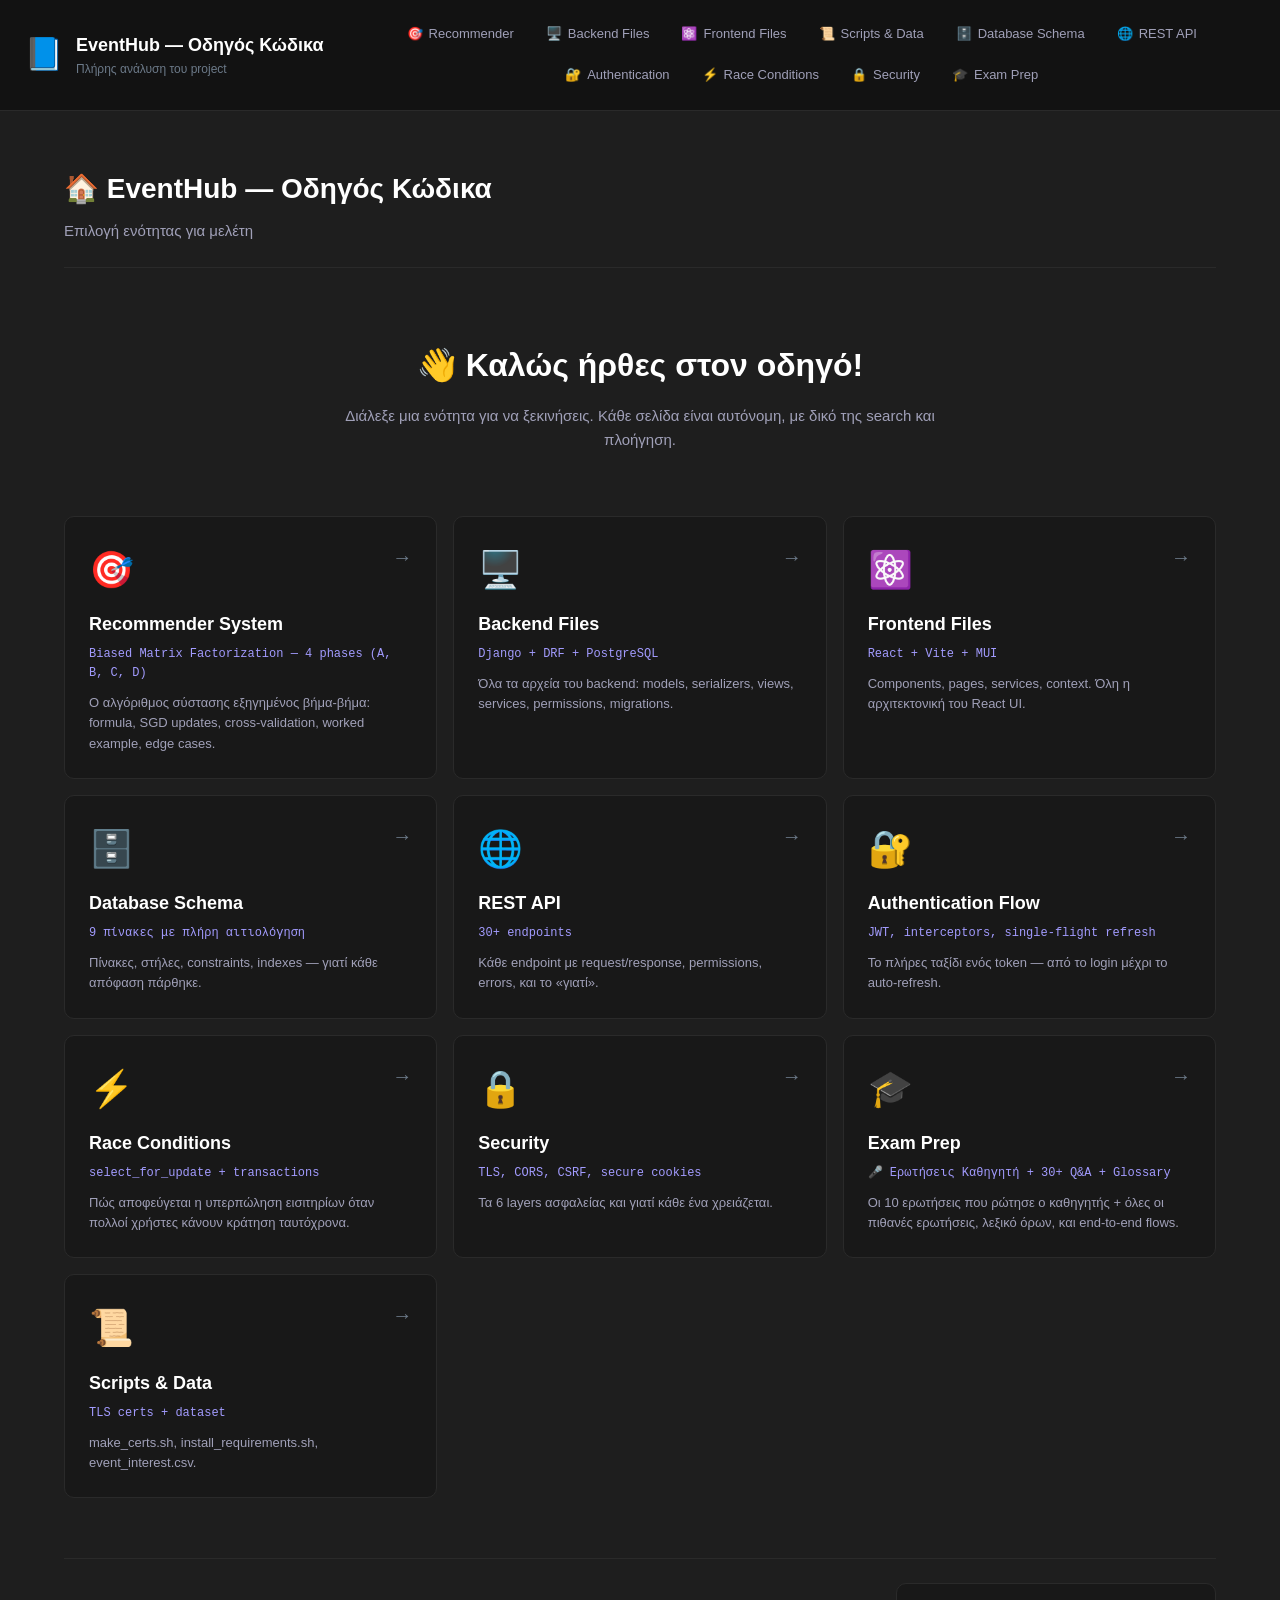
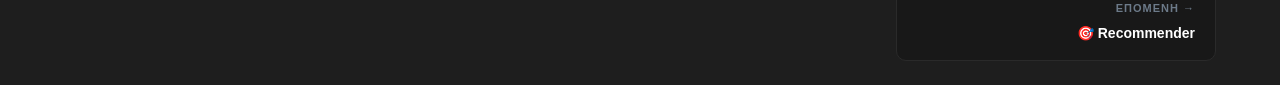
<file: index.html>
<!DOCTYPE html>
<html lang="el">
<head>
  <meta charset="UTF-8" />
  <meta name="viewport" content="width=device-width, initial-scale=1.0" />
  <title>Αρχική · EventHub Docs</title>
  <link rel="stylesheet" href="styles.css" />
</head>
<body data-page="index">
  <div id="app-shell"></div>

  <script src="docs.js"></script>
  <script src="data.js"></script>
  <script src="nav.js"></script>
  <script src="page.js"></script>
</body>
</html>
</file>
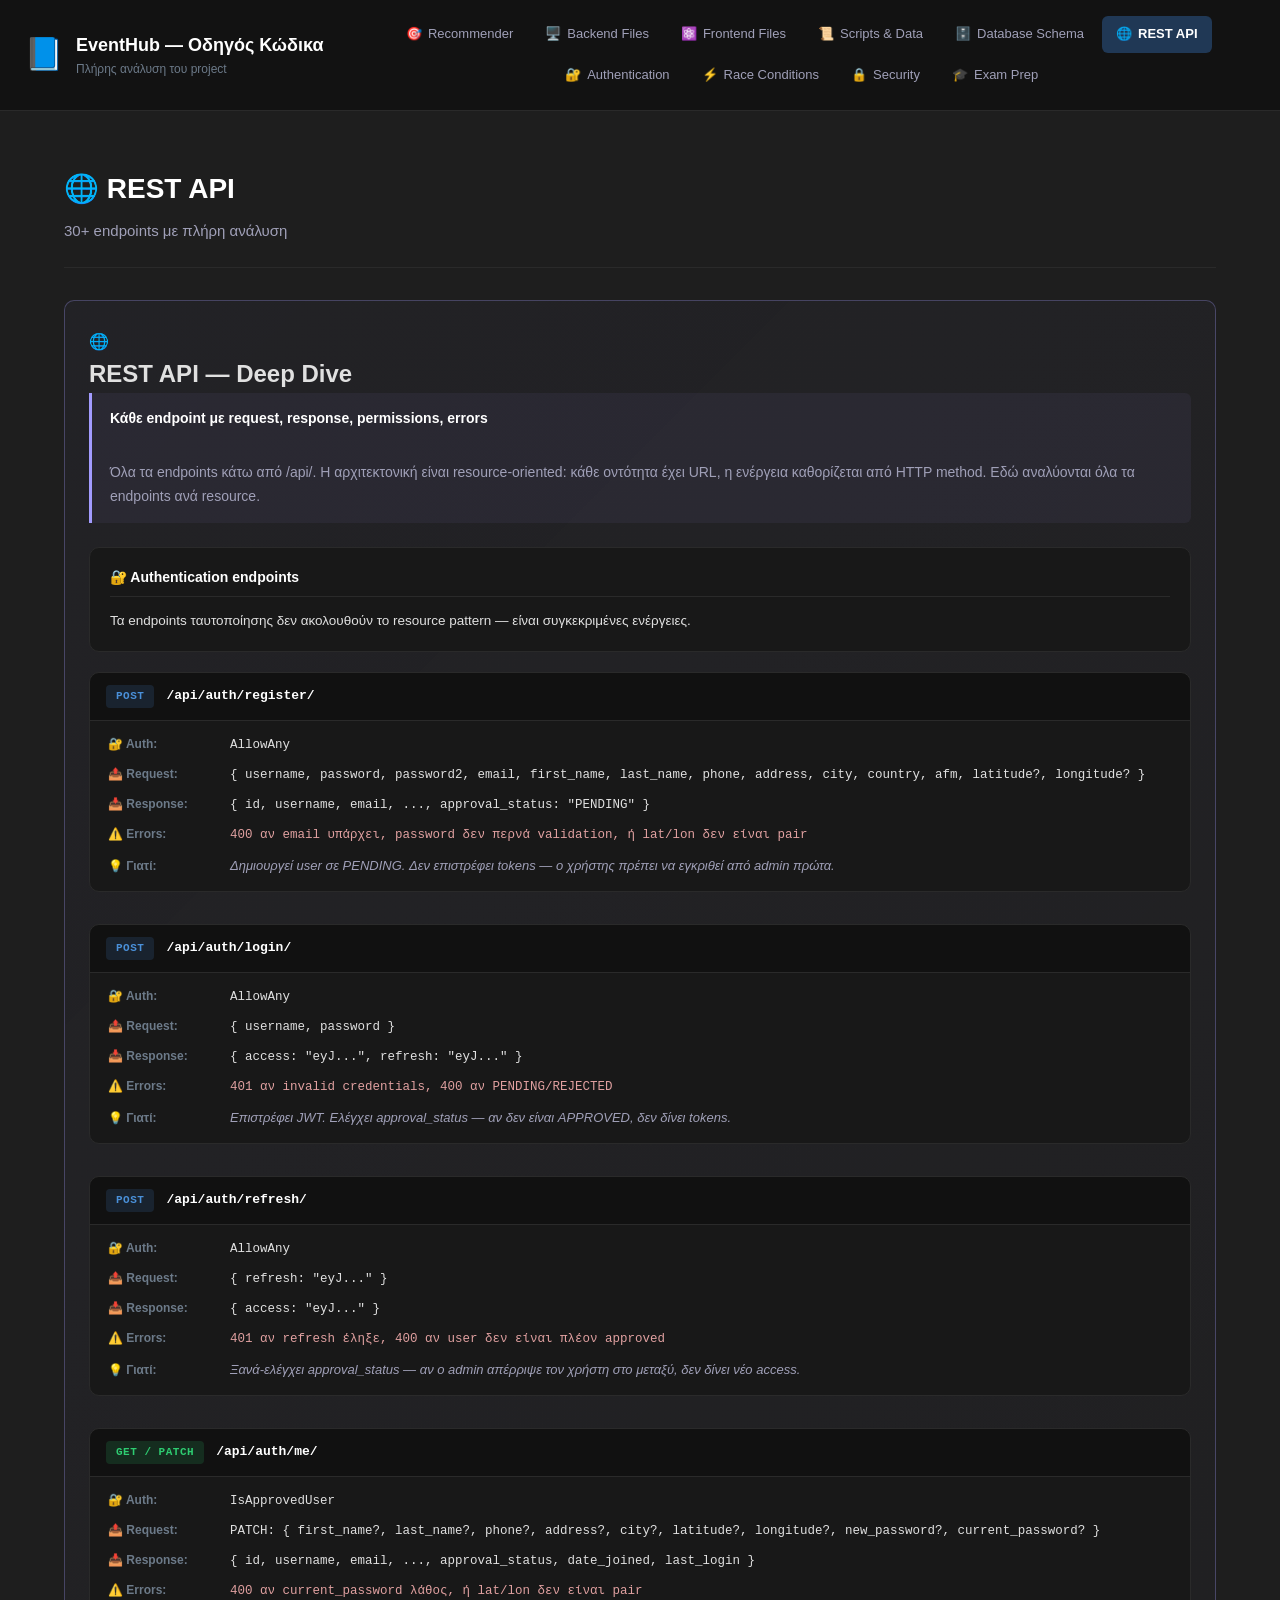
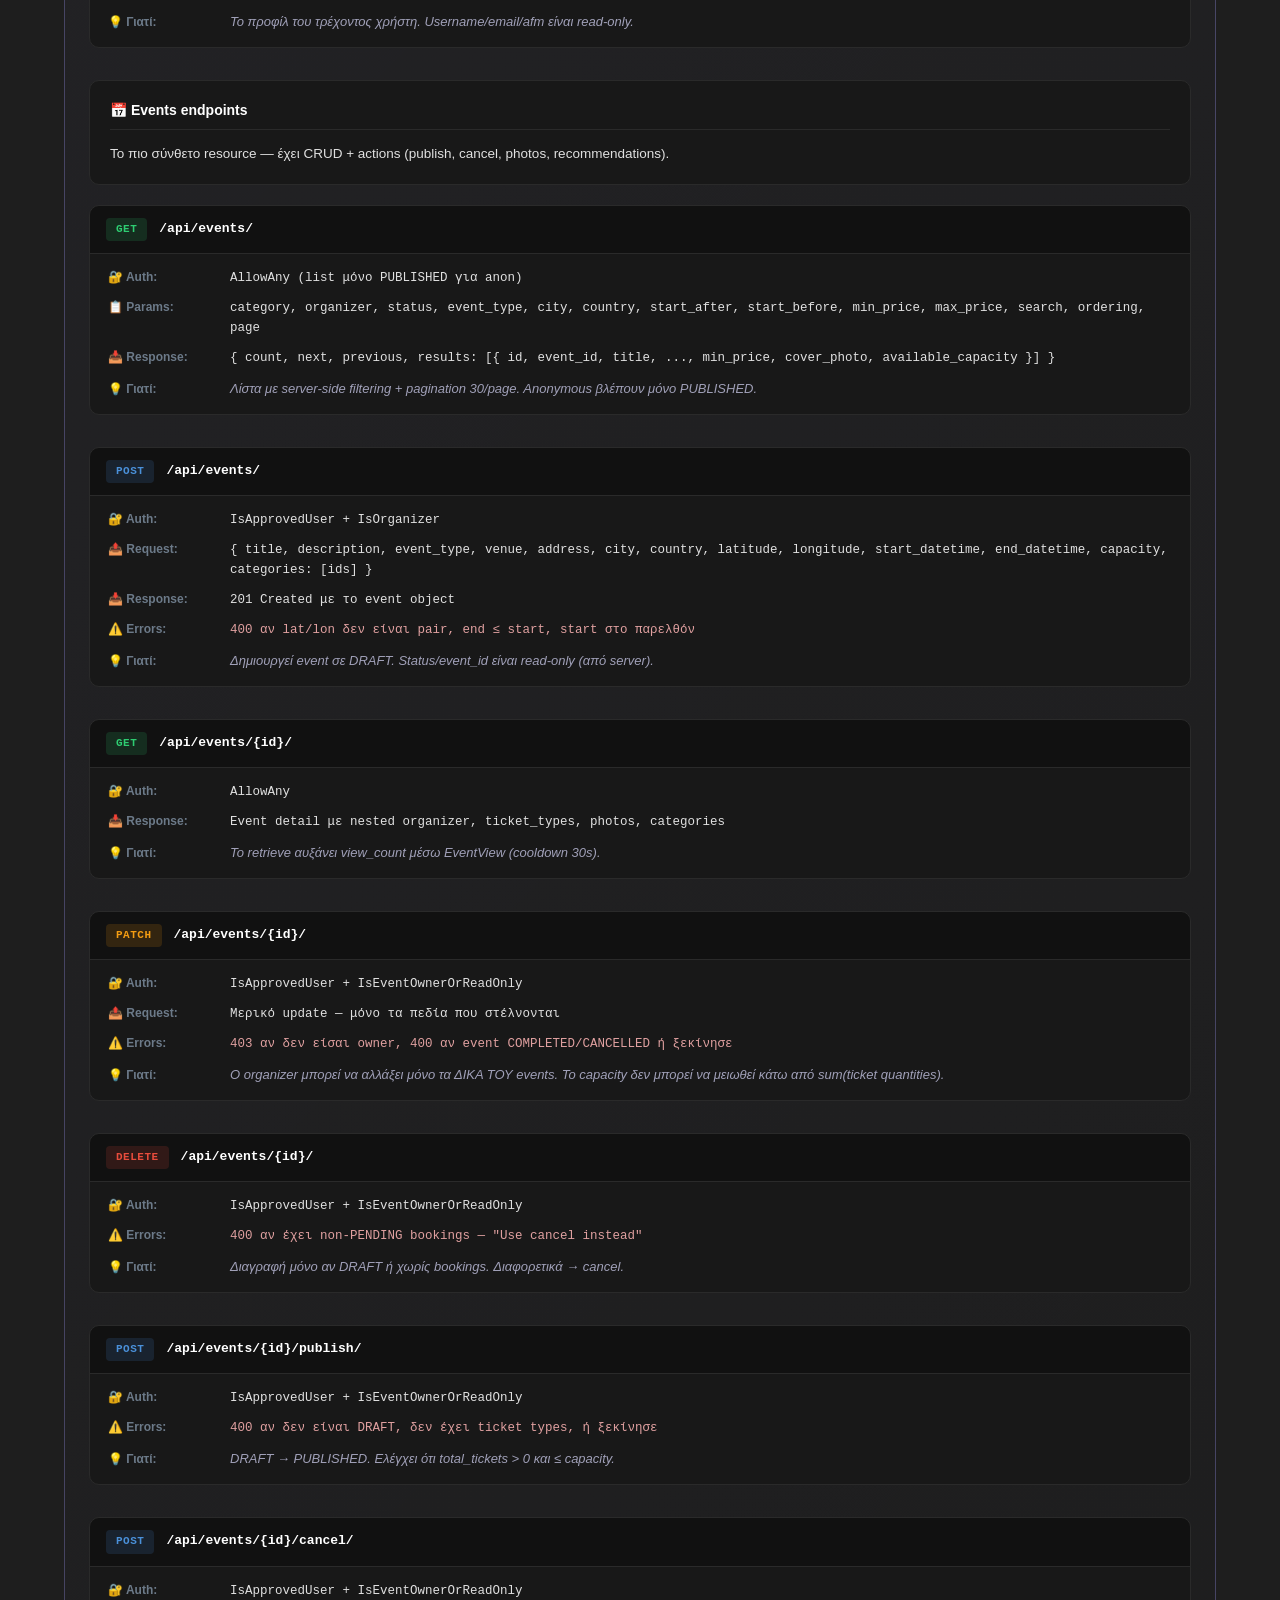
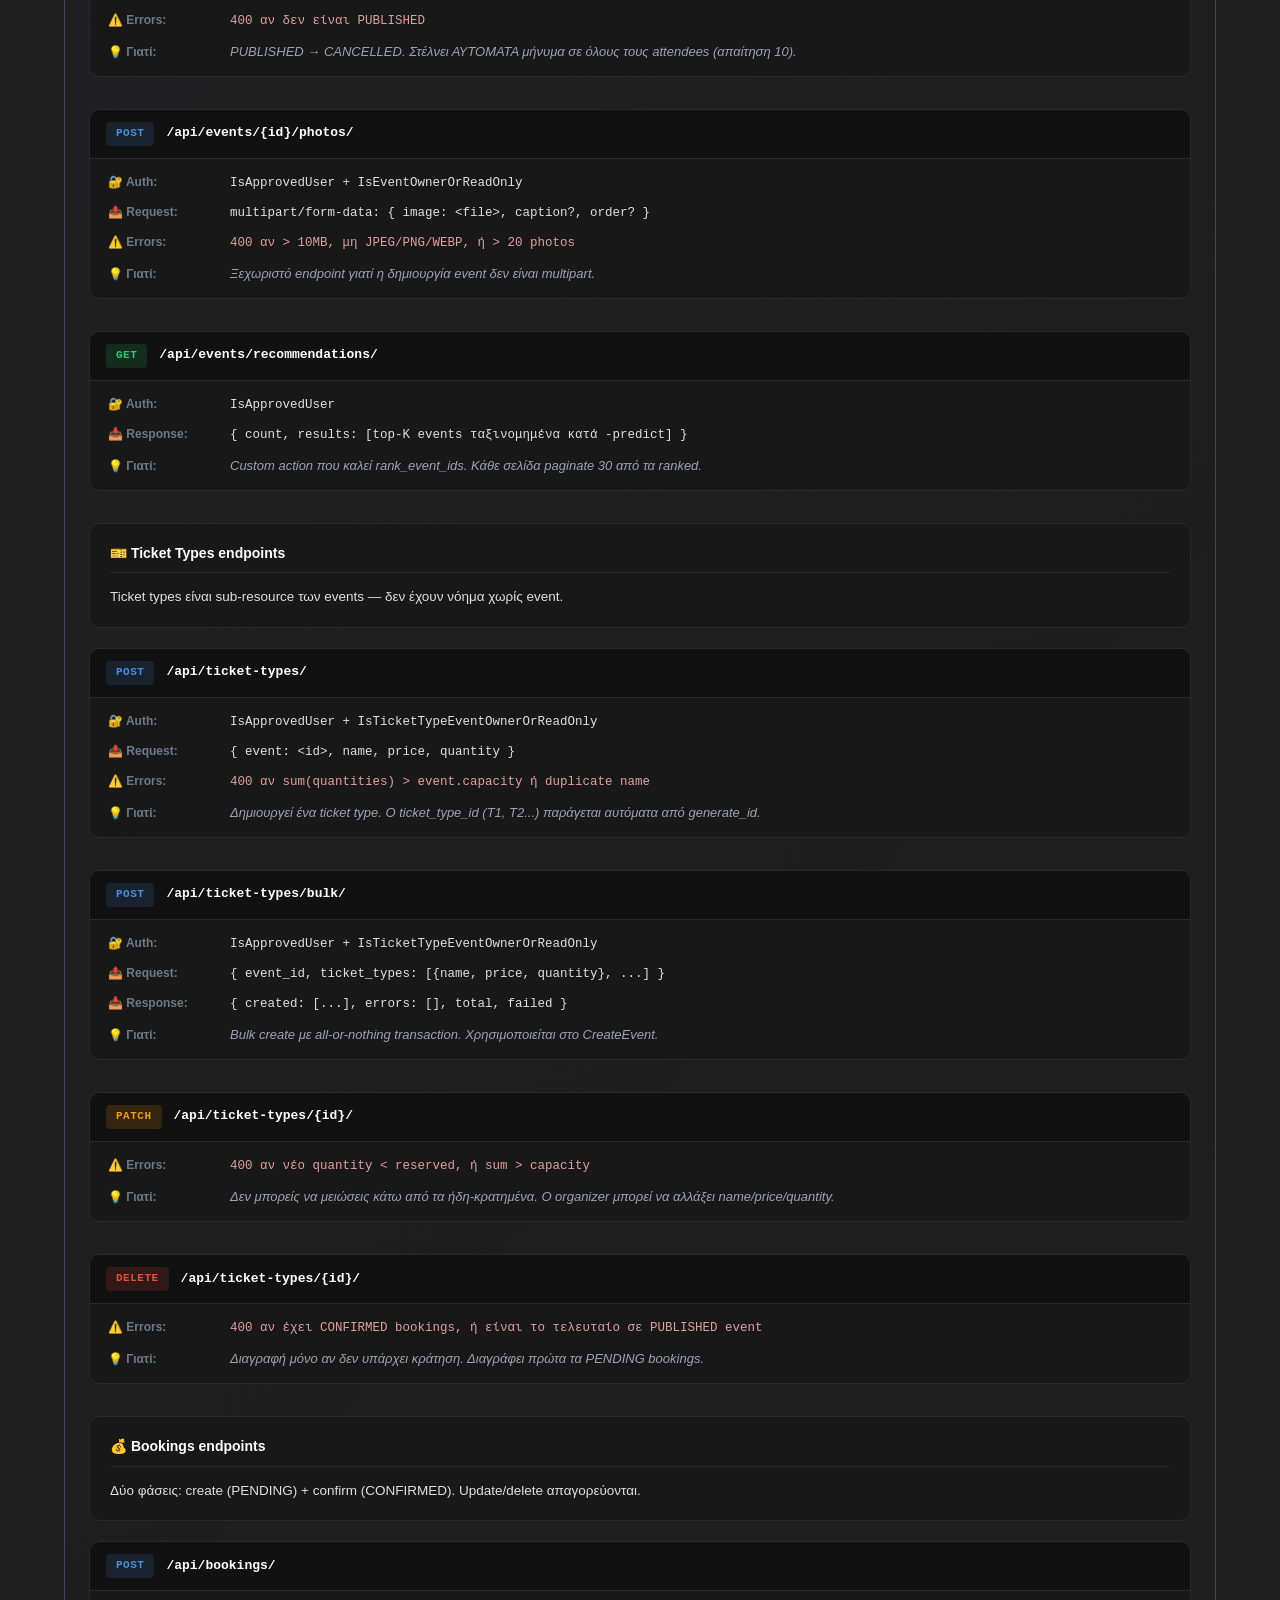
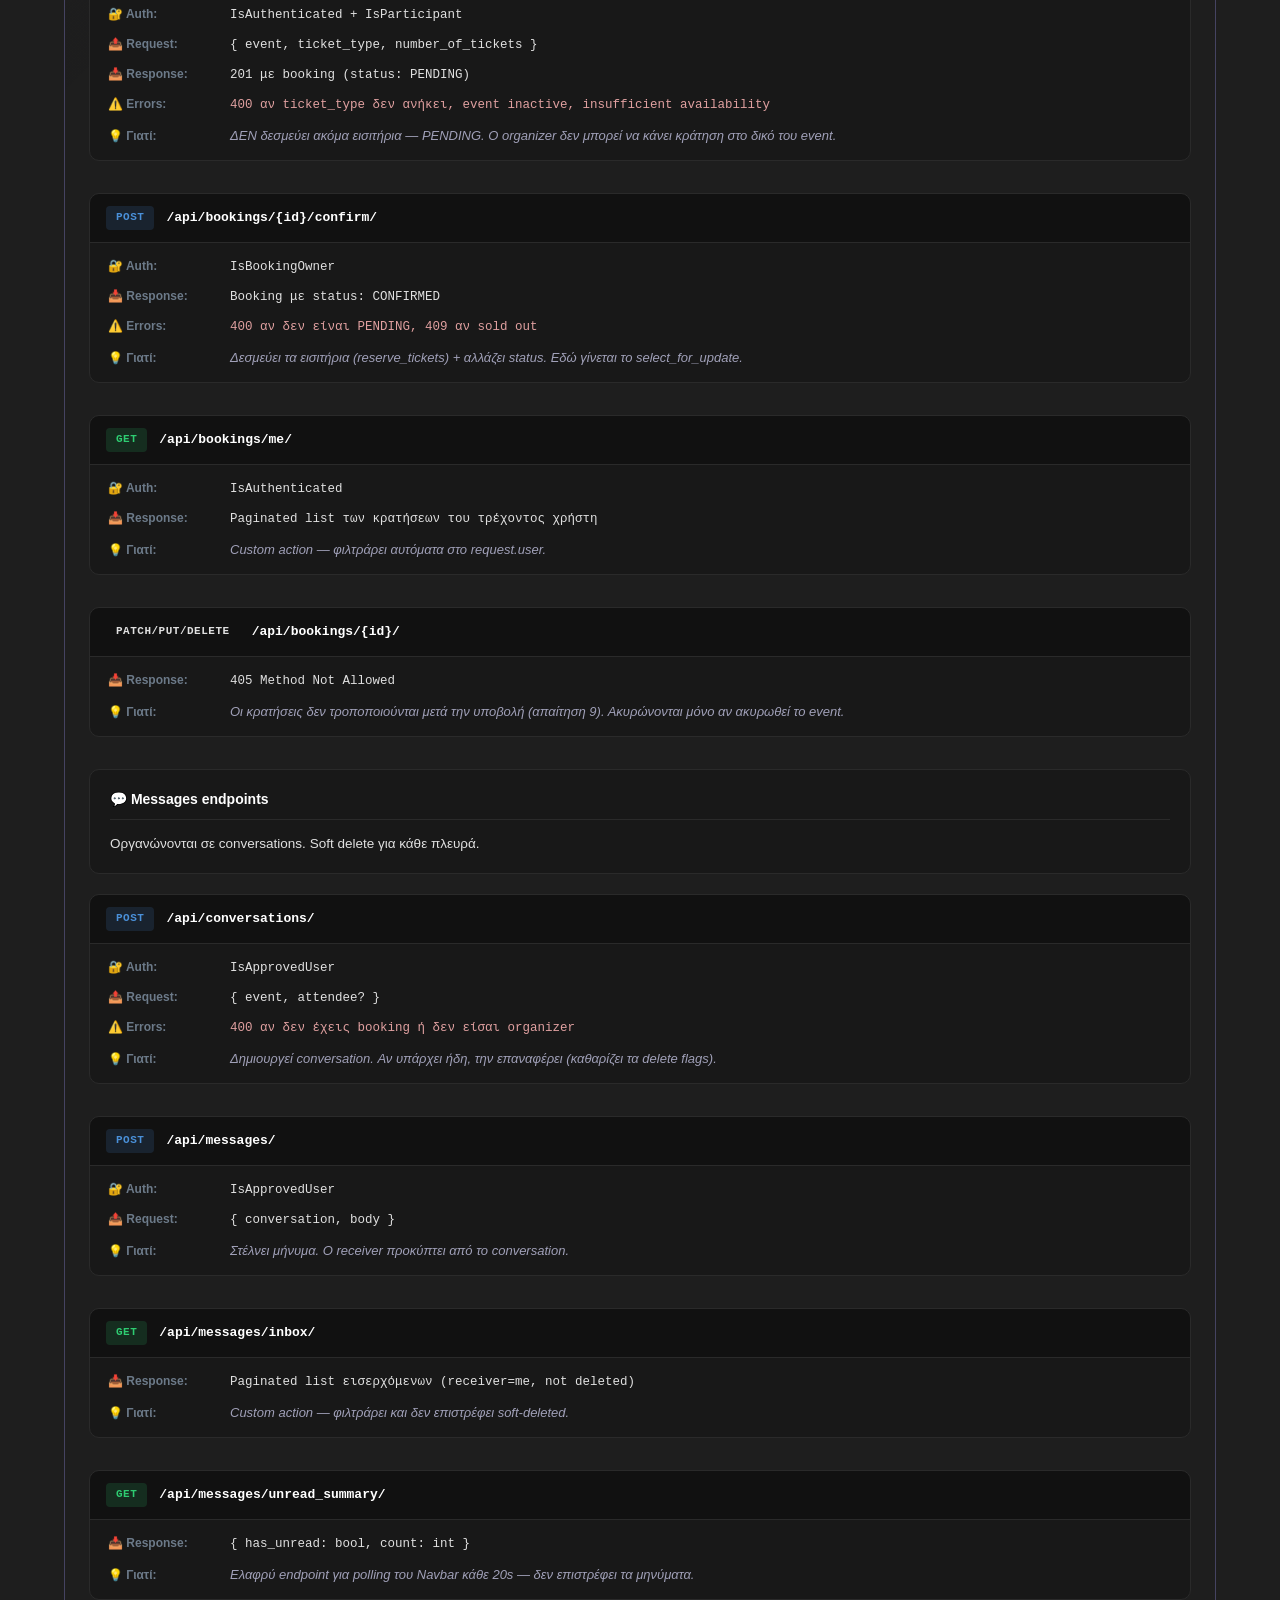
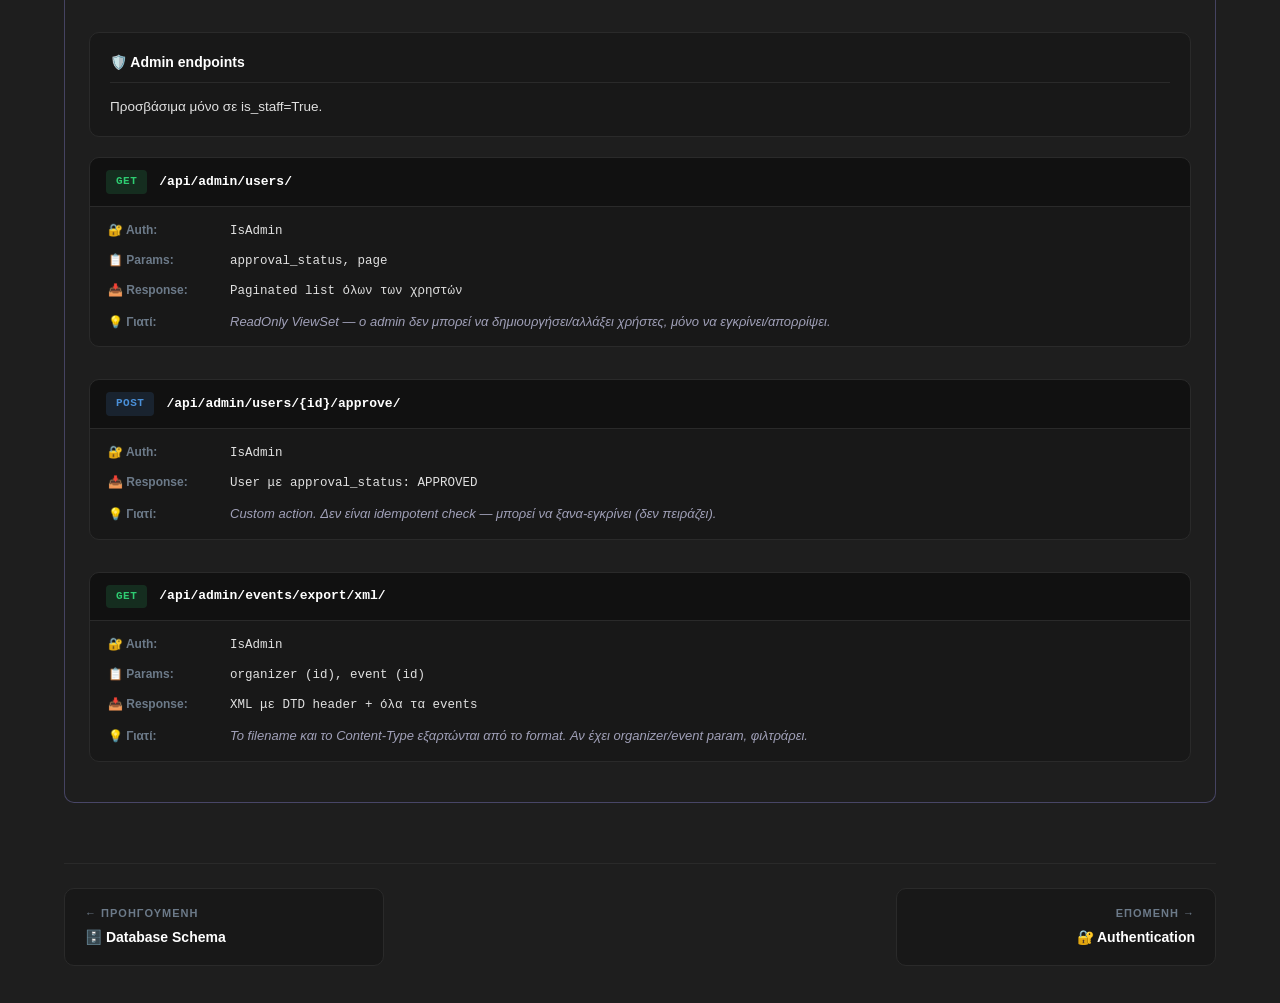
<file: api.html>
<!DOCTYPE html>
<html lang="el">
<head>
  <meta charset="UTF-8" />
  <meta name="viewport" content="width=device-width, initial-scale=1.0" />
  <title>REST API · EventHub Docs</title>
  <link rel="stylesheet" href="styles.css" />
</head>
<body data-page="api">
  <div id="app-shell"></div>
  <script src="docs.js"></script>
  <script src="data.js"></script>
  <script src="nav.js"></script>
  <script>
    const key = document.body.dataset.page;
    const [title, subtitle] = PAGE_TITLES[key] || ['EventHub Docs', ''];
    document.title = title.replace(/^[^ ]+ /, '') + ' · EventHub Docs';
    mountShell(key, title, subtitle);
  </script>
  <script src="page.js"></script>
</body>
</html>
</file>
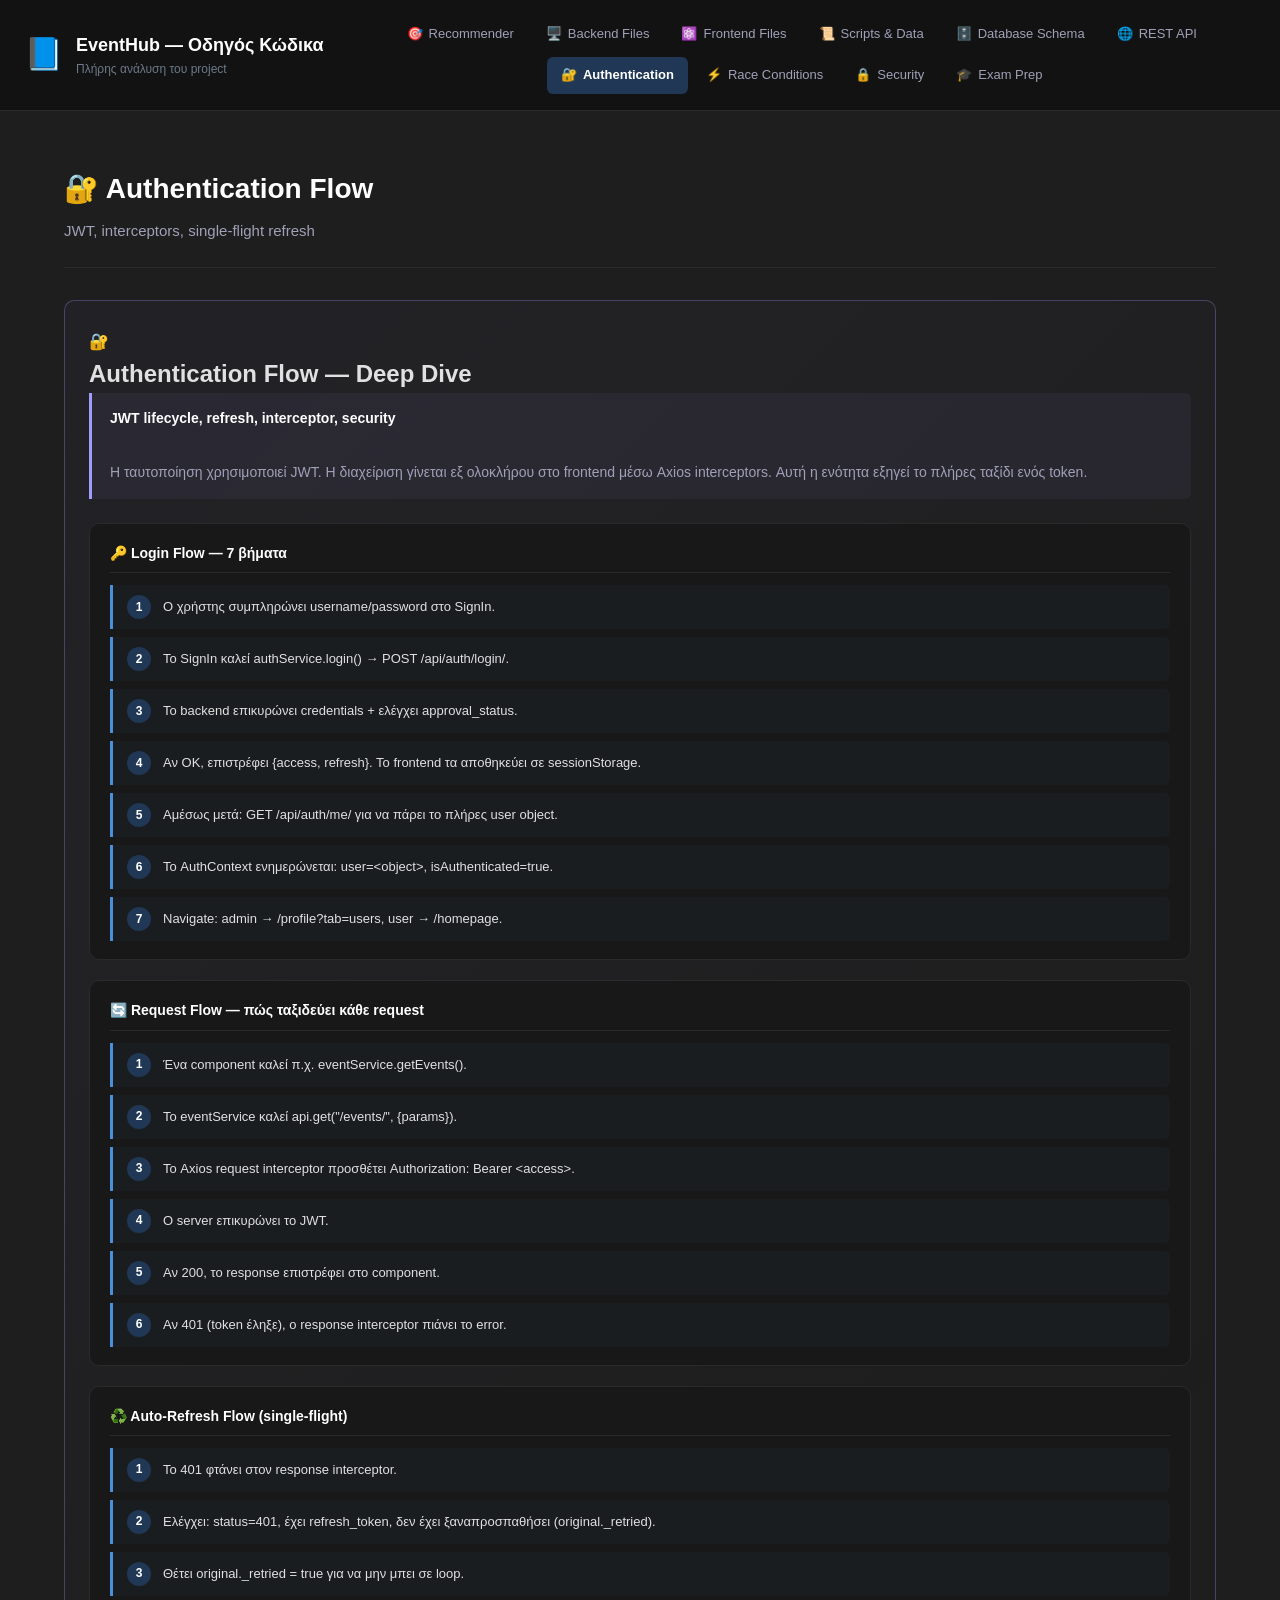
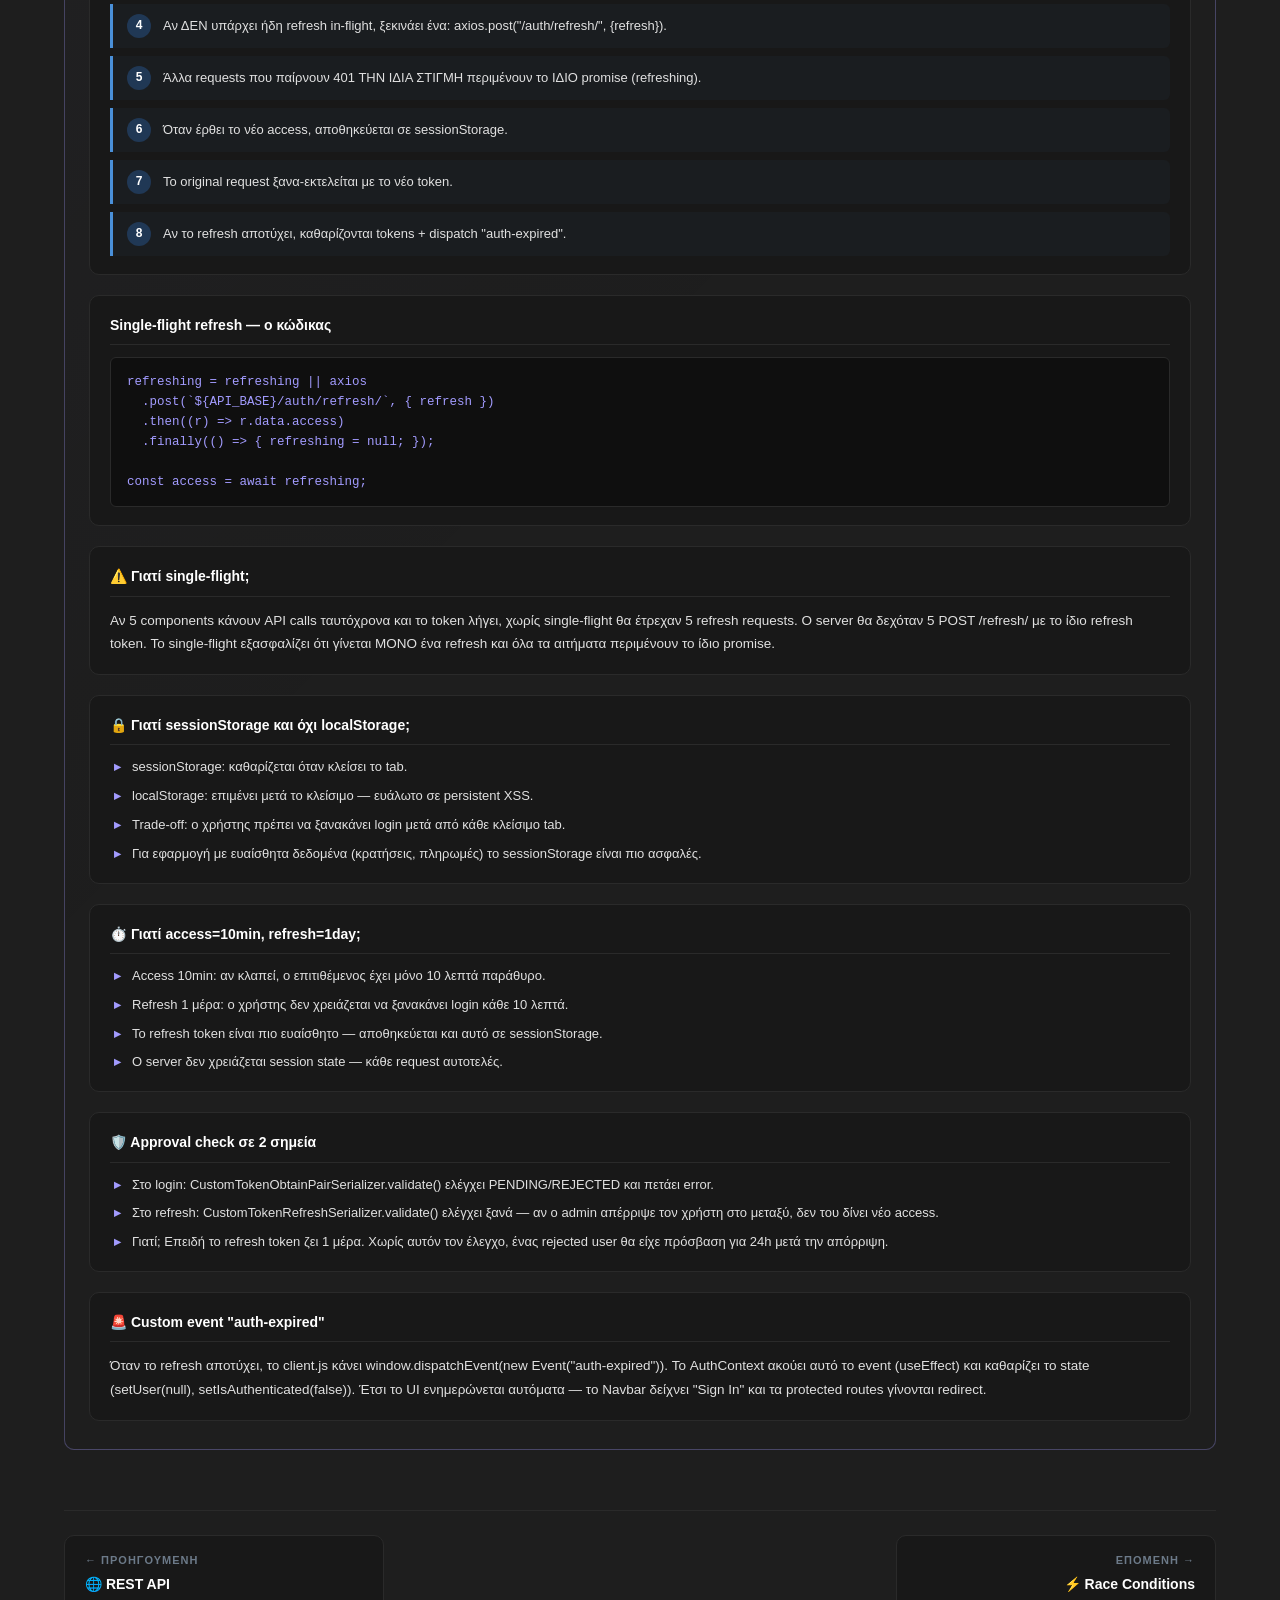
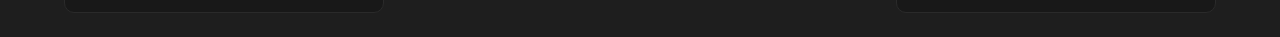
<file: auth.html>
<!DOCTYPE html>
<html lang="el">
<head>
  <meta charset="UTF-8" />
  <meta name="viewport" content="width=device-width, initial-scale=1.0" />
  <title>Authentication · EventHub Docs</title>
  <link rel="stylesheet" href="styles.css" />
</head>
<body data-page="auth">
  <div id="app-shell"></div>
  <script src="docs.js"></script>
  <script src="data.js"></script>
  <script src="nav.js"></script>
  <script>
    const key = document.body.dataset.page;
    const [title, subtitle] = PAGE_TITLES[key] || ['EventHub Docs', ''];
    document.title = title.replace(/^[^ ]+ /, '') + ' · EventHub Docs';
    mountShell(key, title, subtitle);
  </script>
  <script src="page.js"></script>
</body>
</html>
</file>
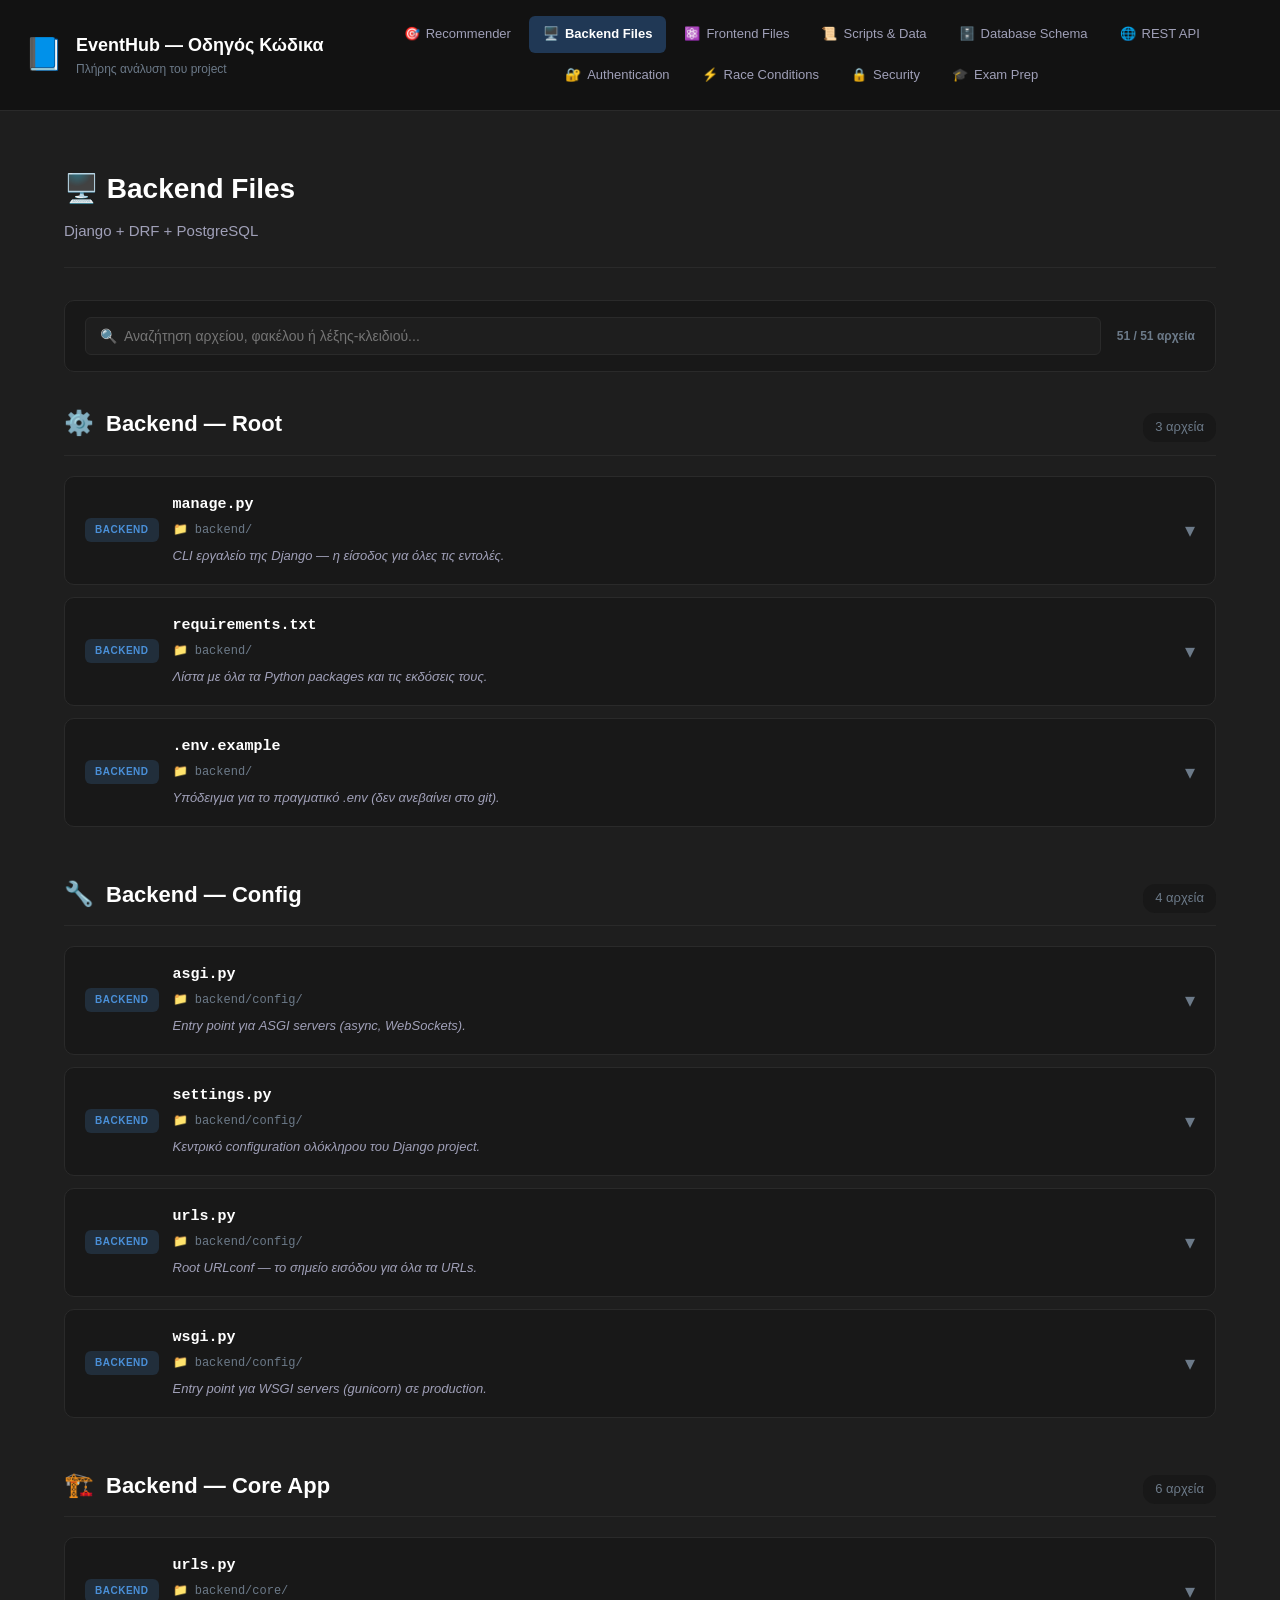
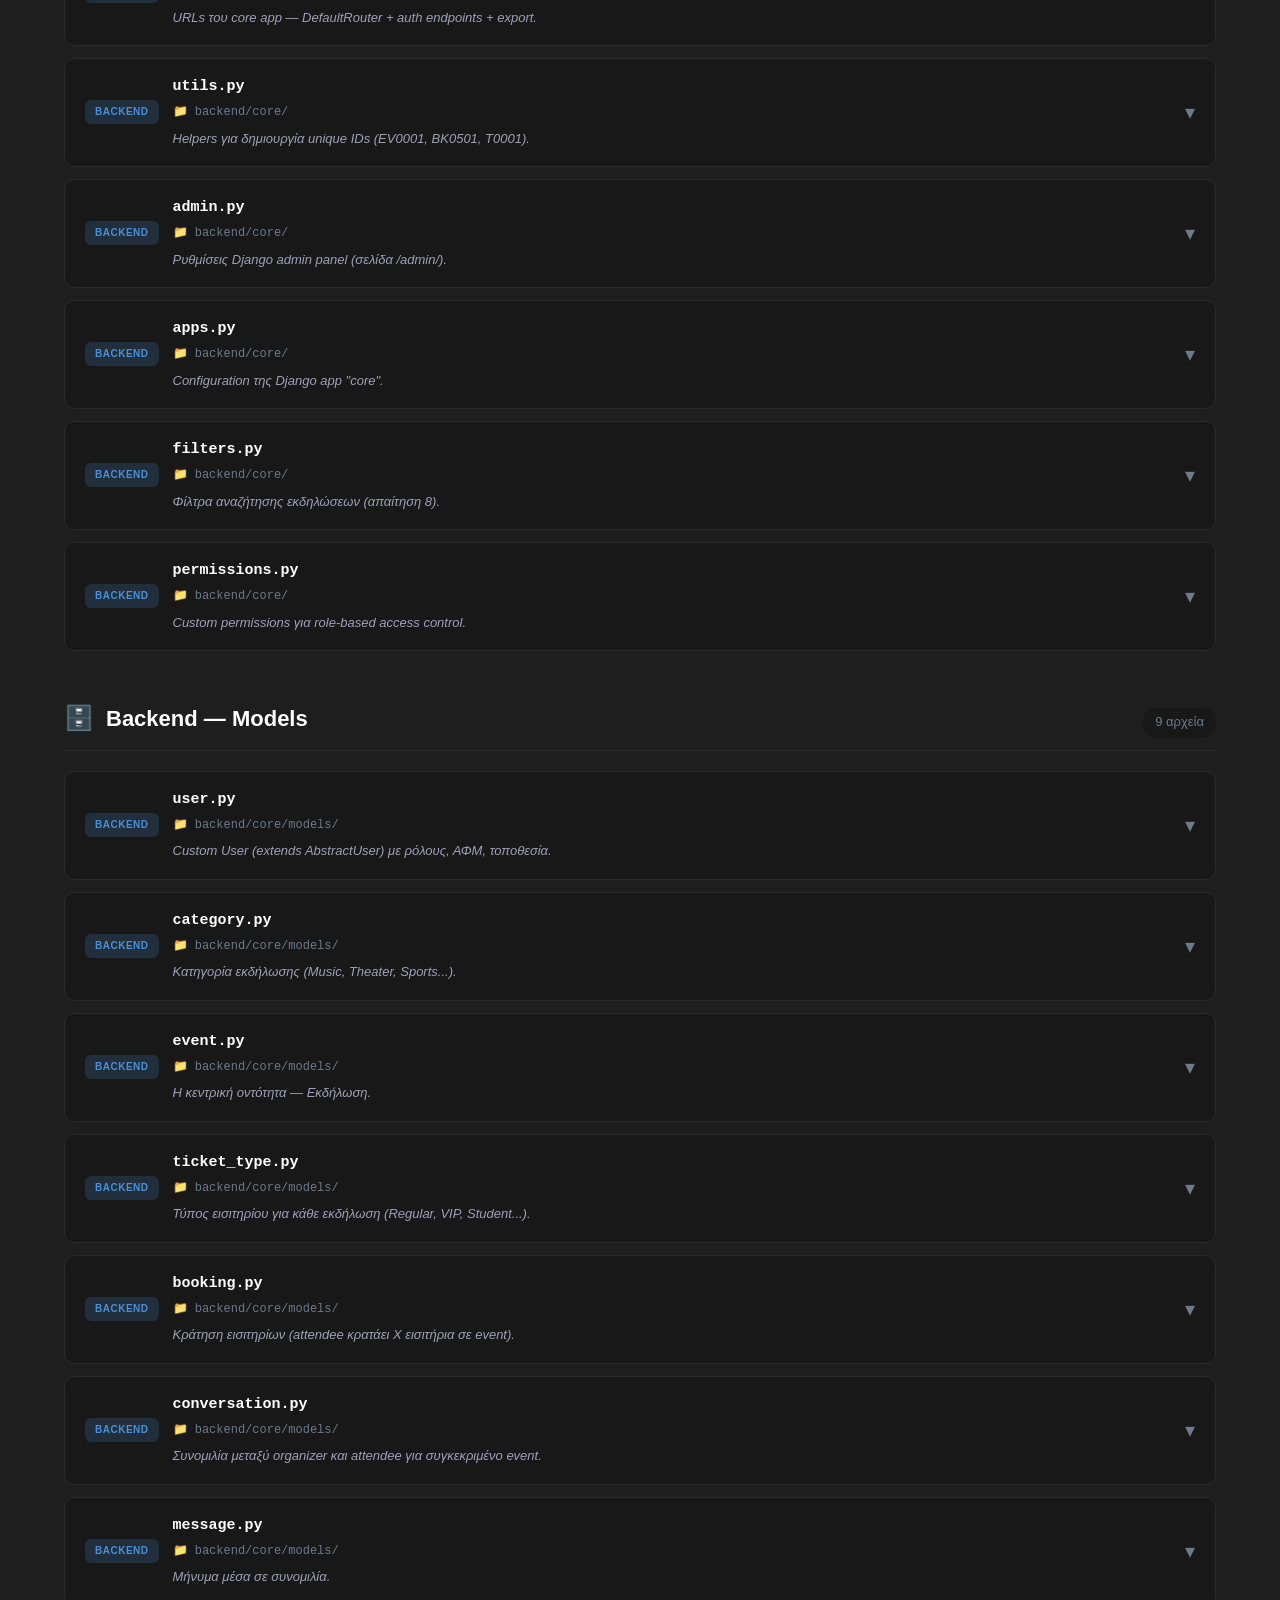
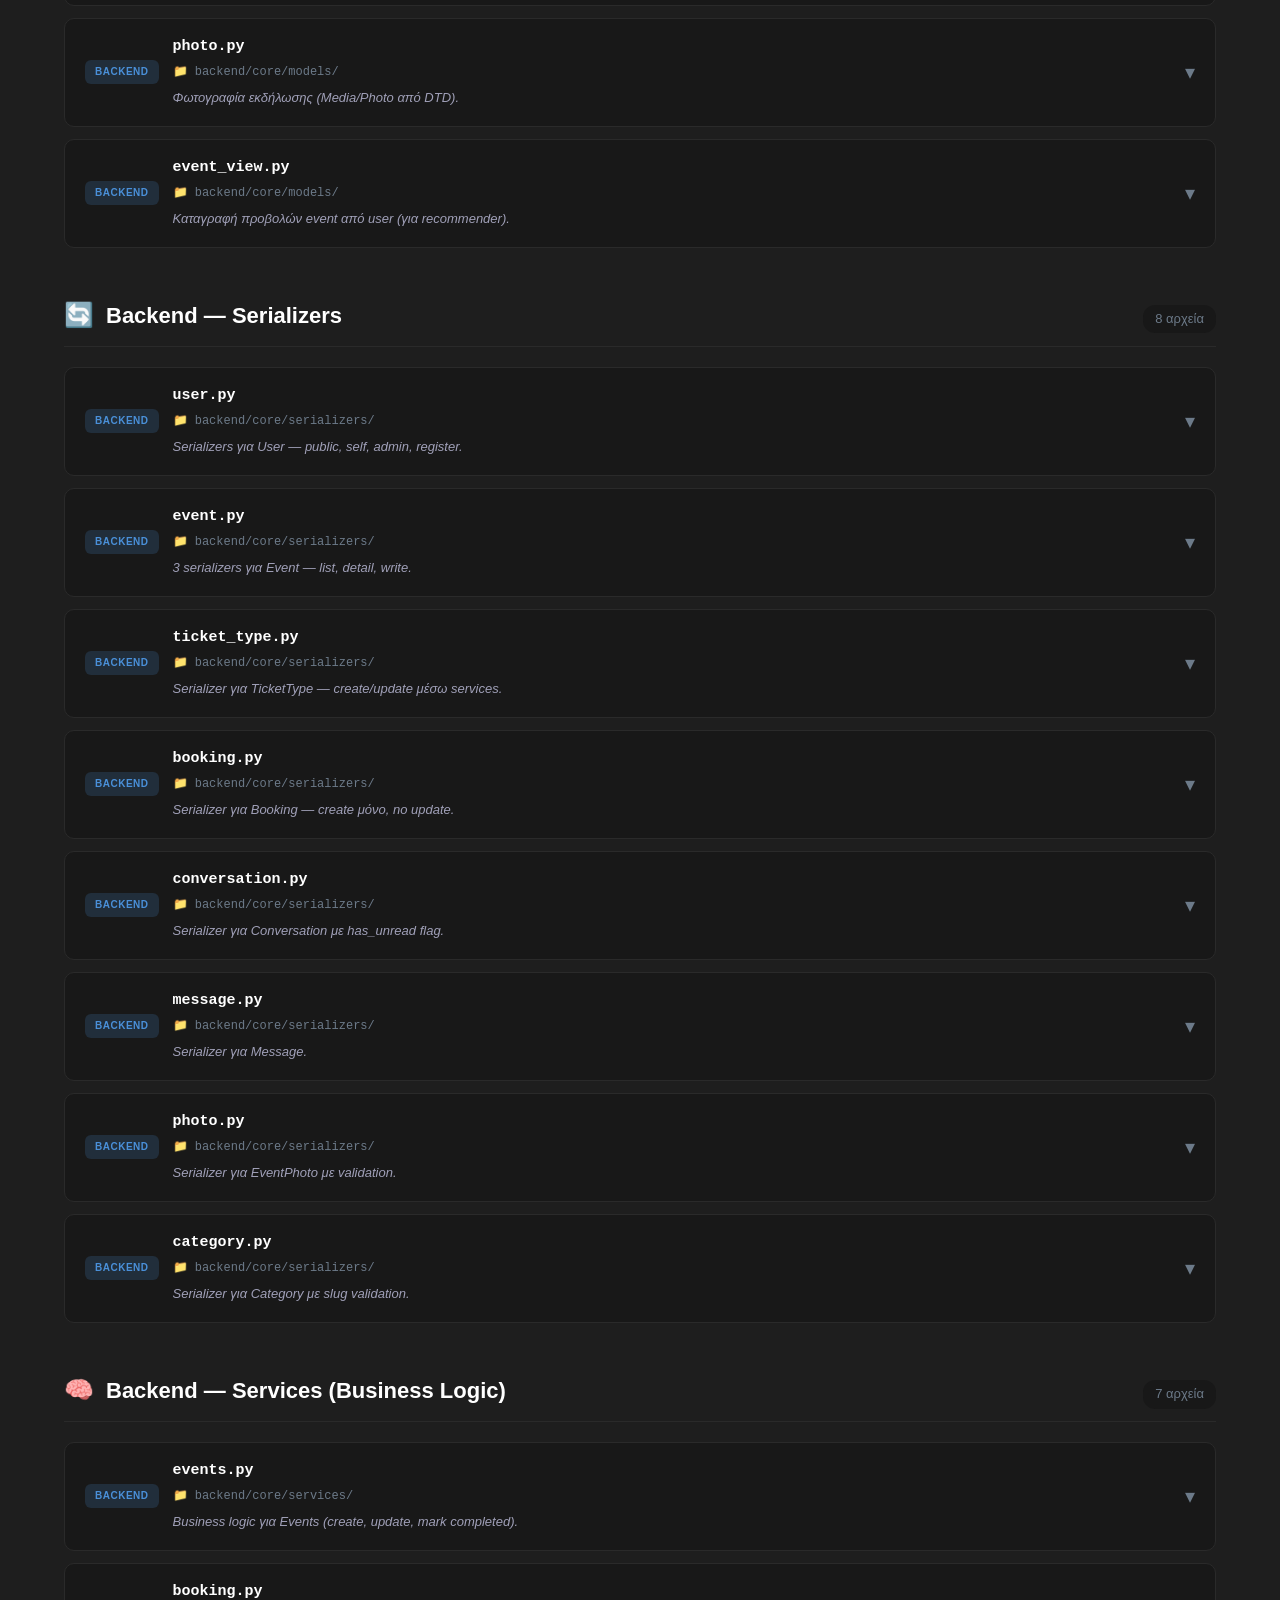
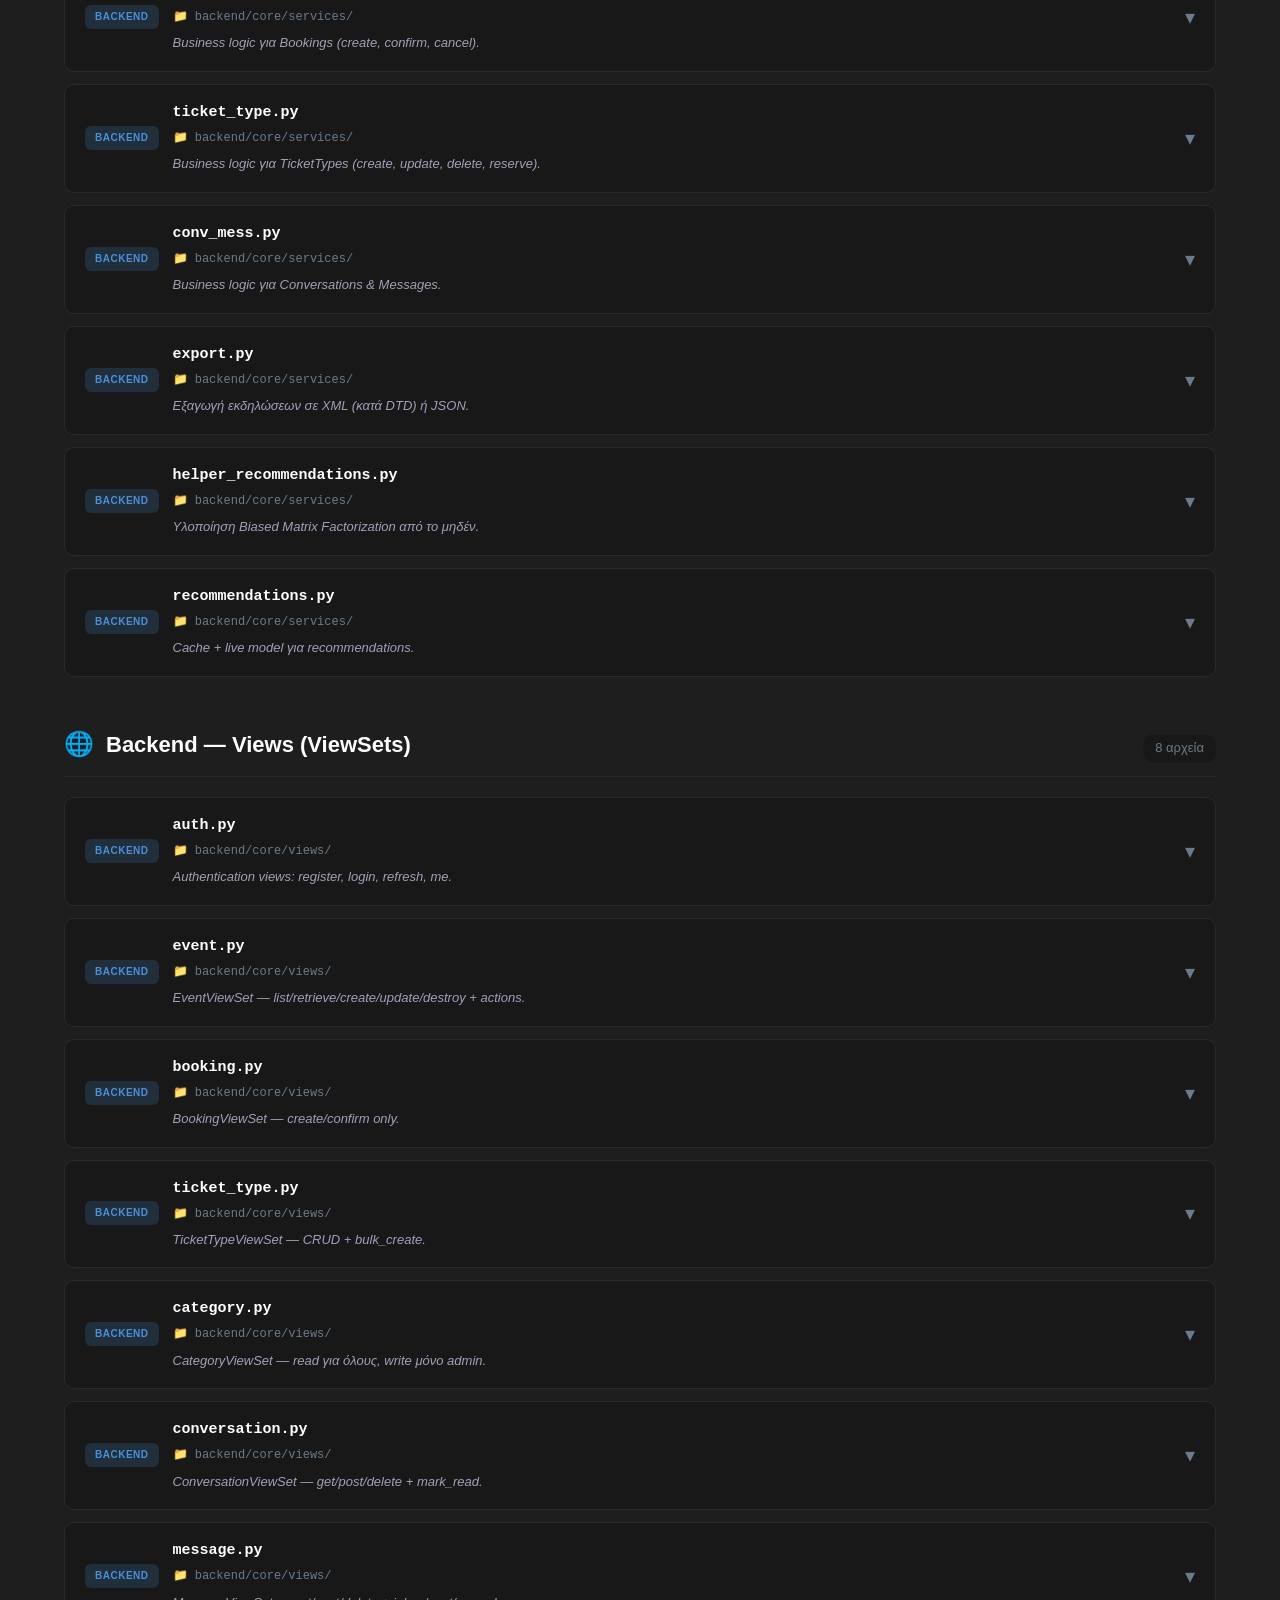
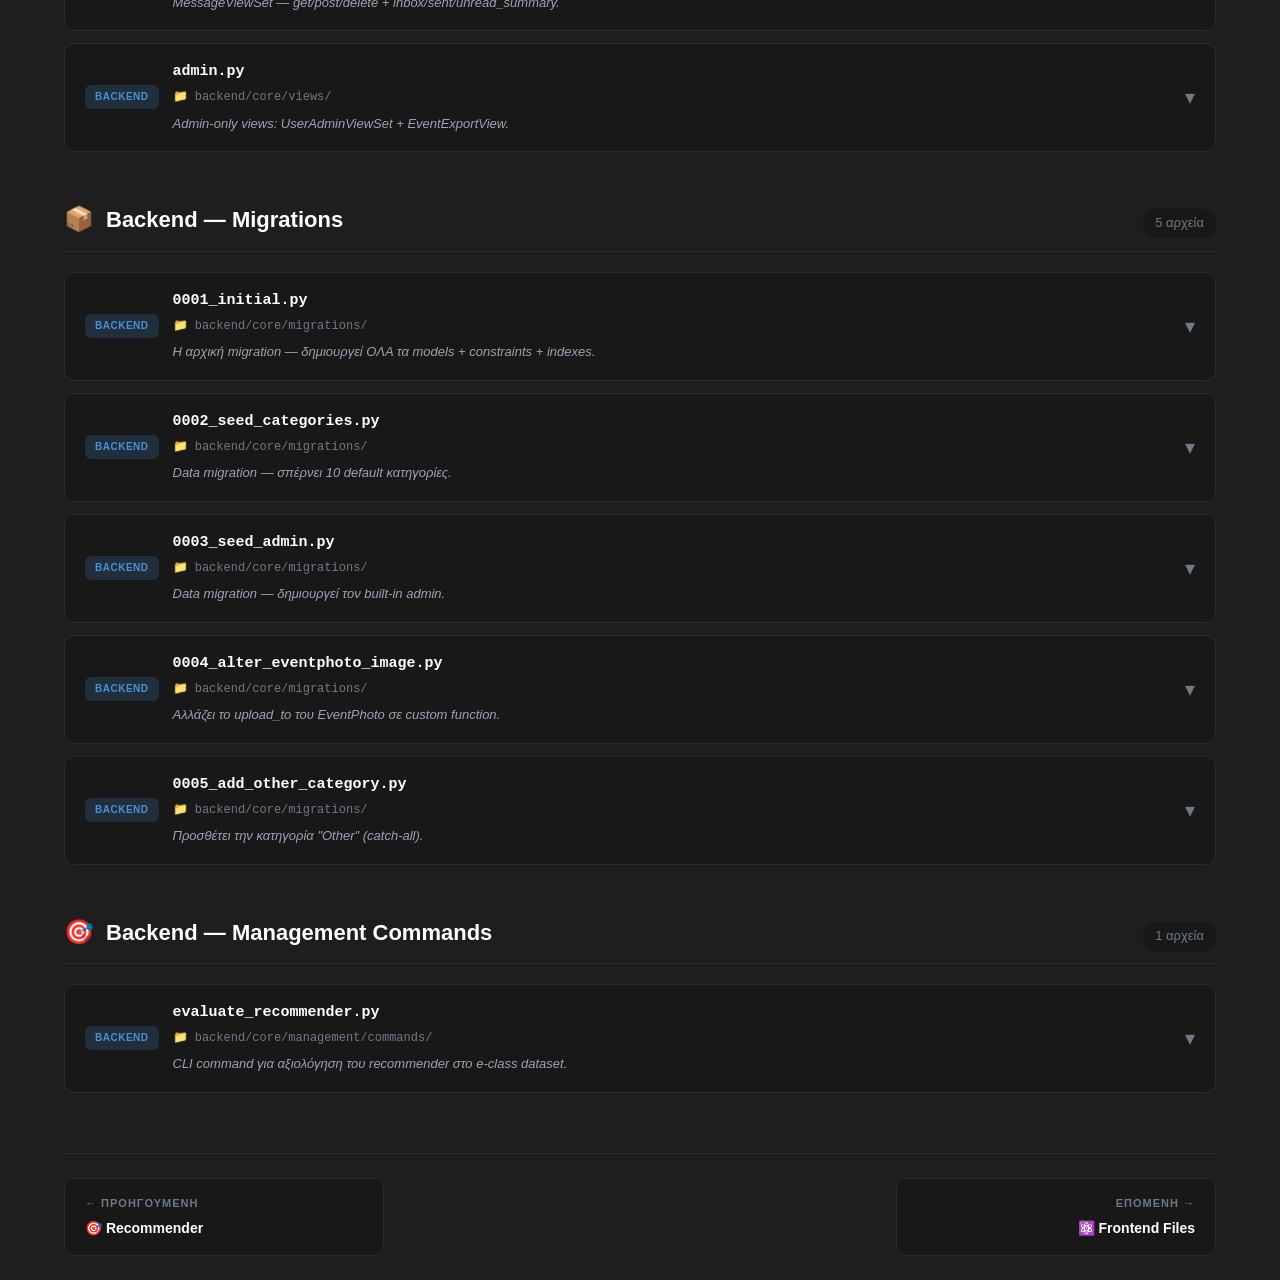
<file: backend.html>
<!DOCTYPE html>
<html lang="el">
<head>
  <meta charset="UTF-8" />
  <meta name="viewport" content="width=device-width, initial-scale=1.0" />
  <title>Backend Files · EventHub Docs</title>
  <link rel="stylesheet" href="styles.css" />
</head>
<body data-page="backend">
  <div id="app-shell"></div>
  <script src="docs.js"></script>
  <script src="data.js"></script>
  <script src="nav.js"></script>
  <script>
    const key = document.body.dataset.page;
    const [title, subtitle] = PAGE_TITLES[key] || ['EventHub Docs', ''];
    document.title = title.replace(/^[^ ]+ /, '') + ' · EventHub Docs';
    mountShell(key, title, subtitle);
  </script>
  <script src="page.js"></script>
</body>
</html>
</file>
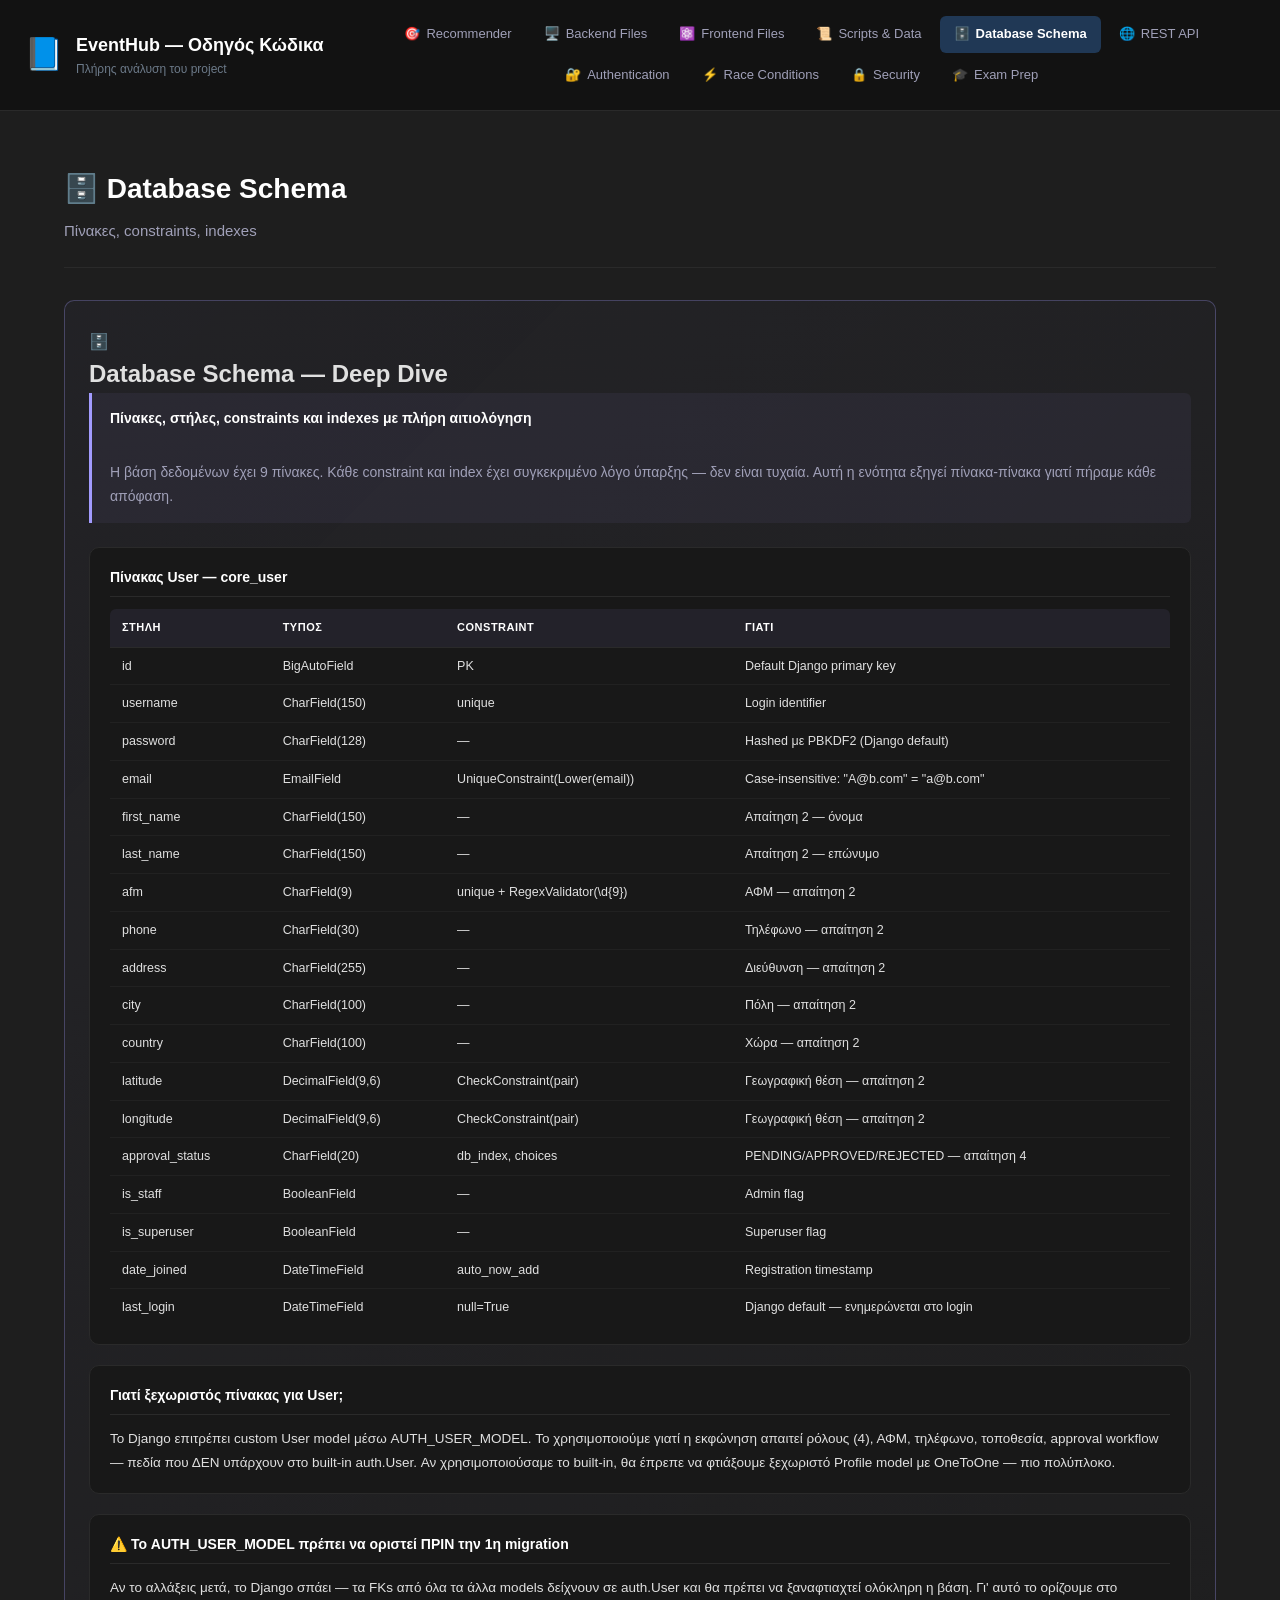
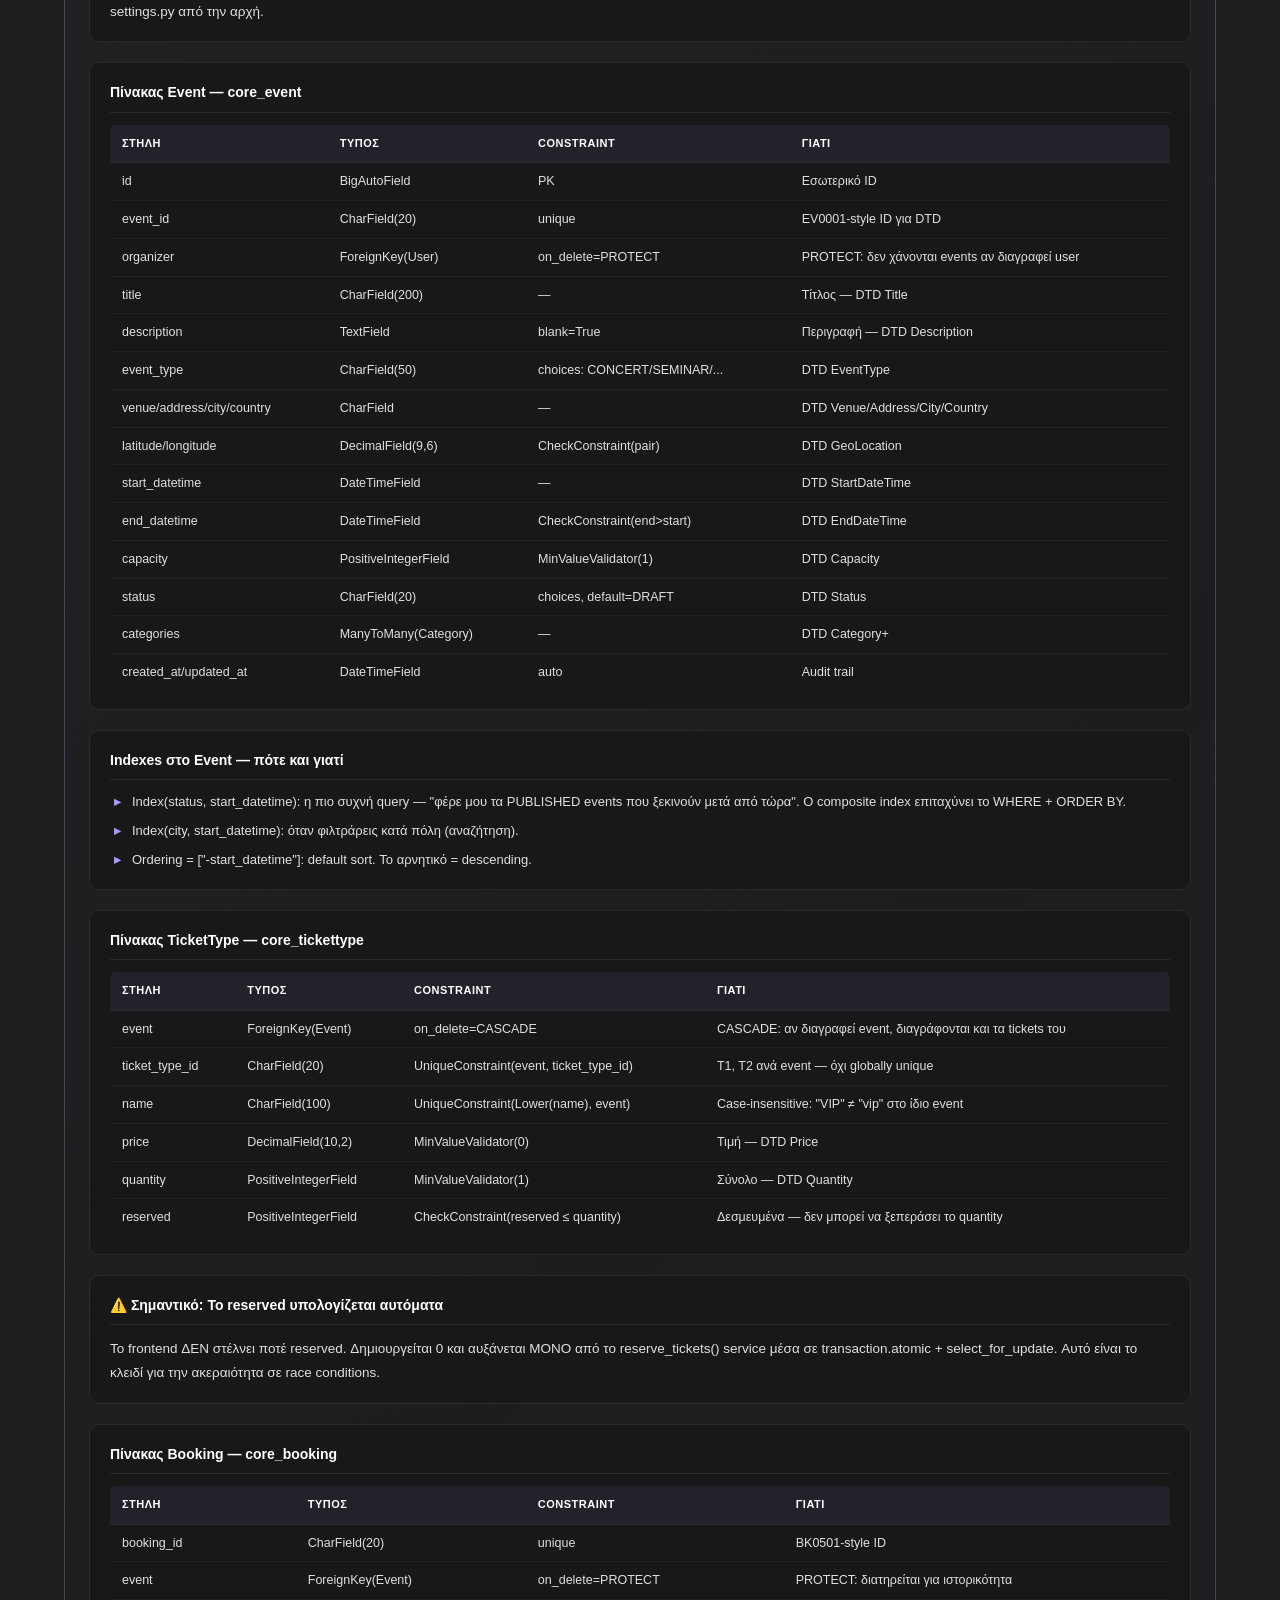
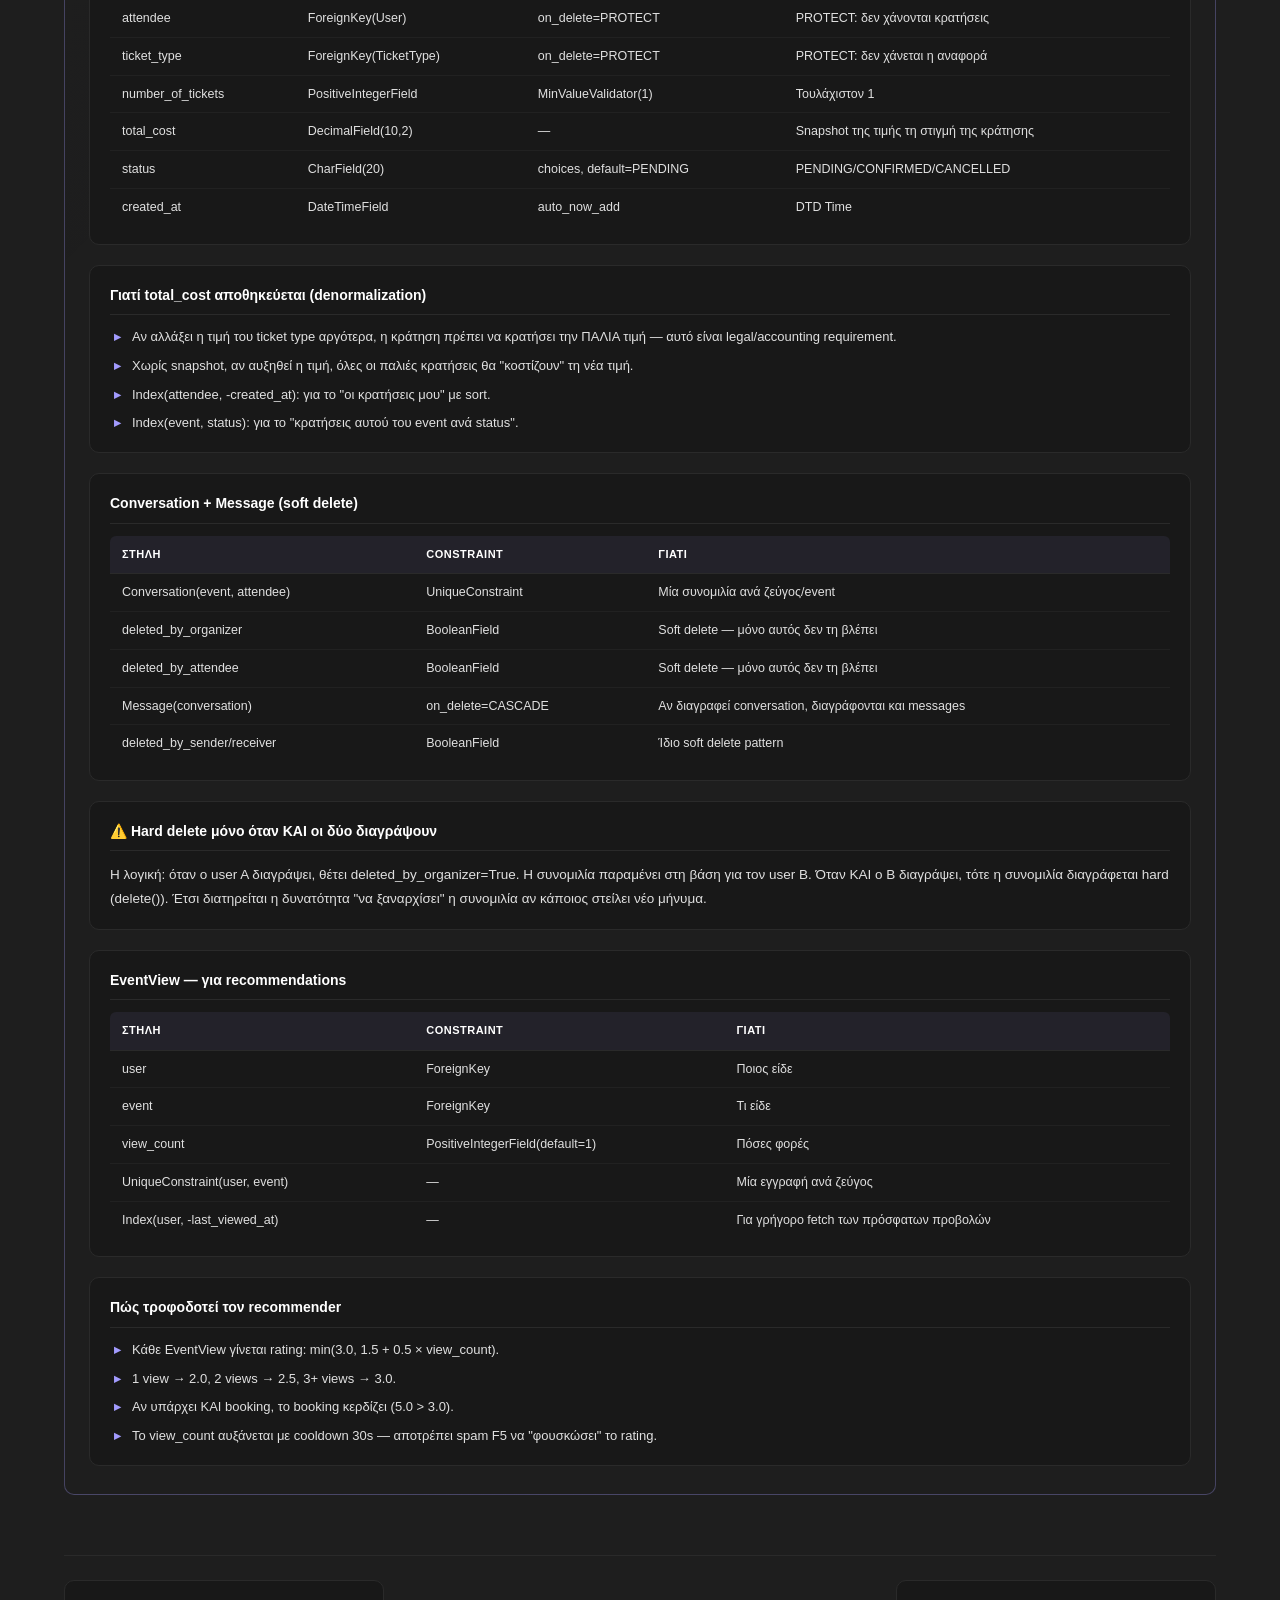
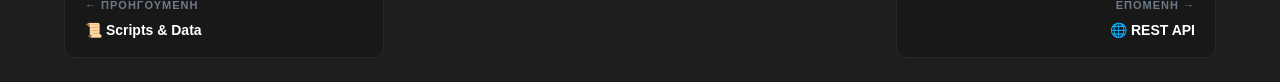
<file: database.html>
<!DOCTYPE html>
<html lang="el">
<head>
  <meta charset="UTF-8" />
  <meta name="viewport" content="width=device-width, initial-scale=1.0" />
  <title>Database Schema · EventHub Docs</title>
  <link rel="stylesheet" href="styles.css" />
</head>
<body data-page="database">
  <div id="app-shell"></div>
  <script src="docs.js"></script>
  <script src="data.js"></script>
  <script src="nav.js"></script>
  <script>
    const key = document.body.dataset.page;
    const [title, subtitle] = PAGE_TITLES[key] || ['EventHub Docs', ''];
    document.title = title.replace(/^[^ ]+ /, '') + ' · EventHub Docs';
    mountShell(key, title, subtitle);
  </script>
  <script src="page.js"></script>
</body>
</html>
</file>
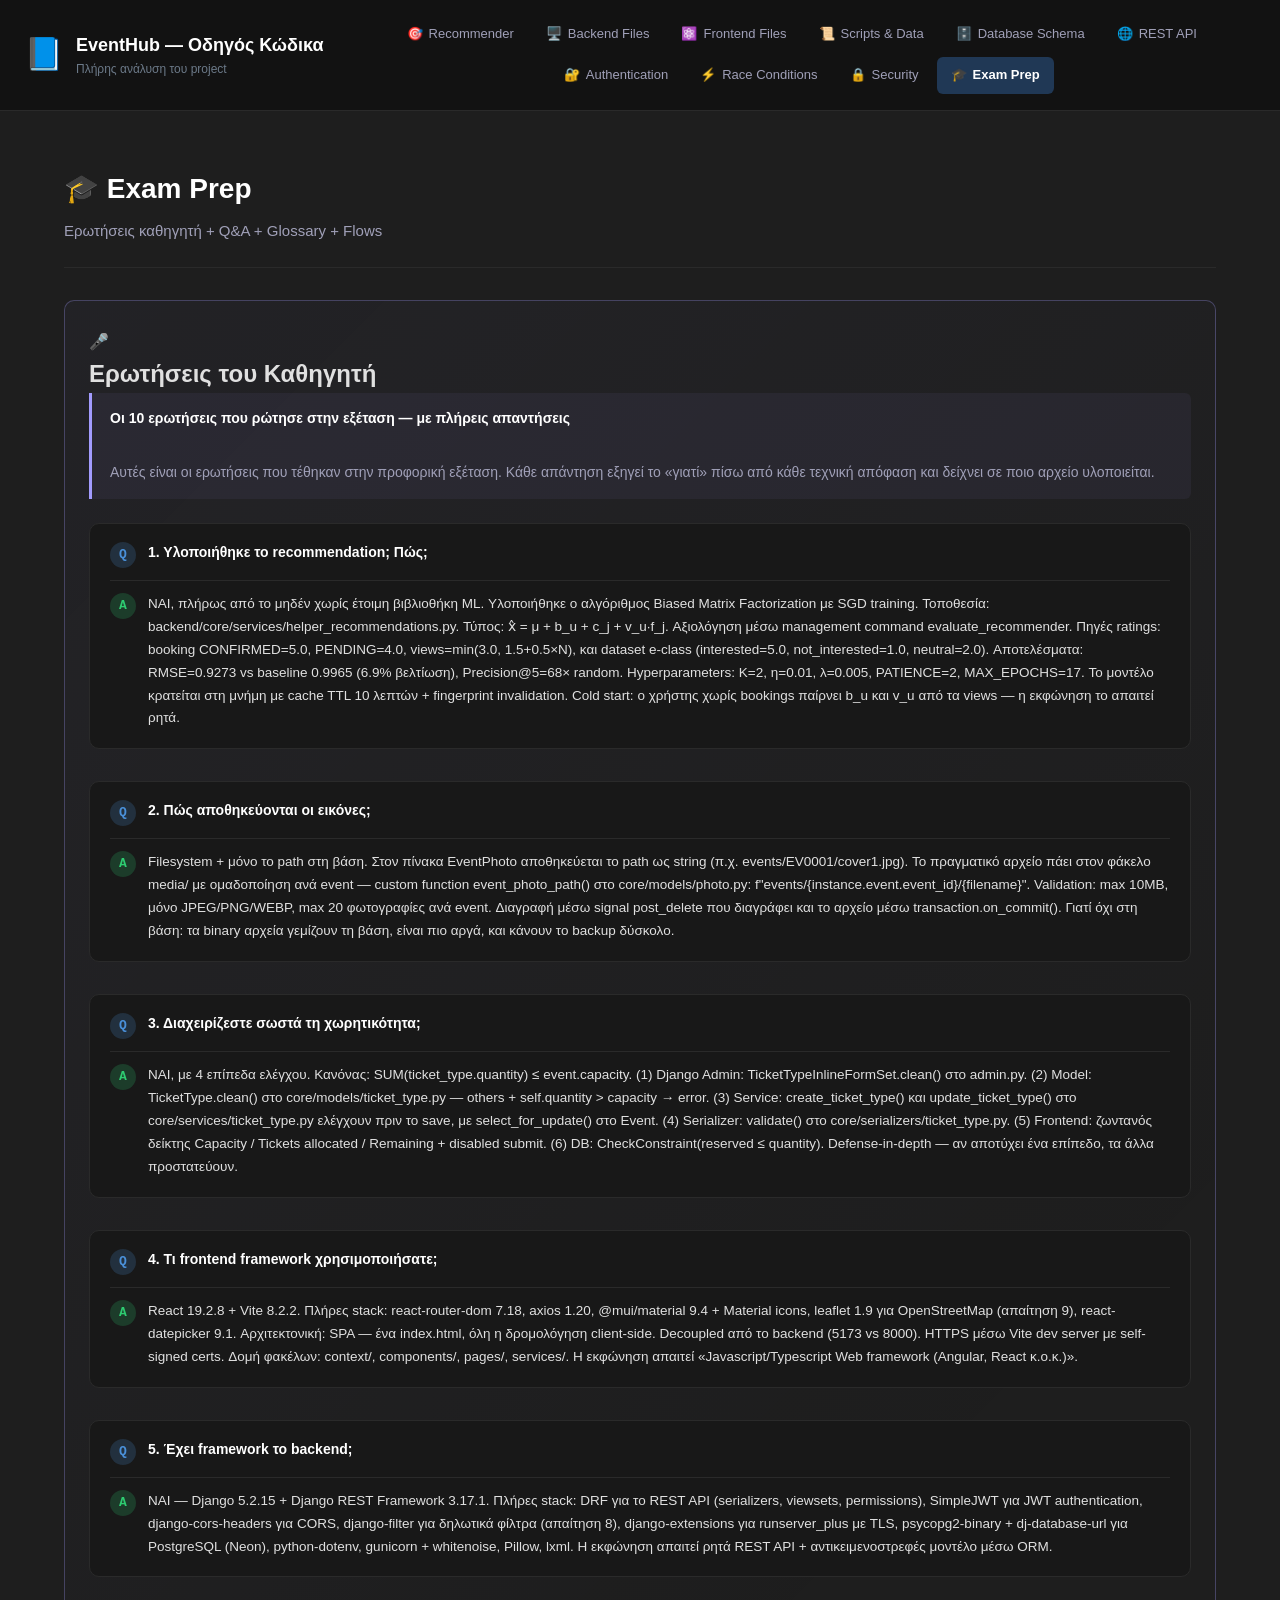
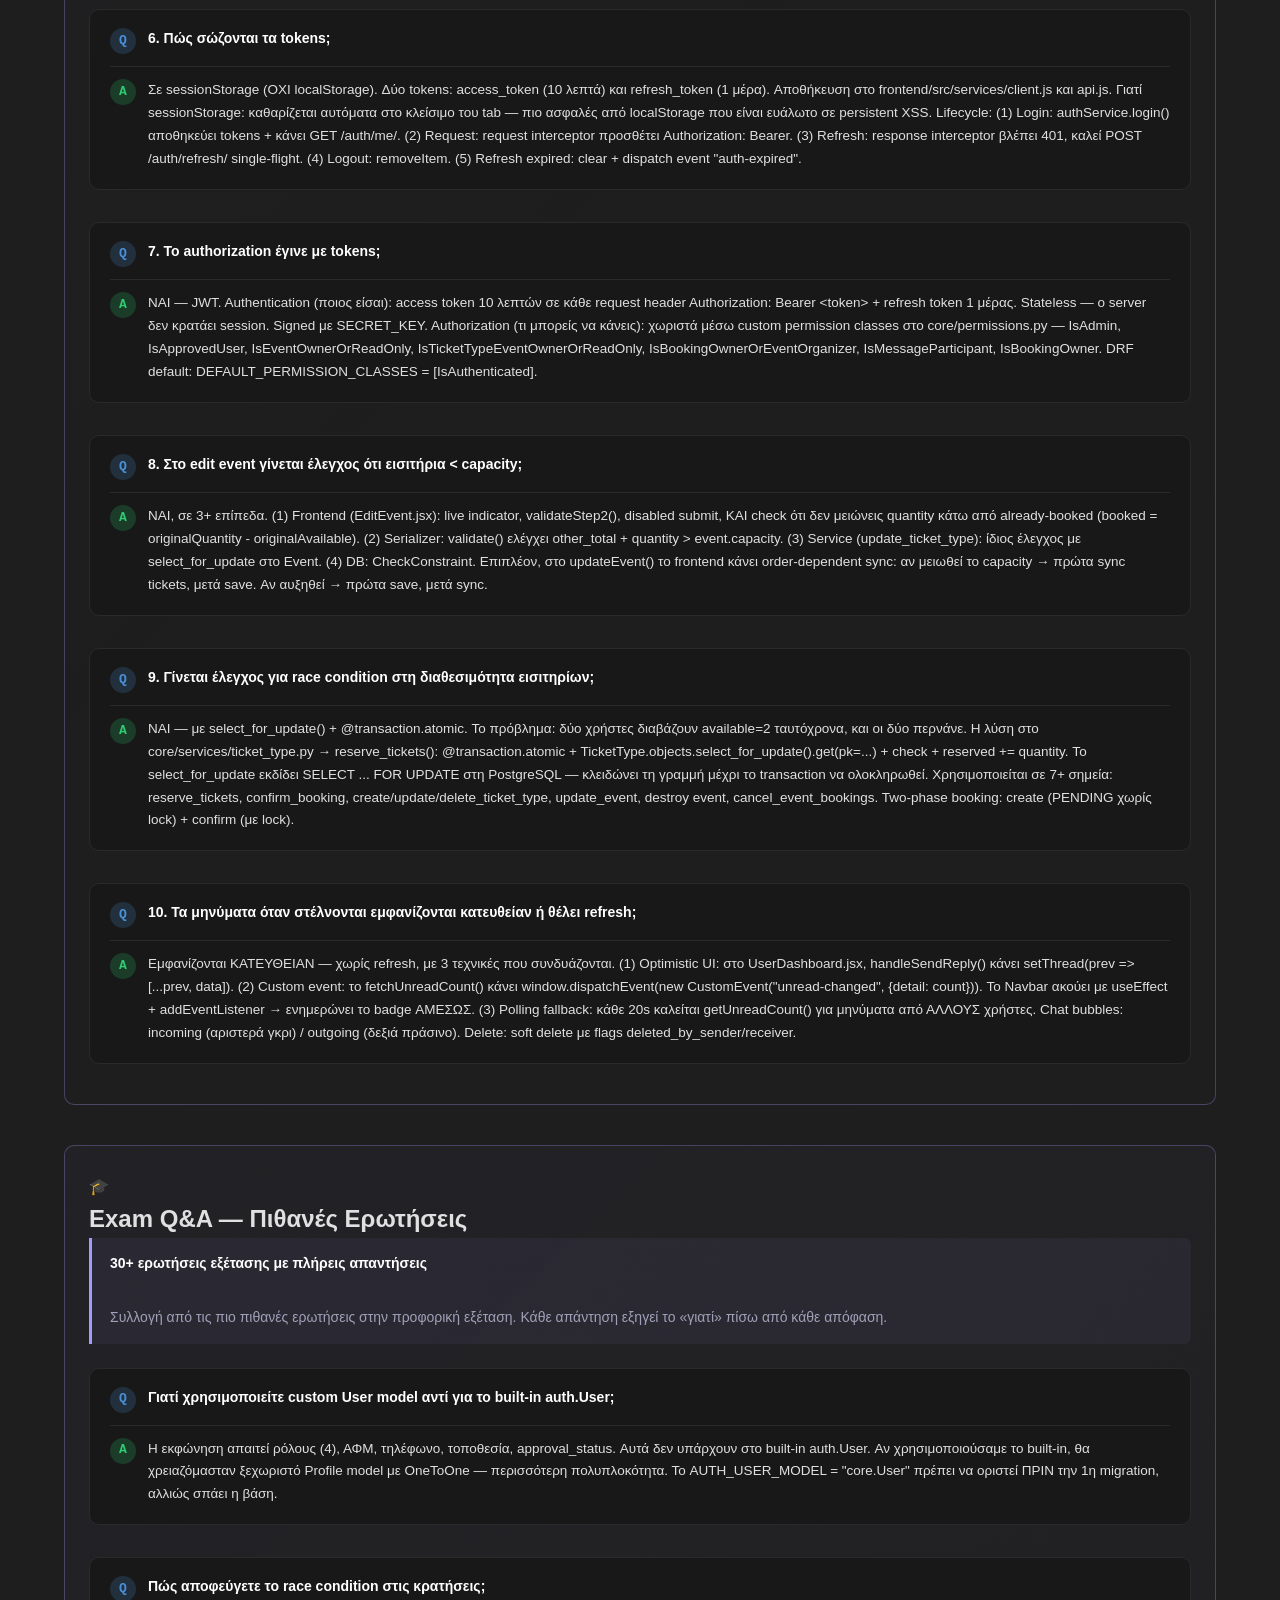
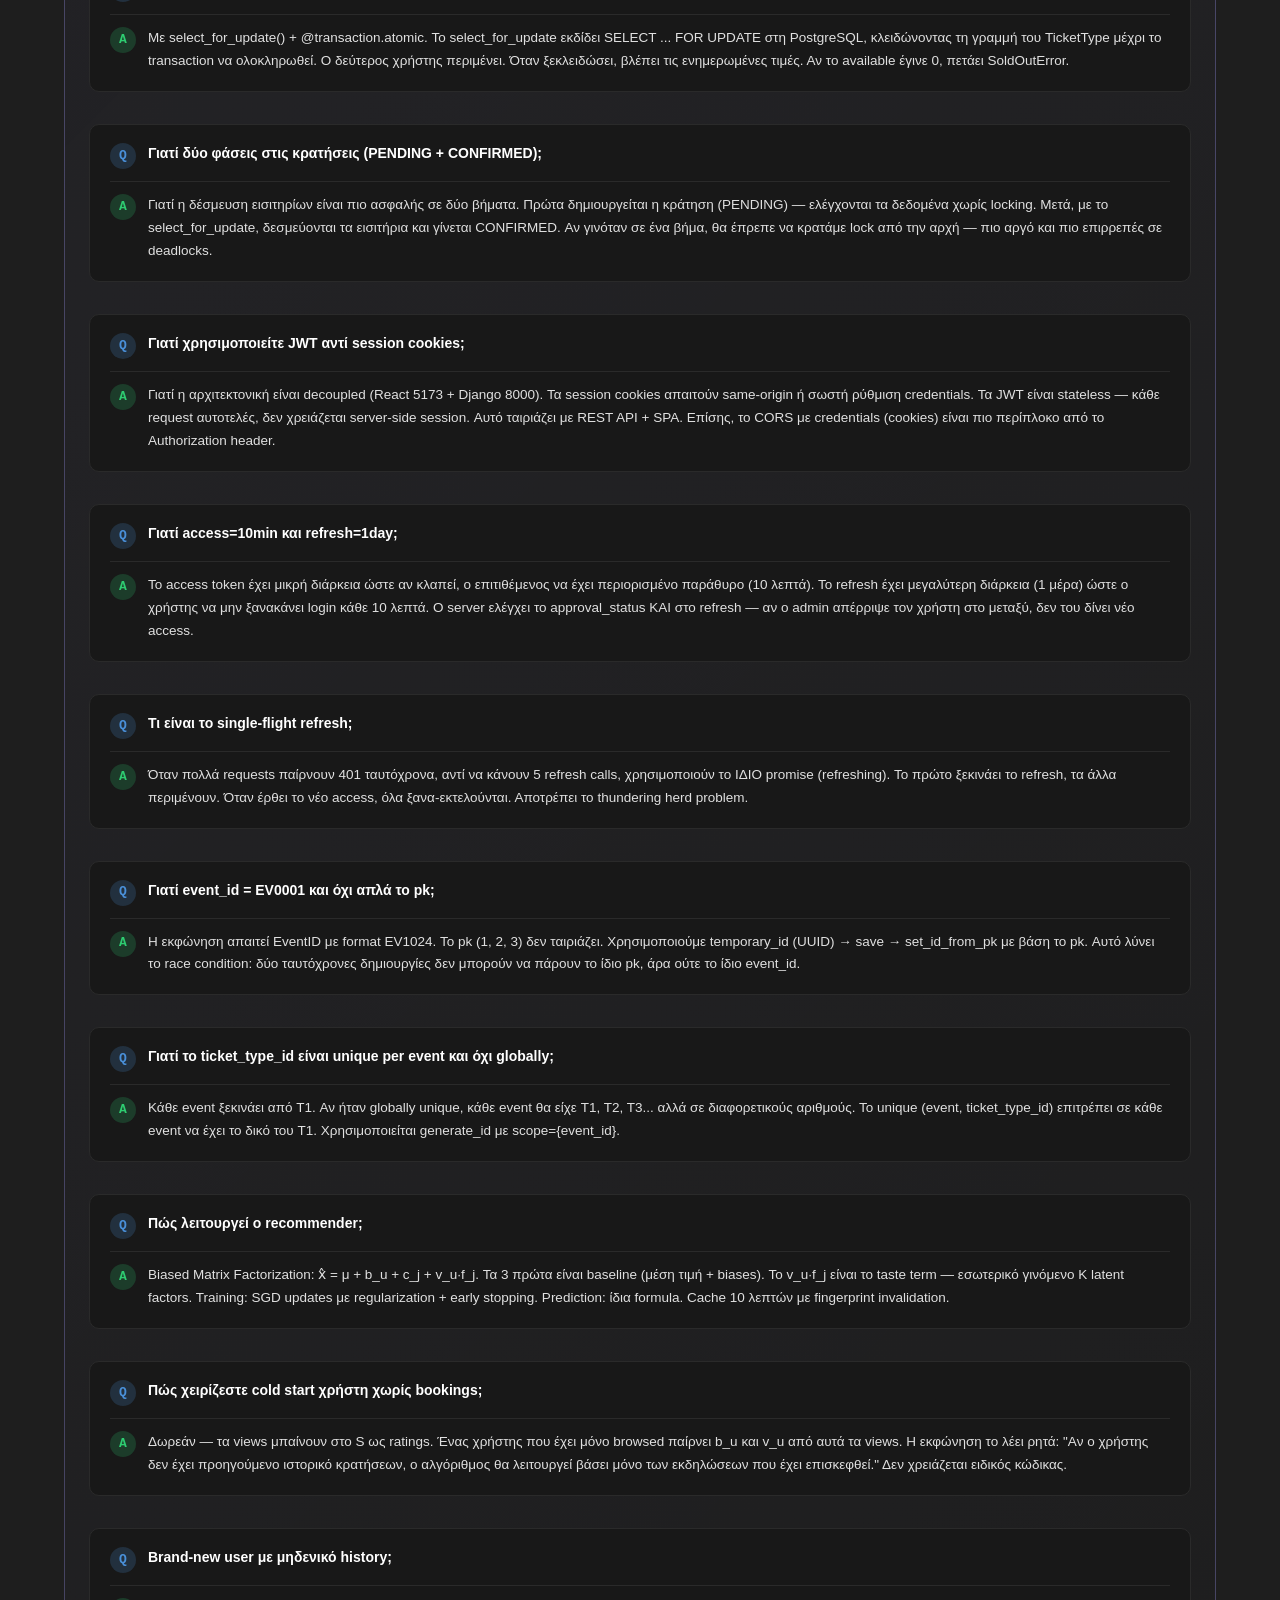
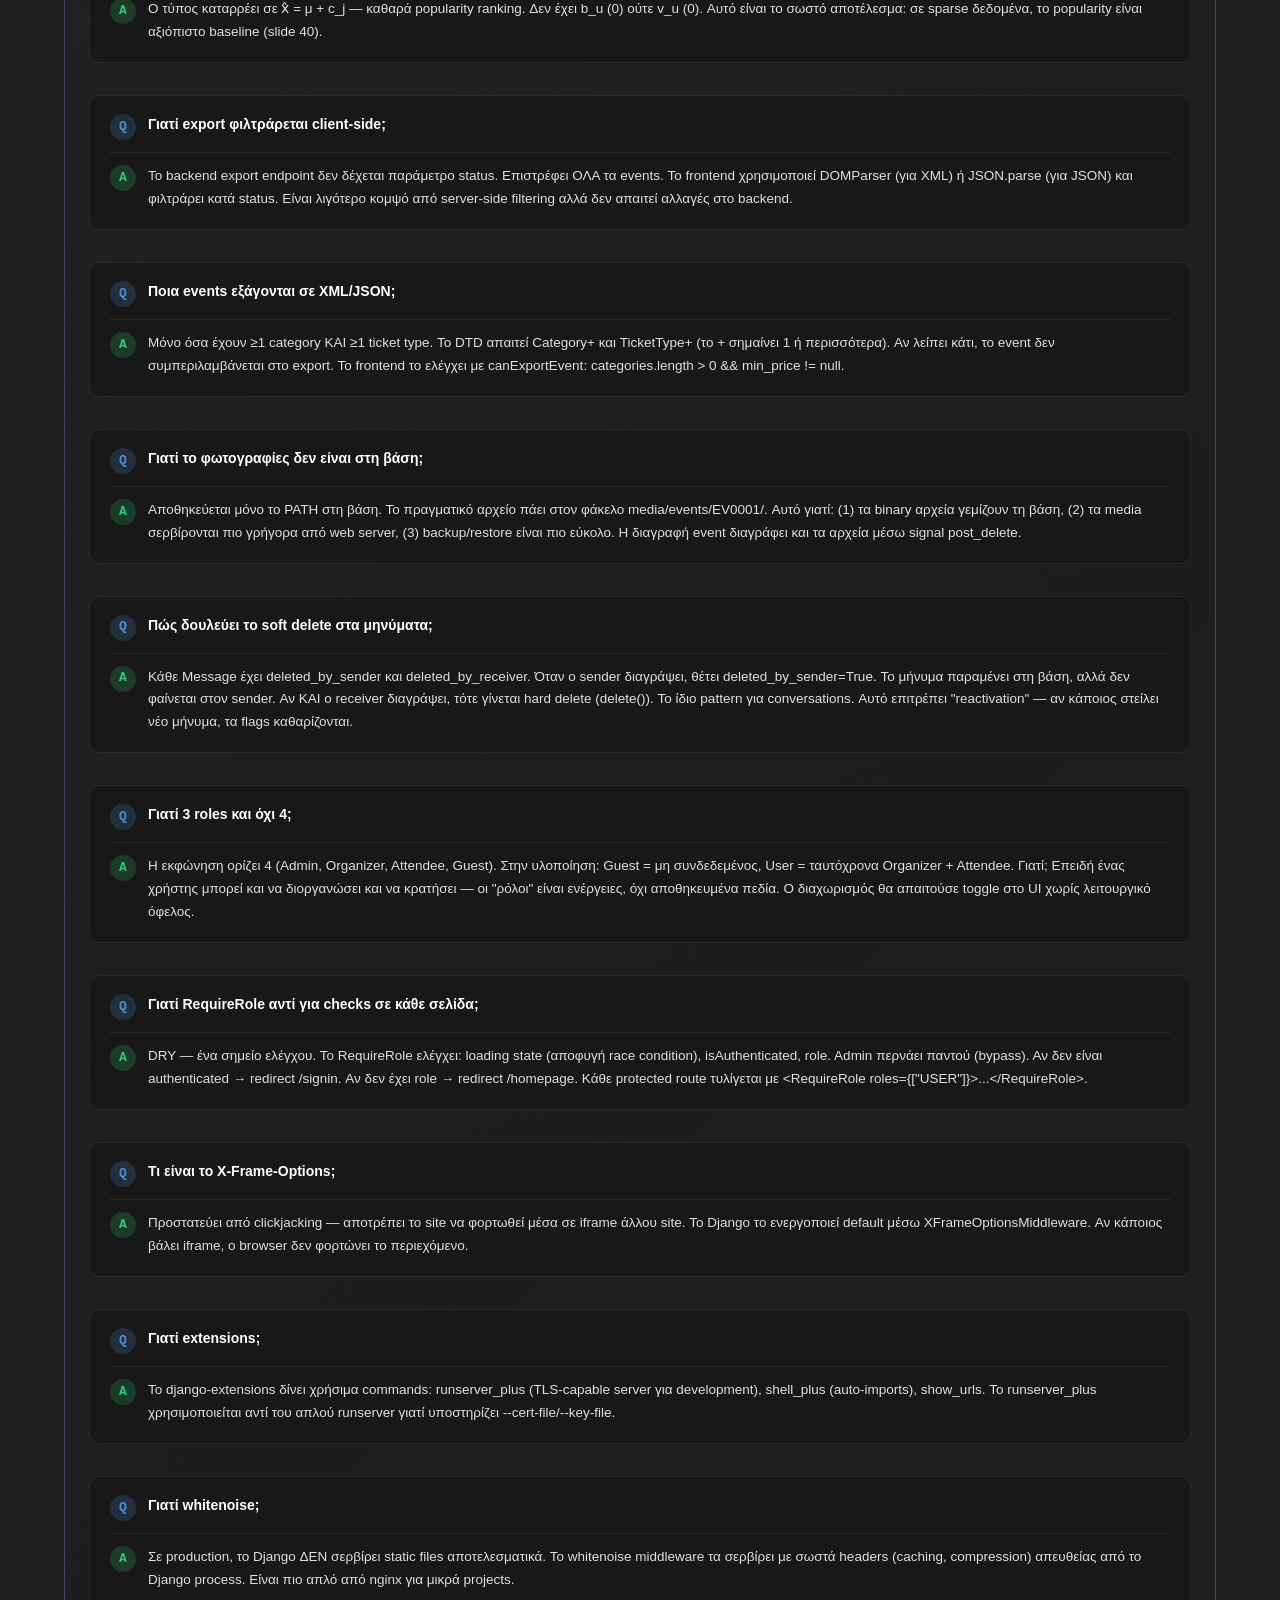
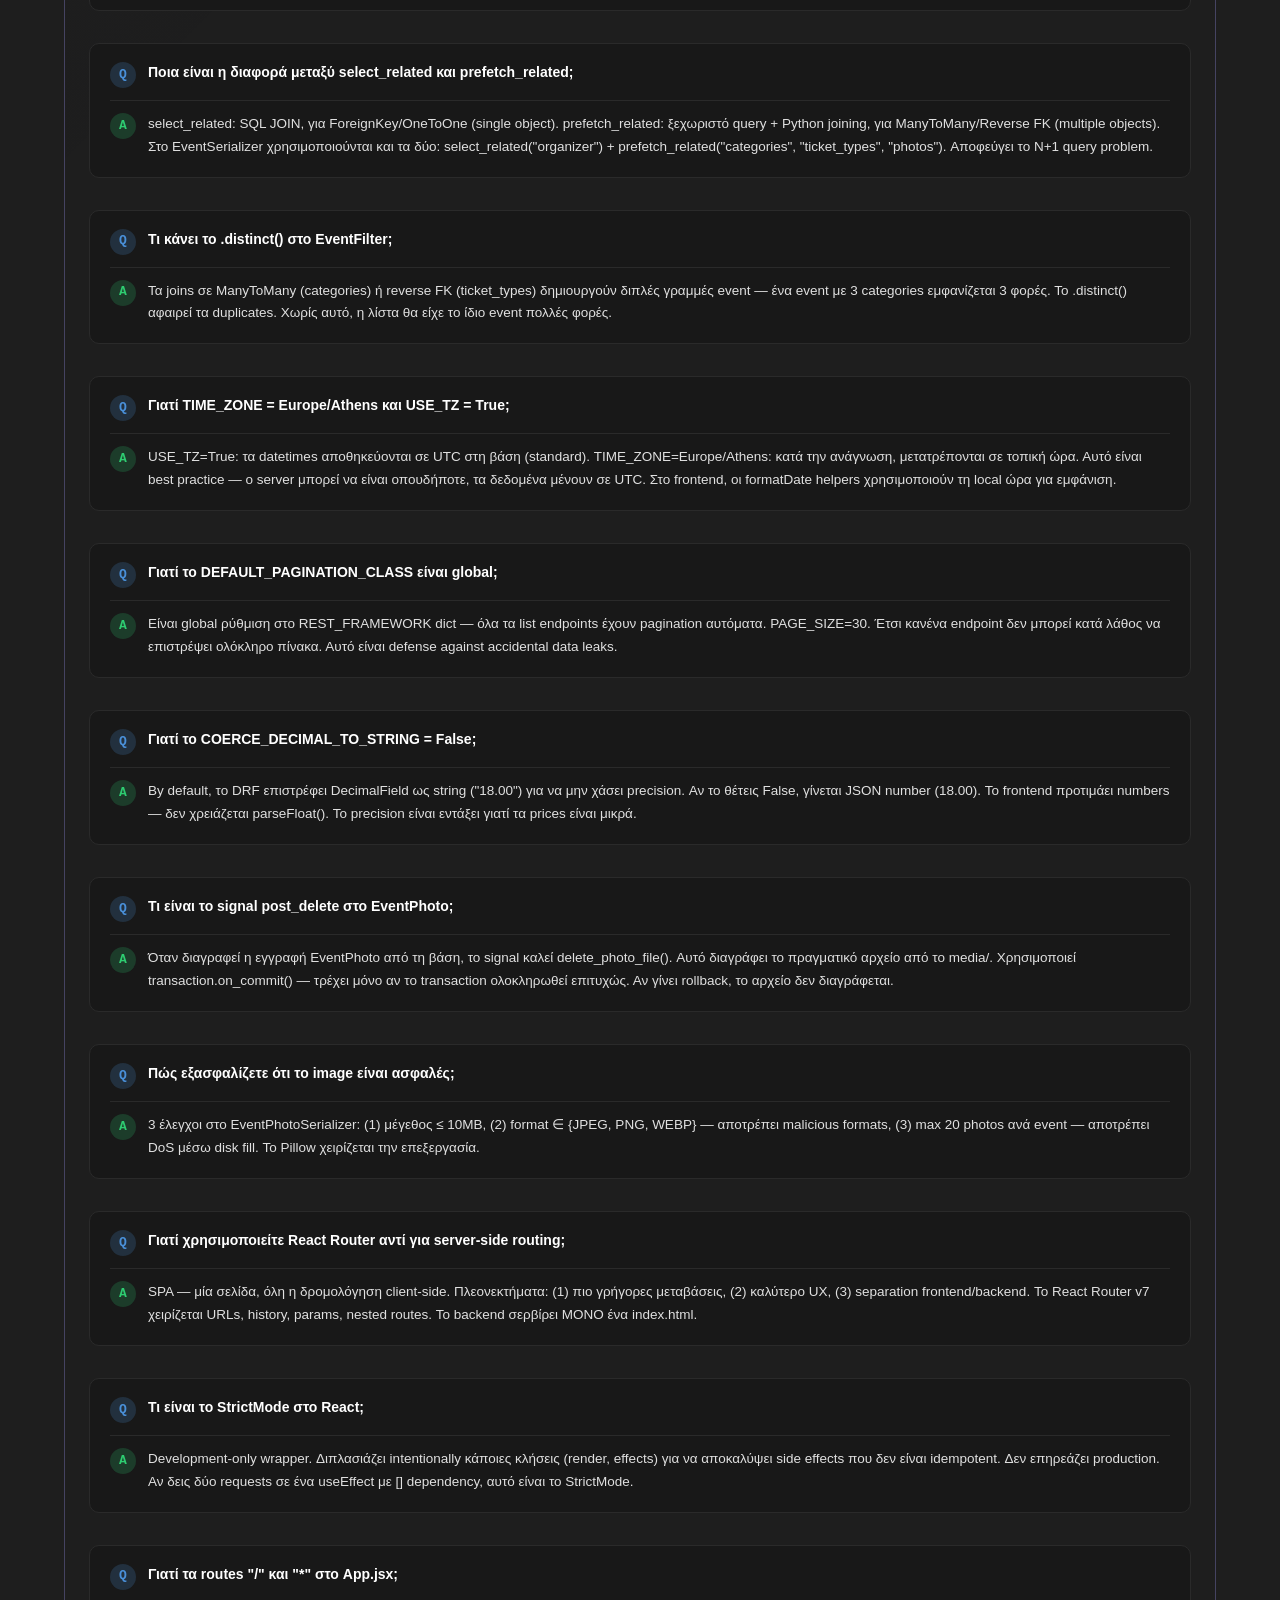
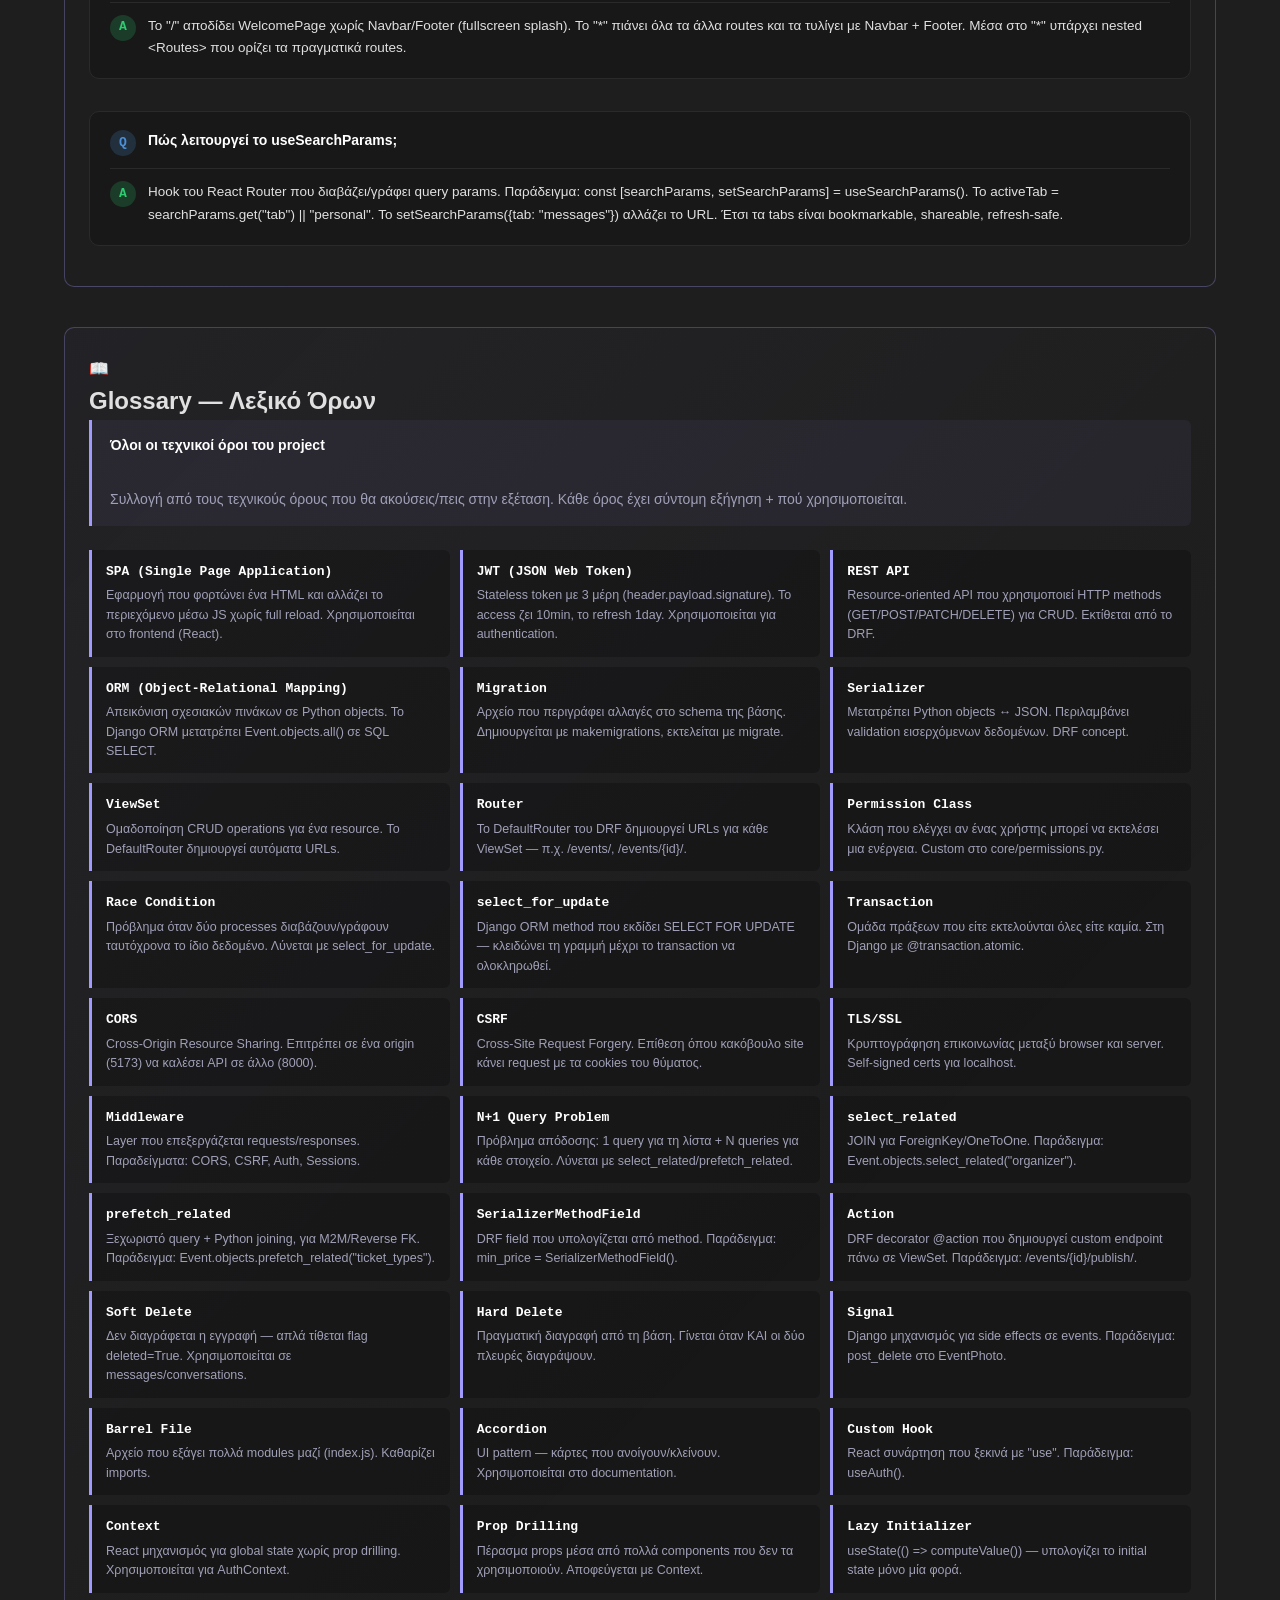
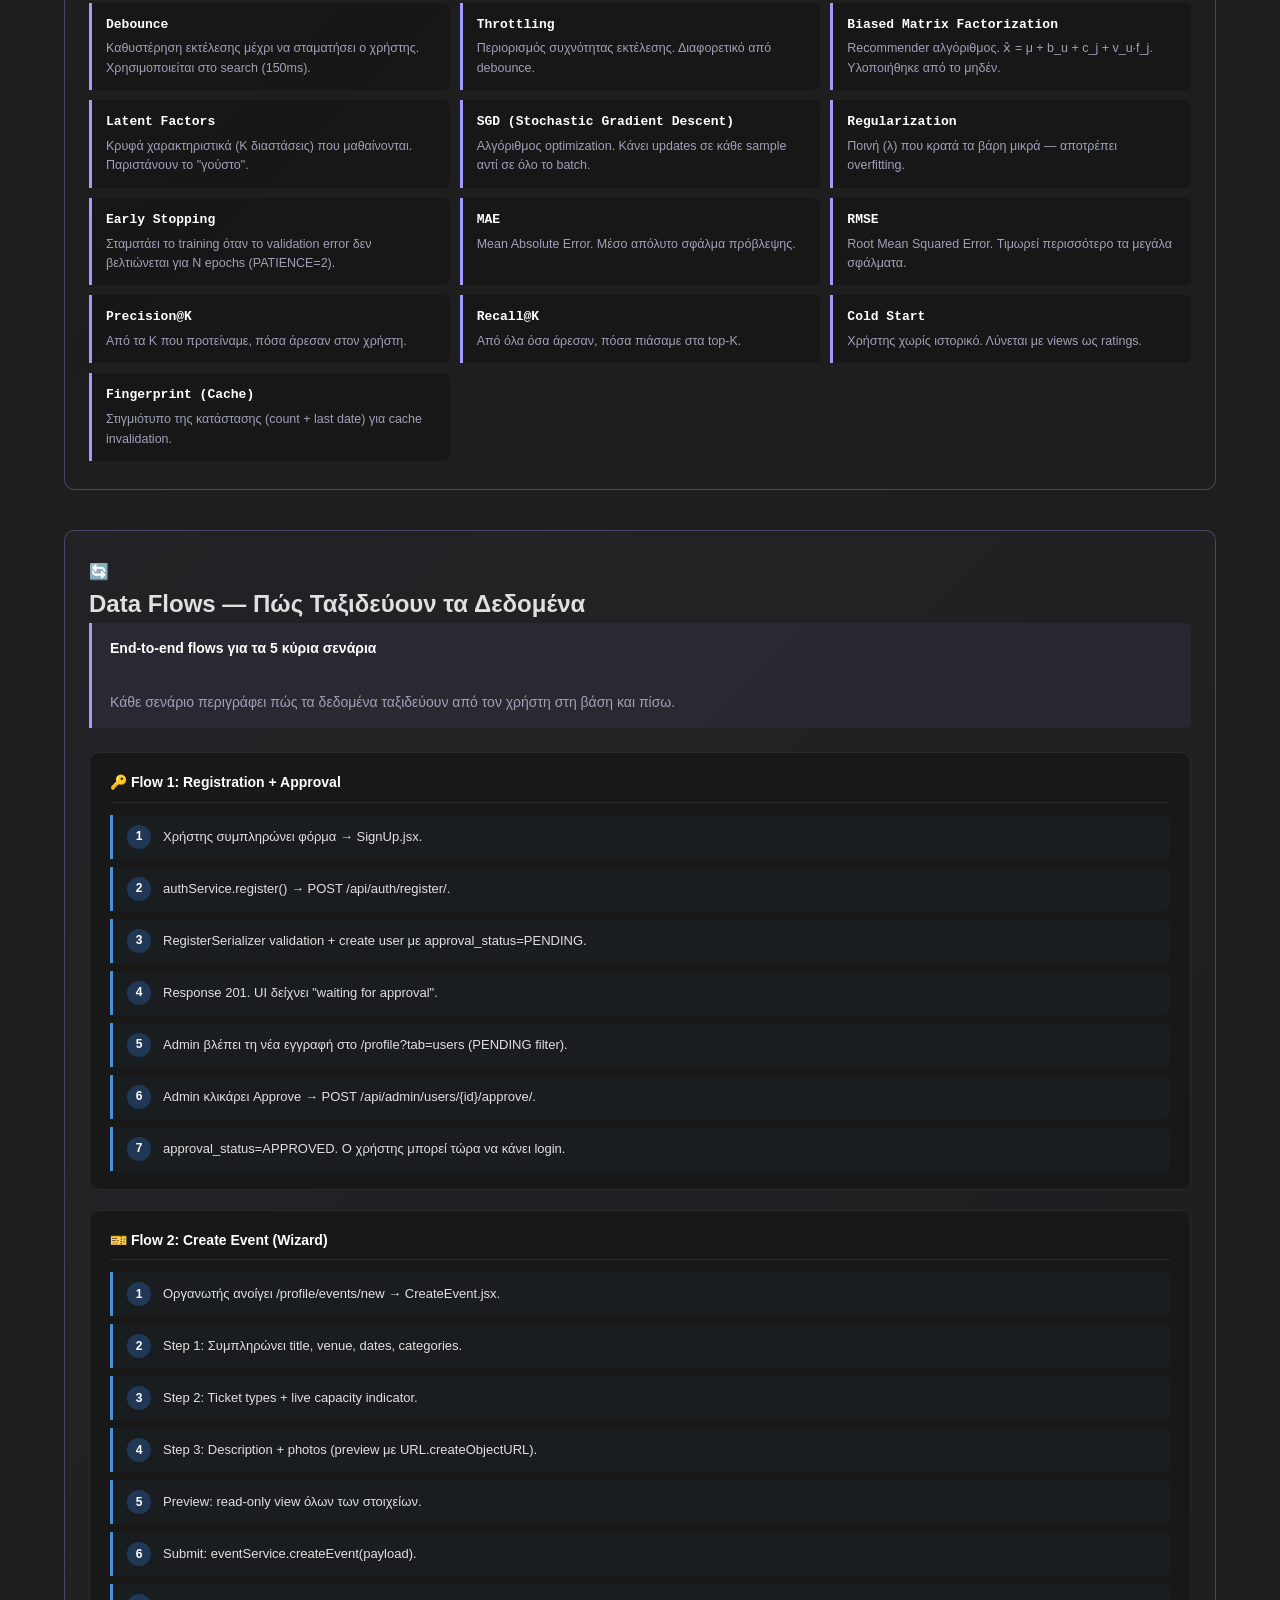
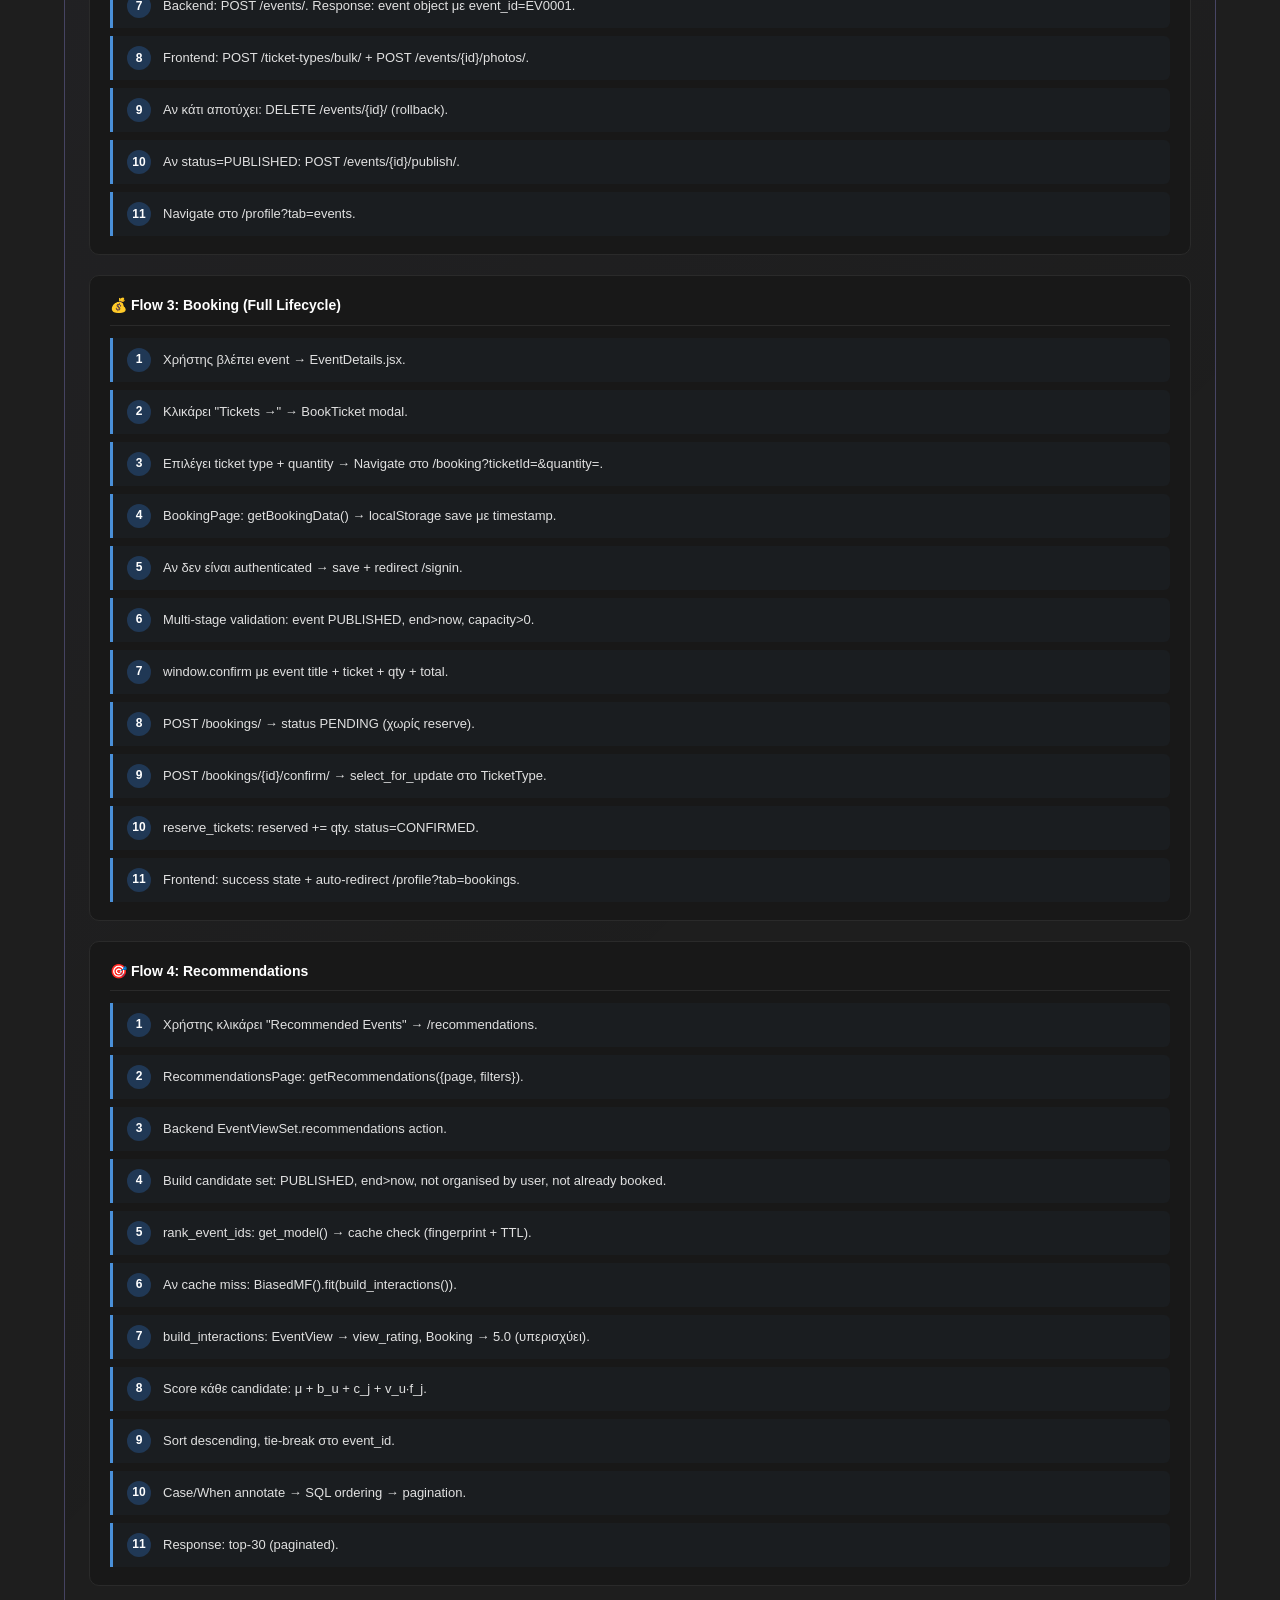
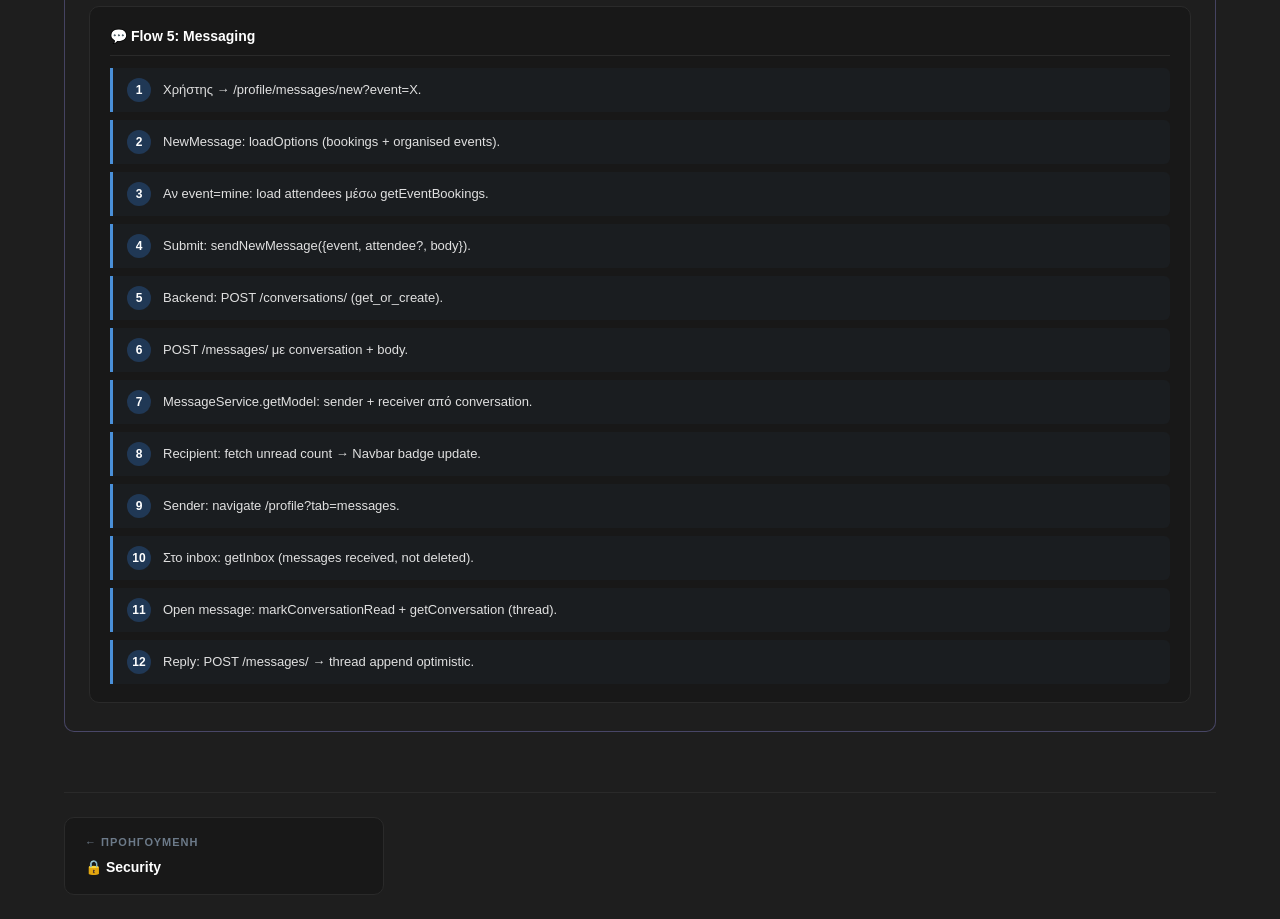
<file: exam.html>
<!DOCTYPE html>
<html lang="el">
<head>
  <meta charset="UTF-8" />
  <meta name="viewport" content="width=device-width, initial-scale=1.0" />
  <title>Exam Prep · EventHub Docs</title>
  <link rel="stylesheet" href="styles.css" />
</head>
<body data-page="exam">
  <div id="app-shell"></div>
  <script src="docs.js"></script>
  <script src="data.js"></script>
  <script src="nav.js"></script>
  <script>
    const key = document.body.dataset.page;
    const [title, subtitle] = PAGE_TITLES[key] || ['EventHub Docs', ''];
    document.title = title.replace(/^[^ ]+ /, '') + ' · EventHub Docs';
    mountShell(key, title, subtitle);
  </script>
  <script src="page.js"></script>
</body>
</html>
</file>
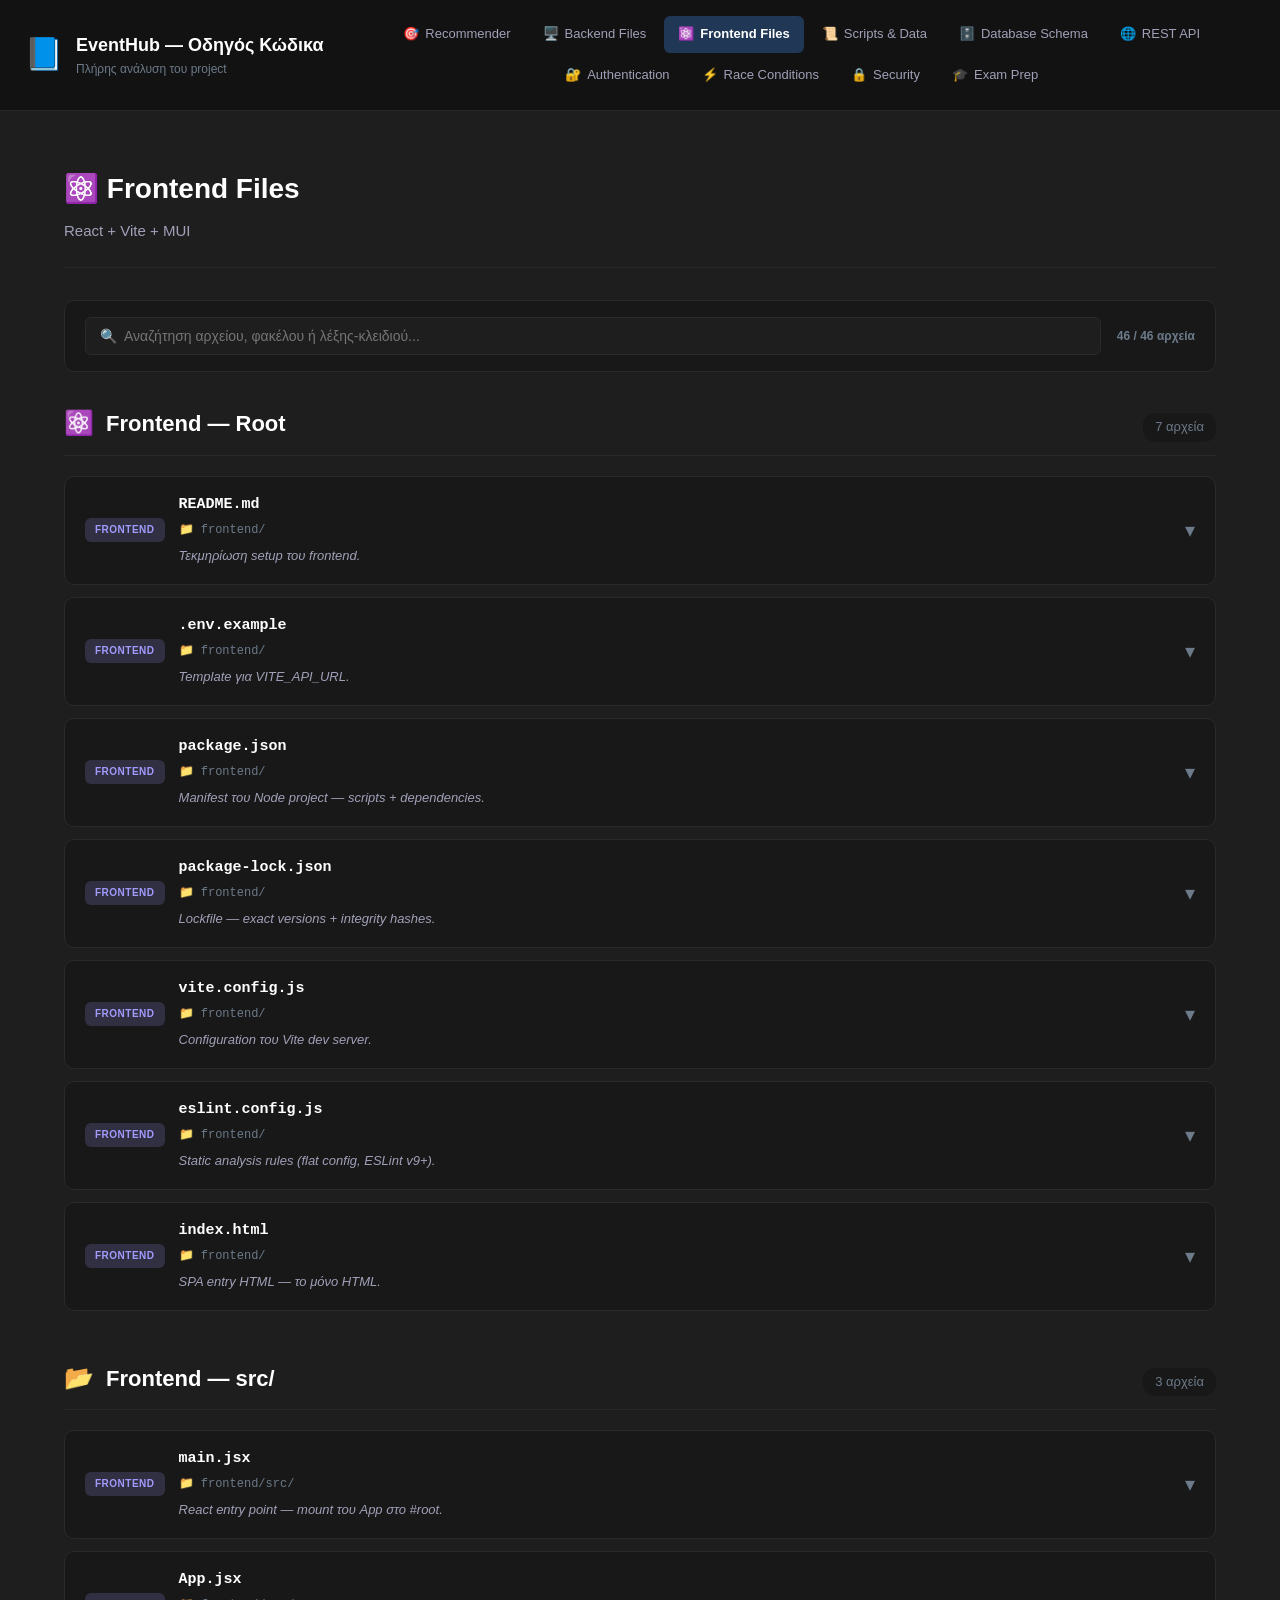
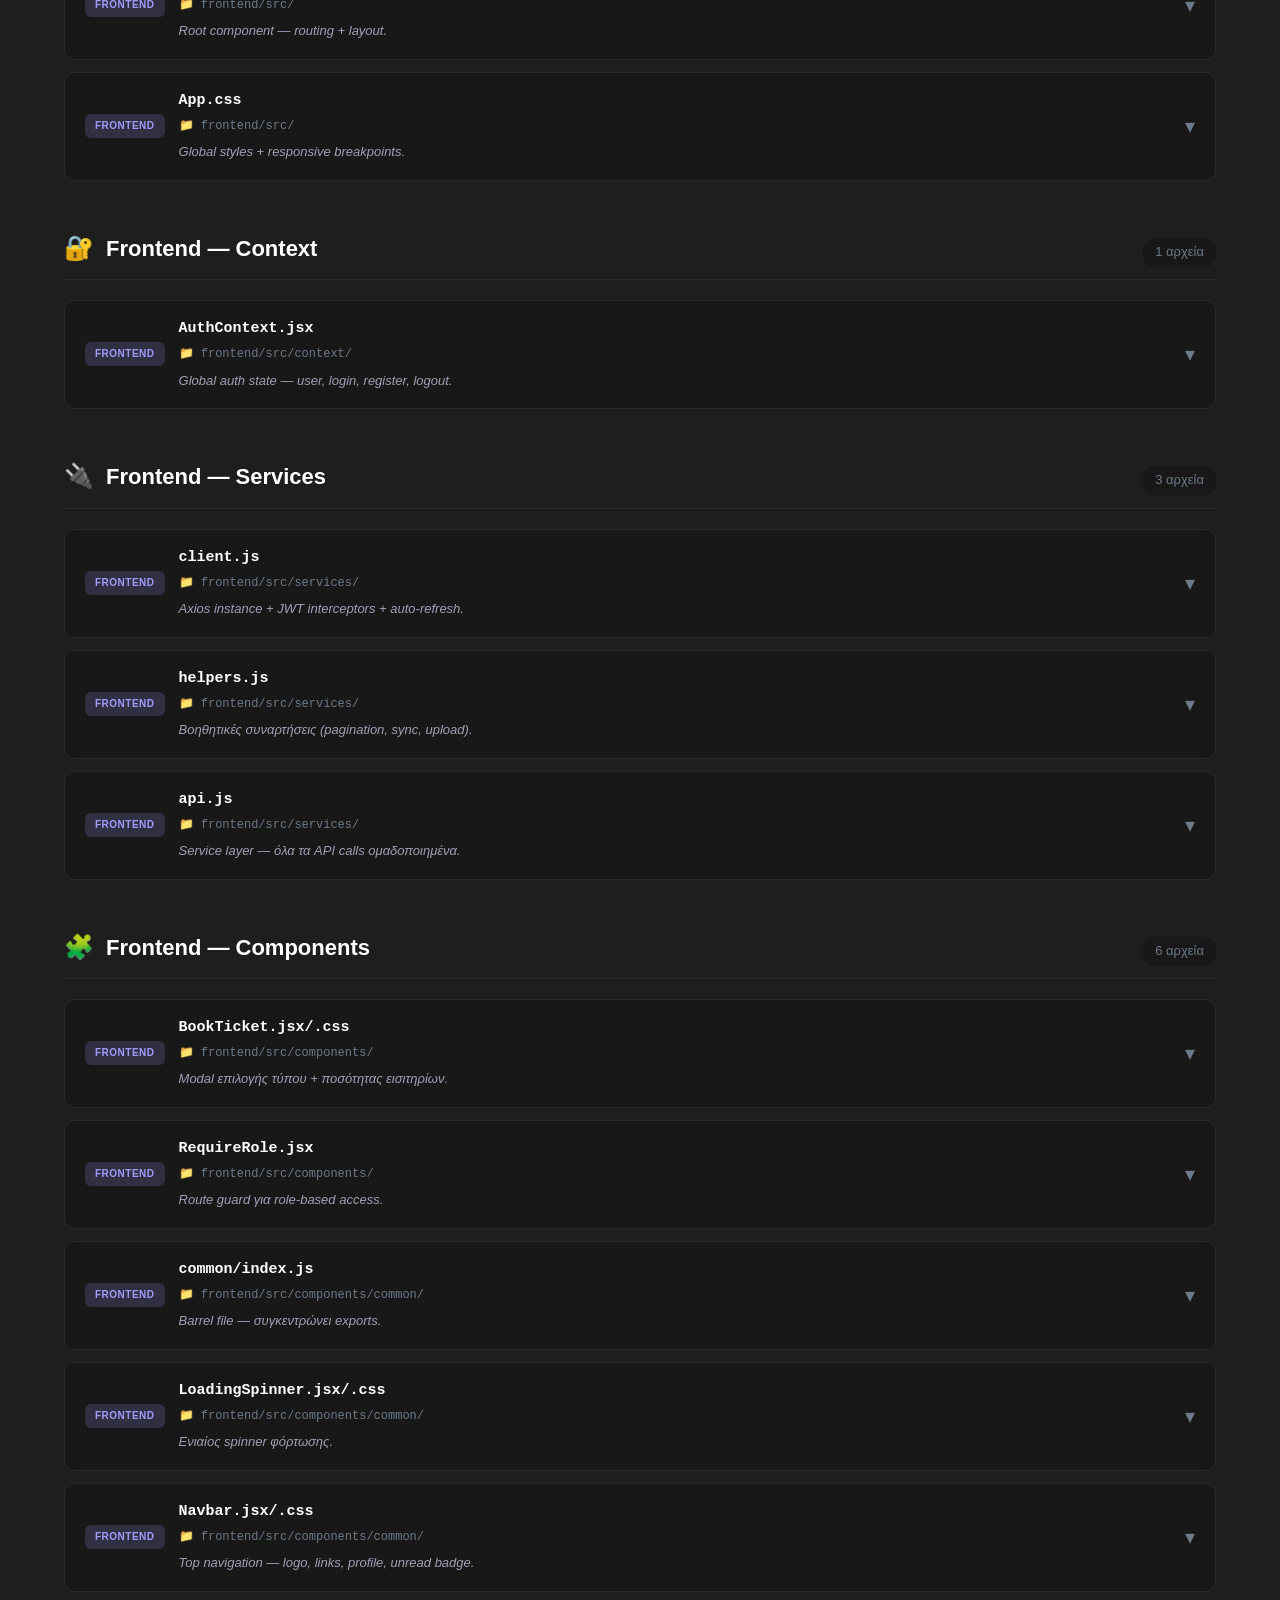
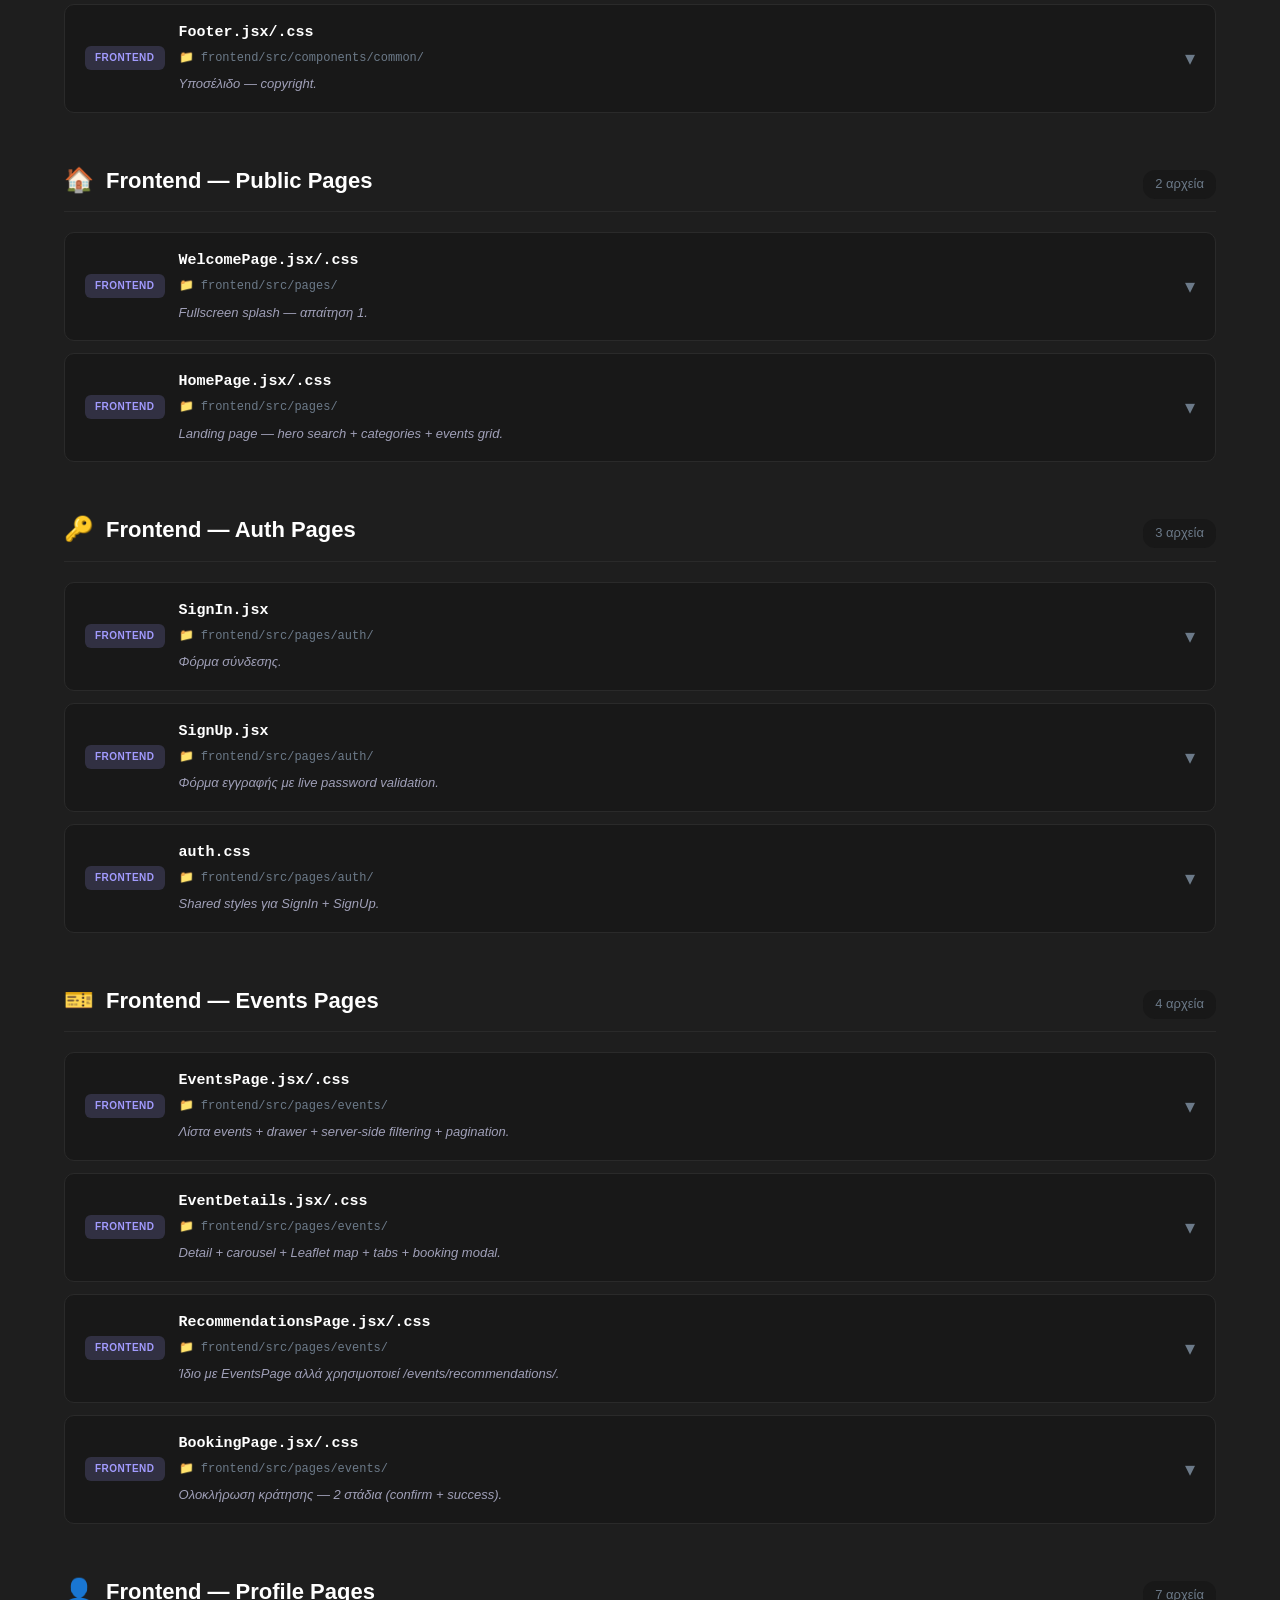
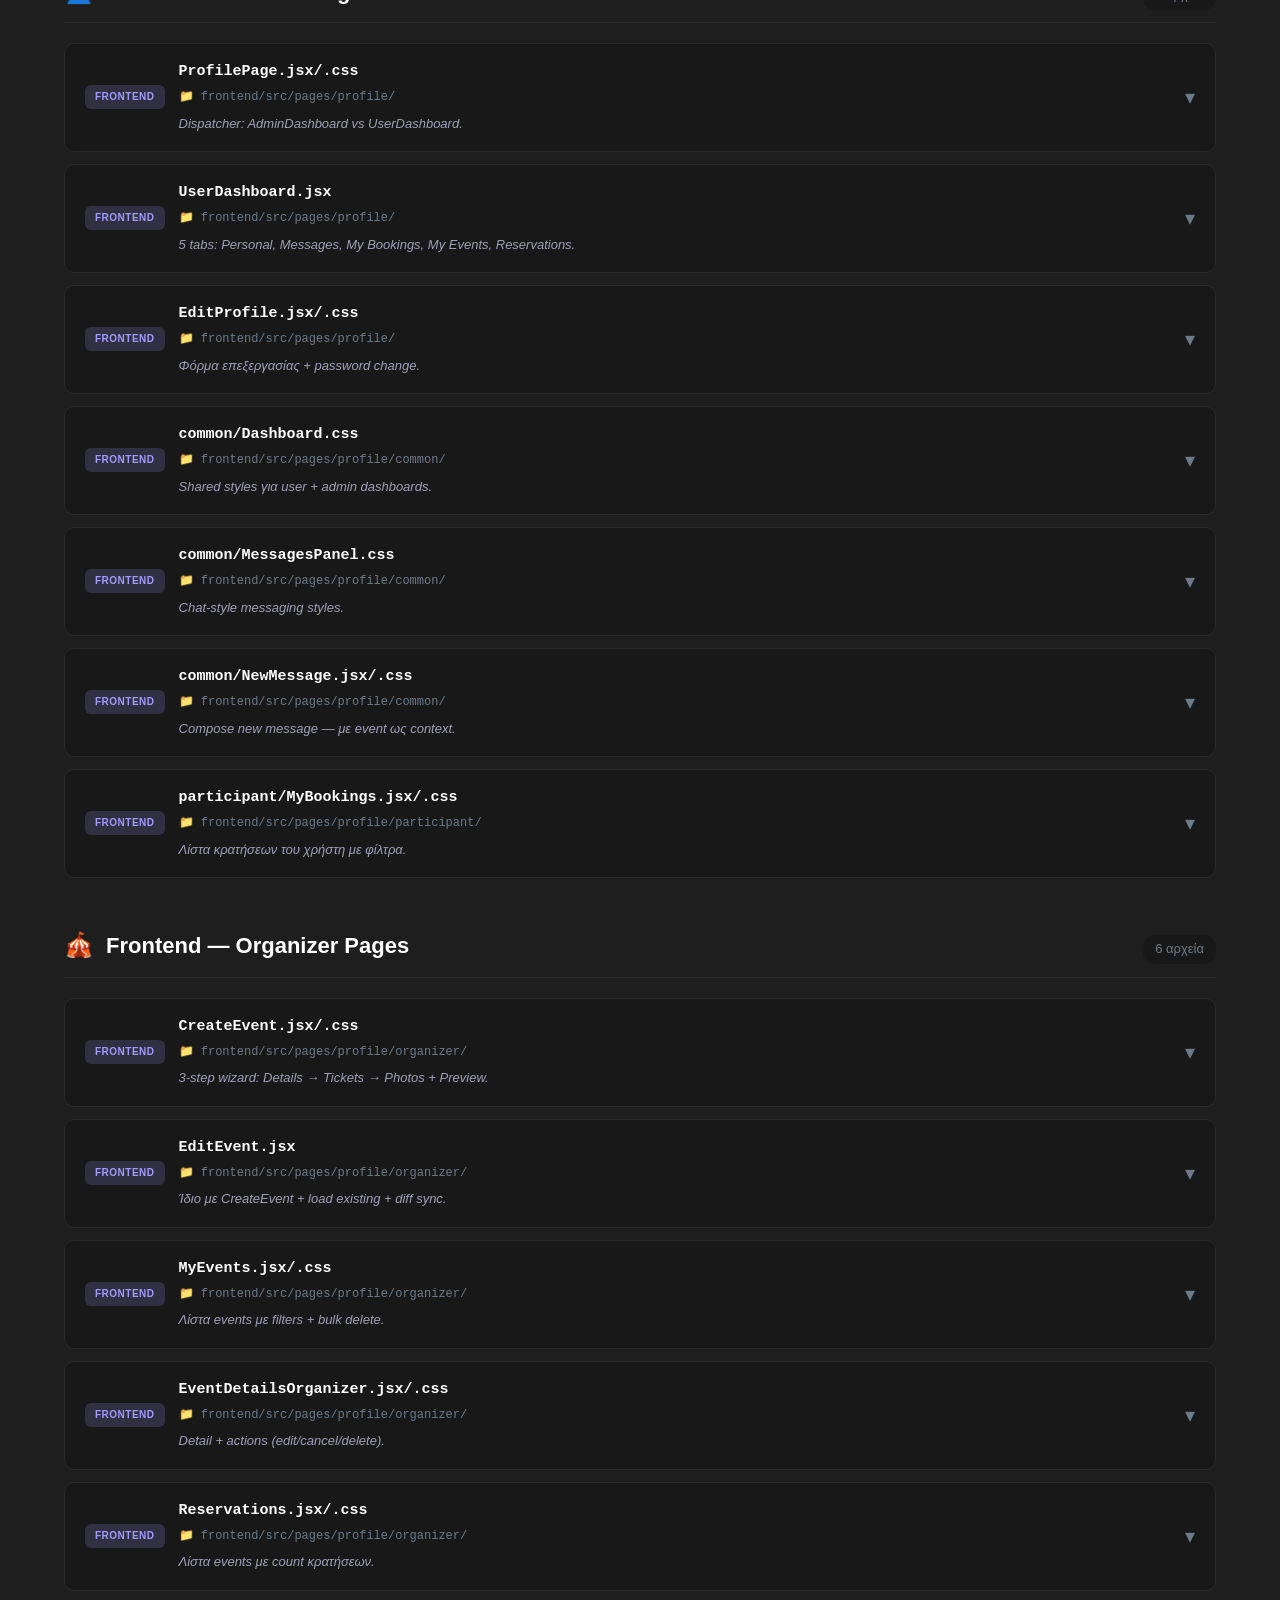
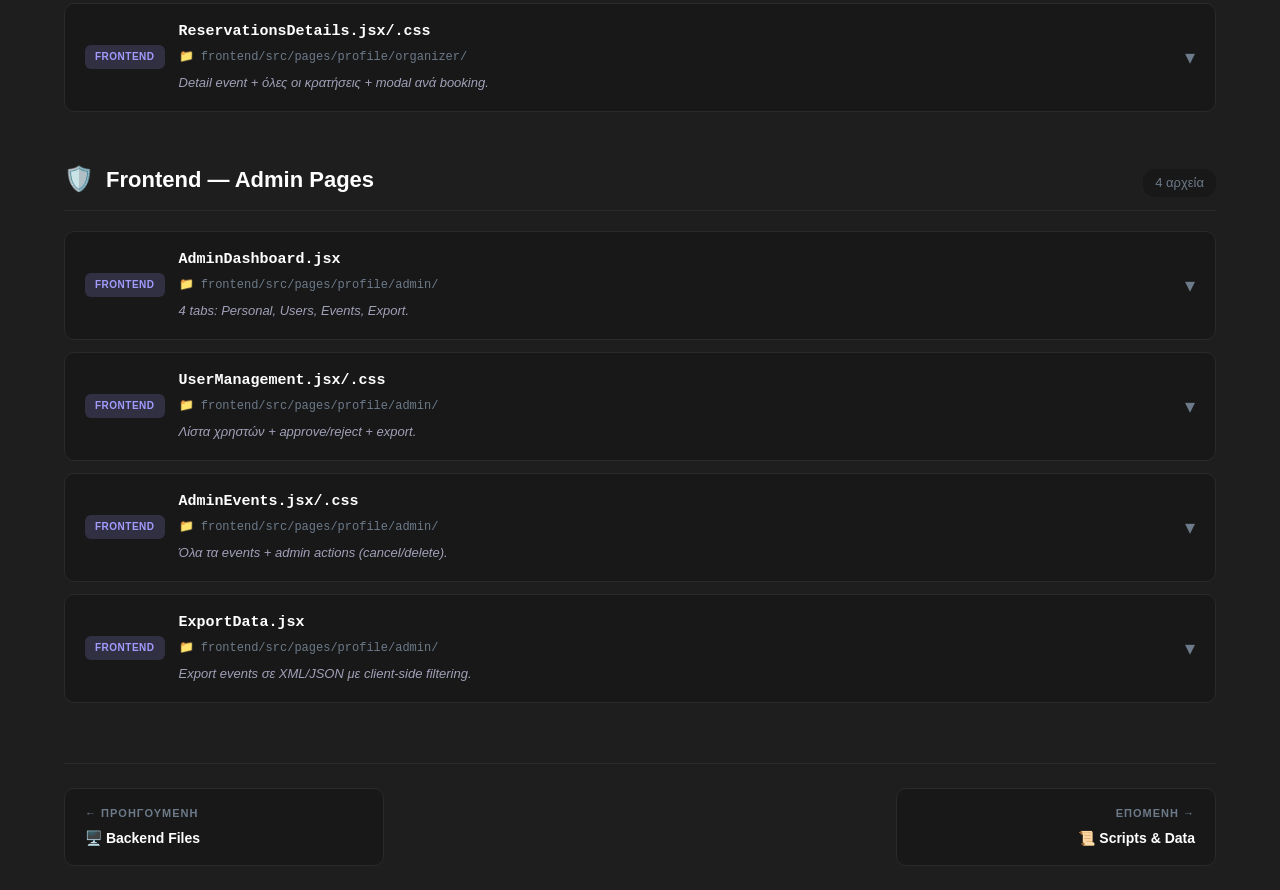
<file: frontend.html>
<!DOCTYPE html>
<html lang="el">
<head>
  <meta charset="UTF-8" />
  <meta name="viewport" content="width=device-width, initial-scale=1.0" />
  <title>Frontend Files · EventHub Docs</title>
  <link rel="stylesheet" href="styles.css" />
</head>
<body data-page="frontend">
  <div id="app-shell"></div>
  <script src="docs.js"></script>
  <script src="data.js"></script>
  <script src="nav.js"></script>
  <script>
    const key = document.body.dataset.page;
    const [title, subtitle] = PAGE_TITLES[key] || ['EventHub Docs', ''];
    document.title = title.replace(/^[^ ]+ /, '') + ' · EventHub Docs';
    mountShell(key, title, subtitle);
  </script>
  <script src="page.js"></script>
</body>
</html>
</file>
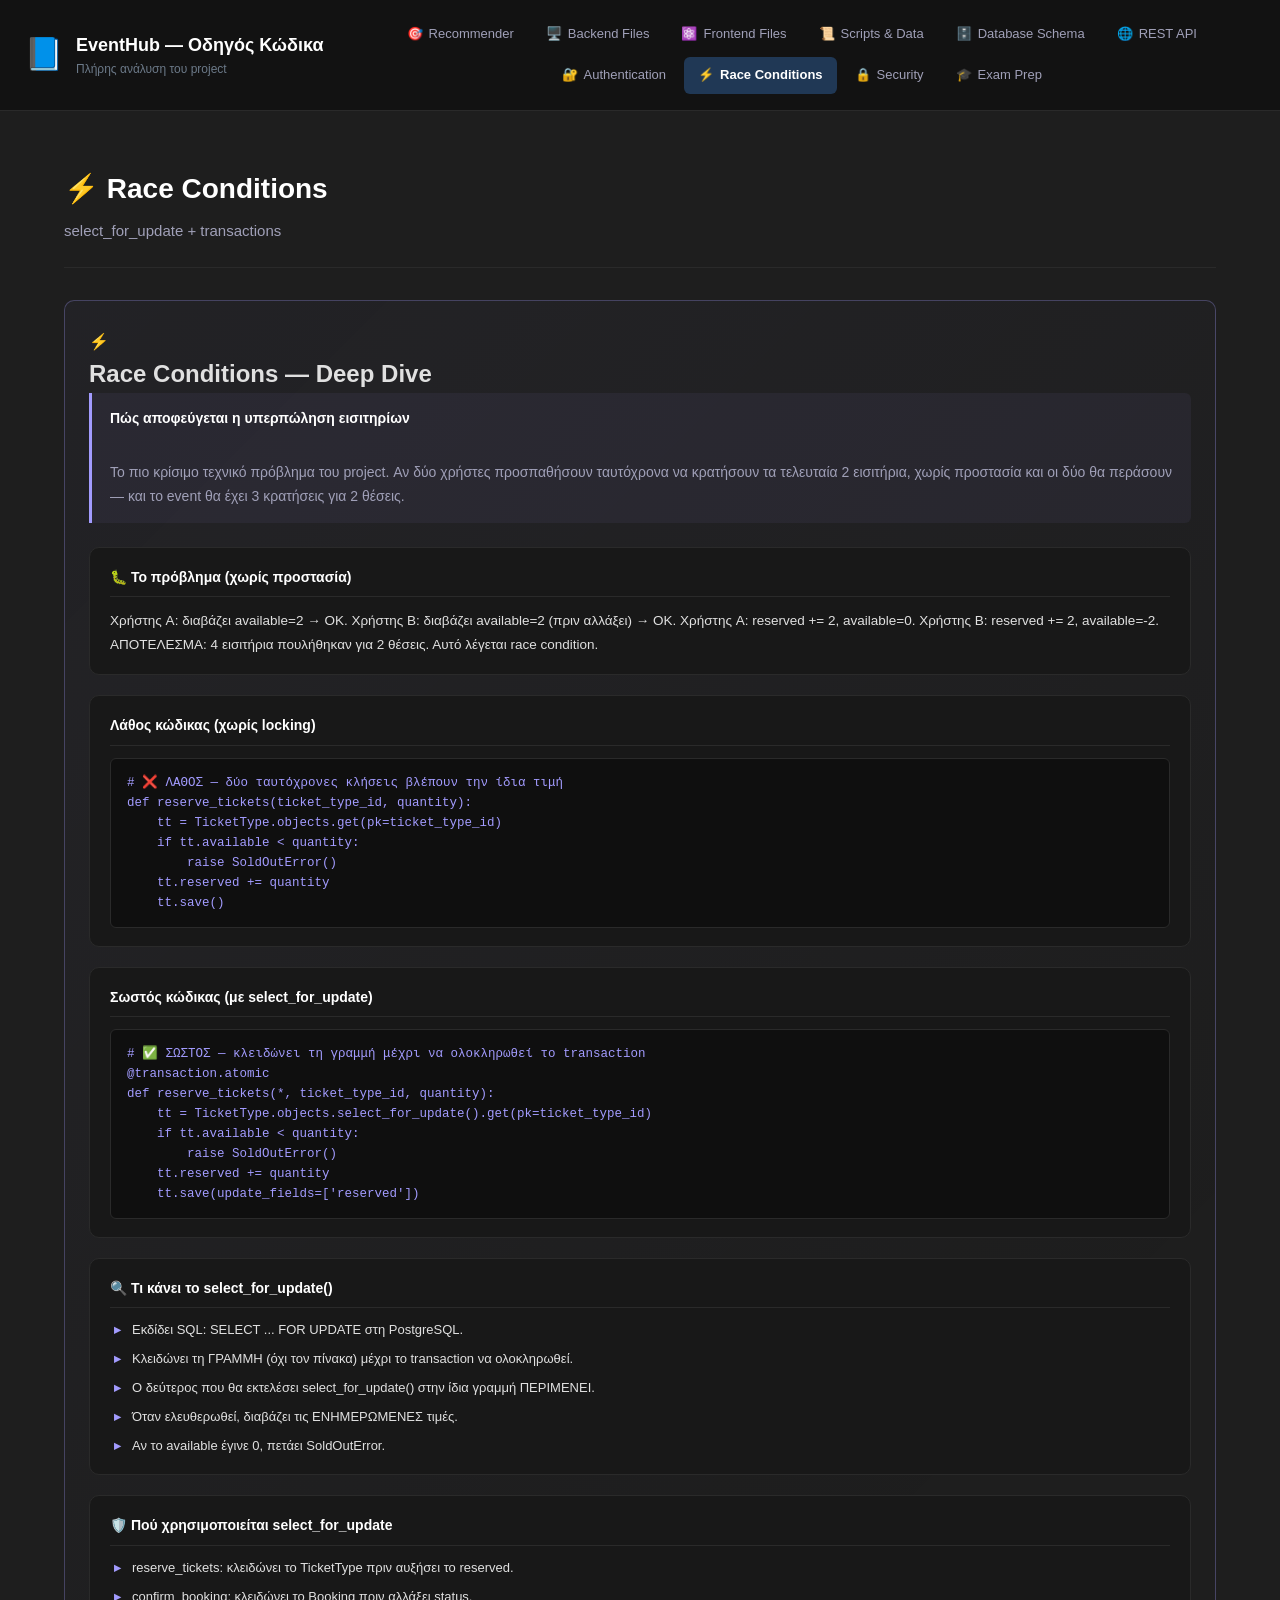
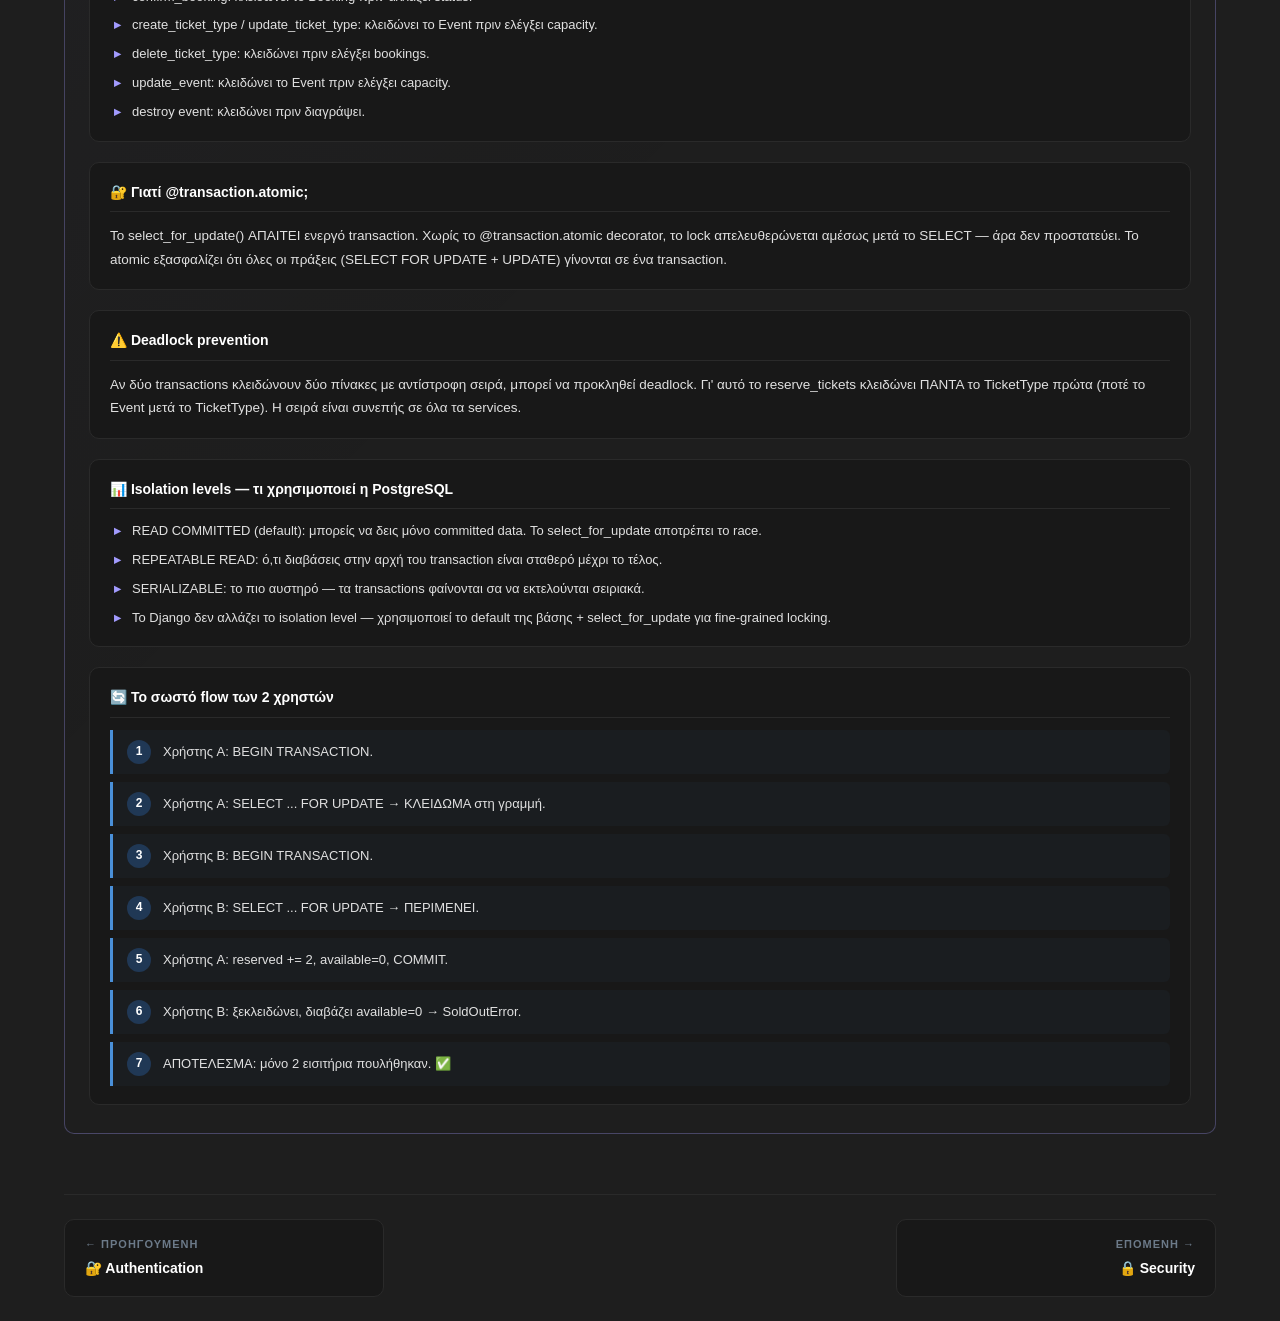
<file: race.html>
<!DOCTYPE html>
<html lang="el">
<head>
  <meta charset="UTF-8" />
  <meta name="viewport" content="width=device-width, initial-scale=1.0" />
  <title>Race Conditions · EventHub Docs</title>
  <link rel="stylesheet" href="styles.css" />
</head>
<body data-page="race">
  <div id="app-shell"></div>
  <script src="docs.js"></script>
  <script src="data.js"></script>
  <script src="nav.js"></script>
  <script>
    const key = document.body.dataset.page;
    const [title, subtitle] = PAGE_TITLES[key] || ['EventHub Docs', ''];
    document.title = title.replace(/^[^ ]+ /, '') + ' · EventHub Docs';
    mountShell(key, title, subtitle);
  </script>
  <script src="page.js"></script>
</body>
</html>
</file>
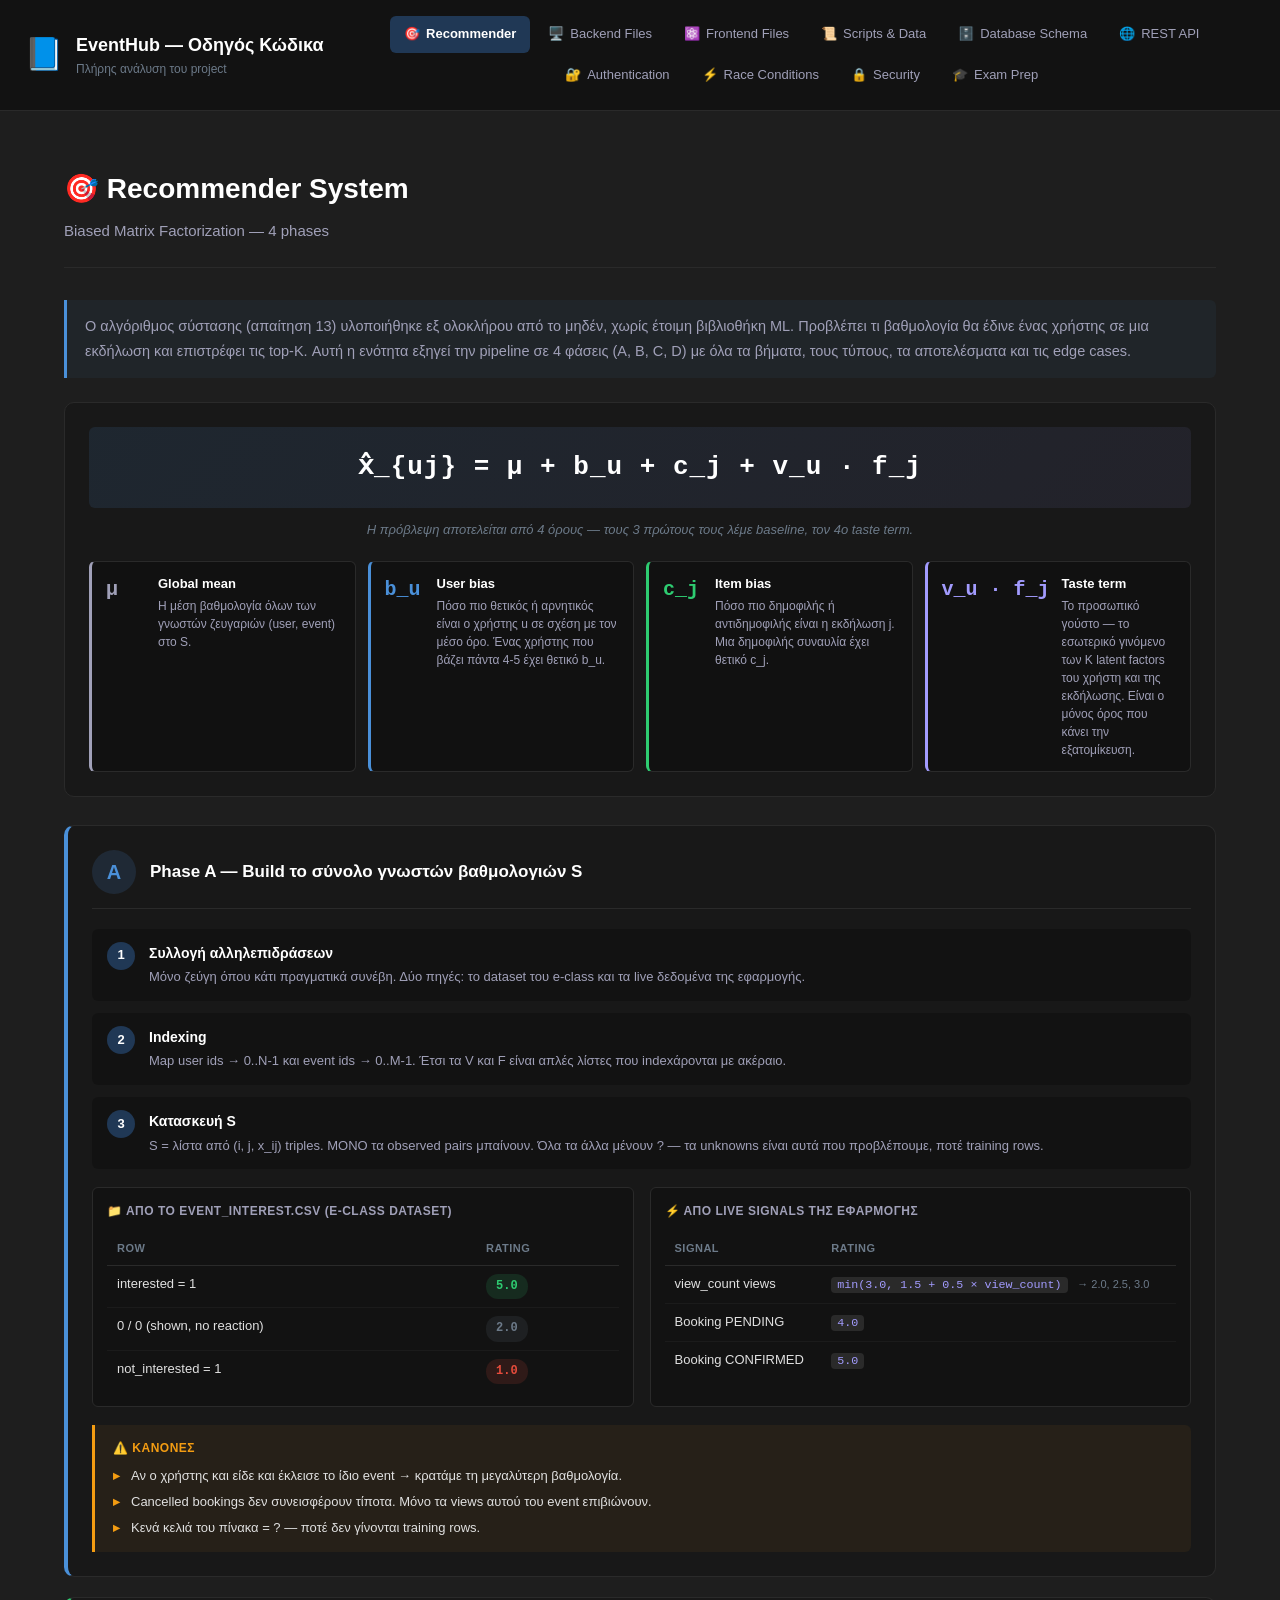
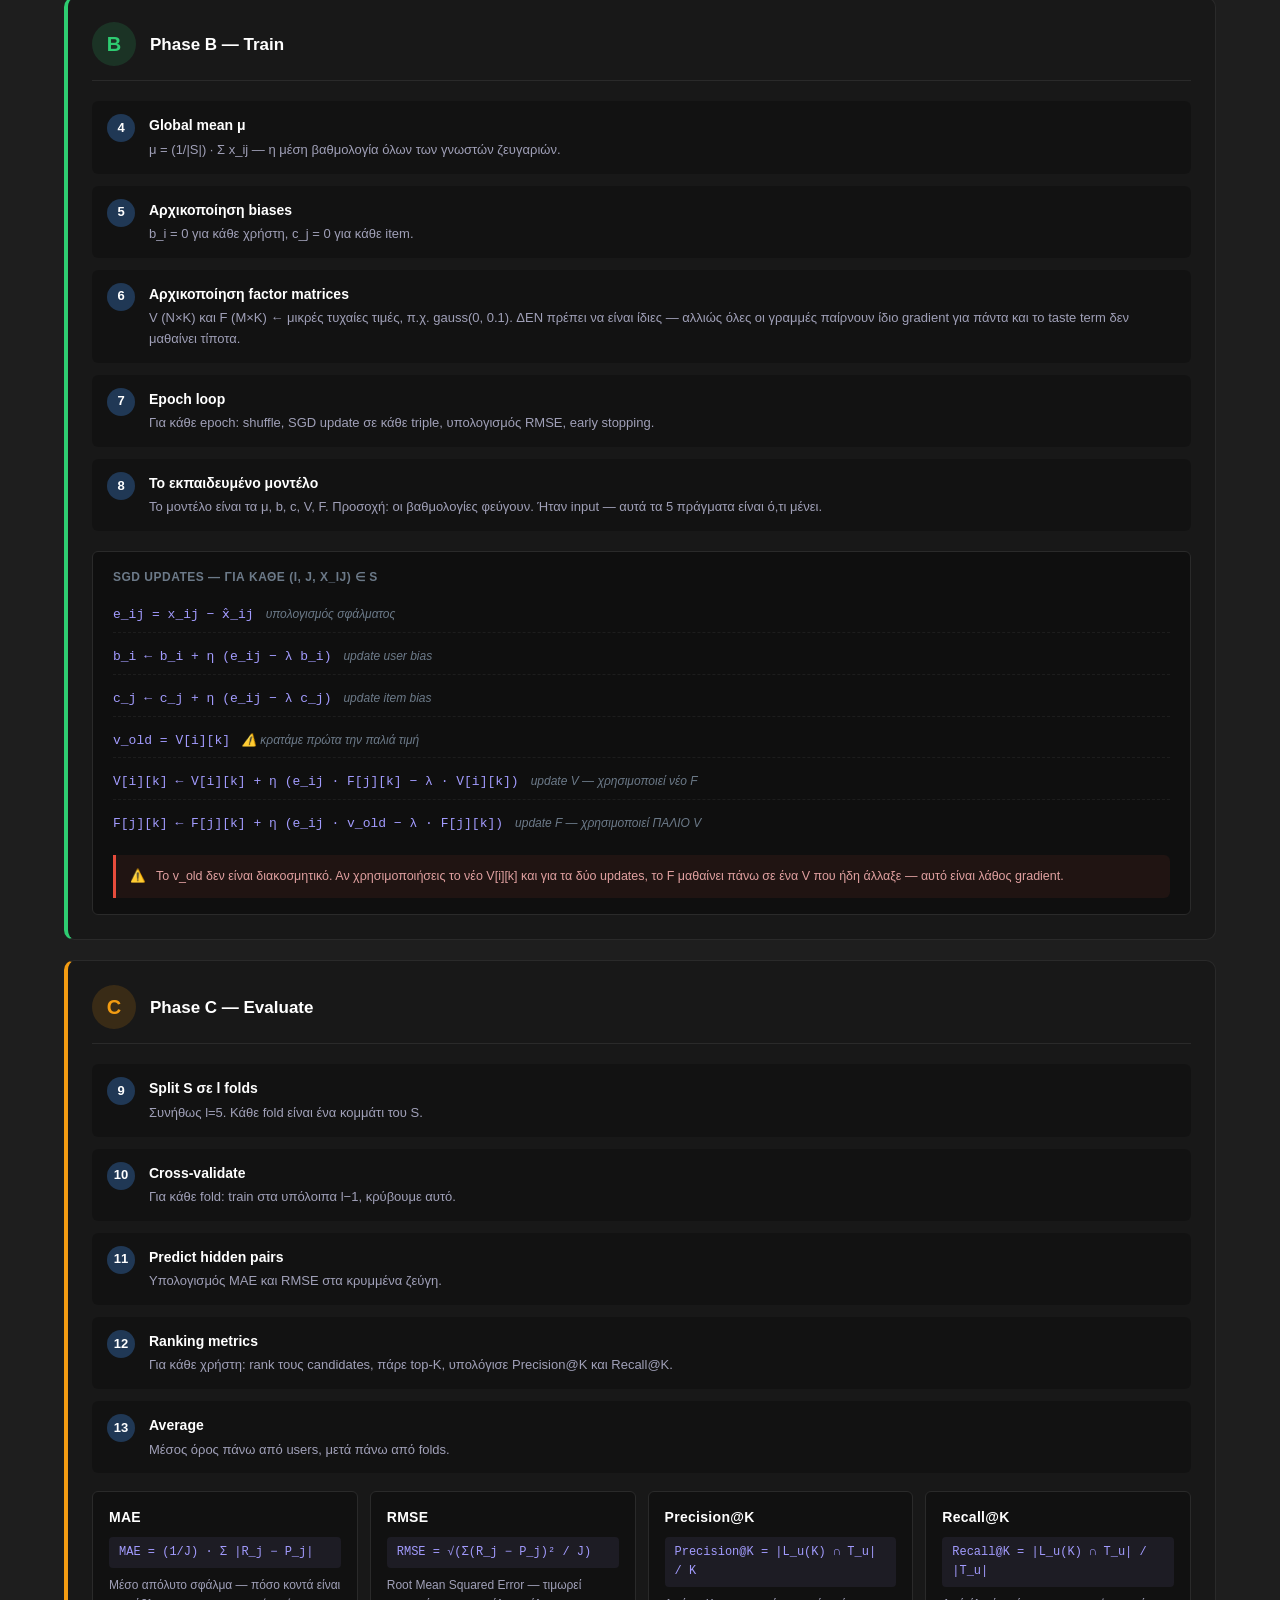
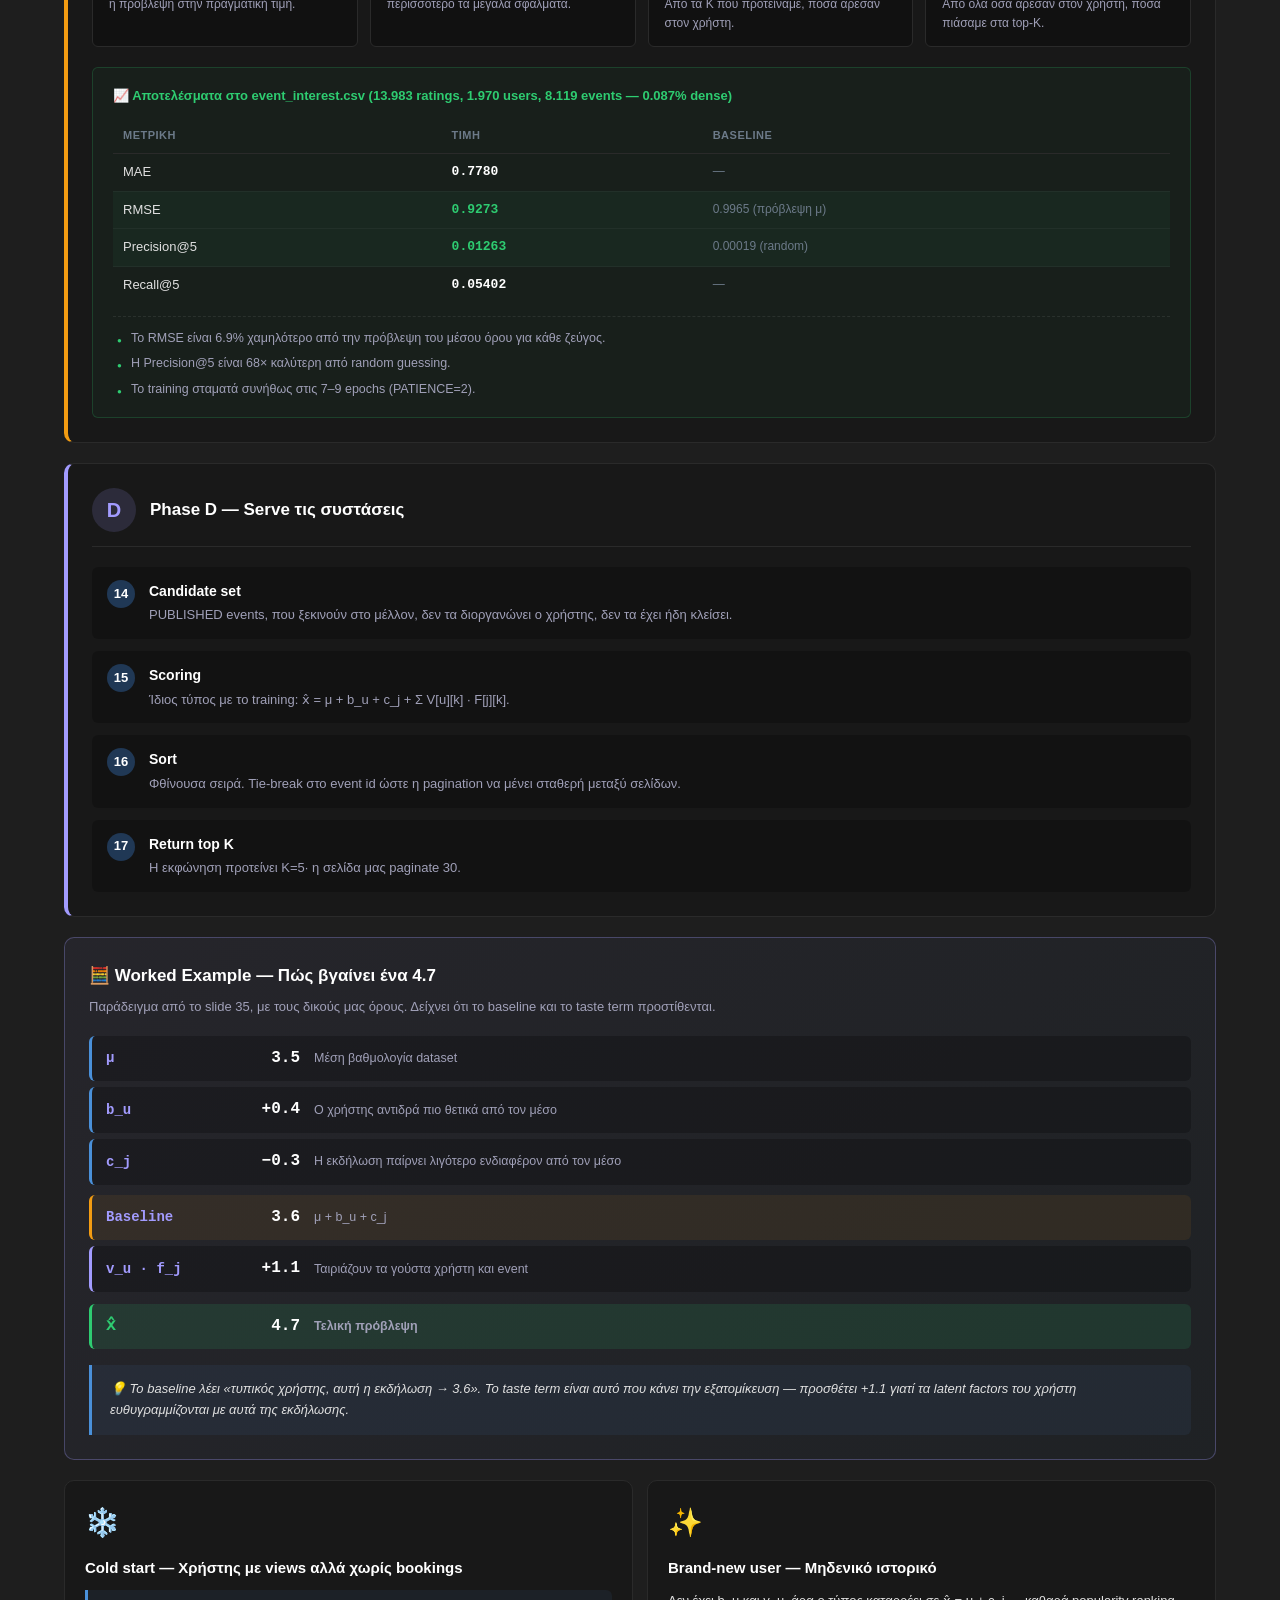
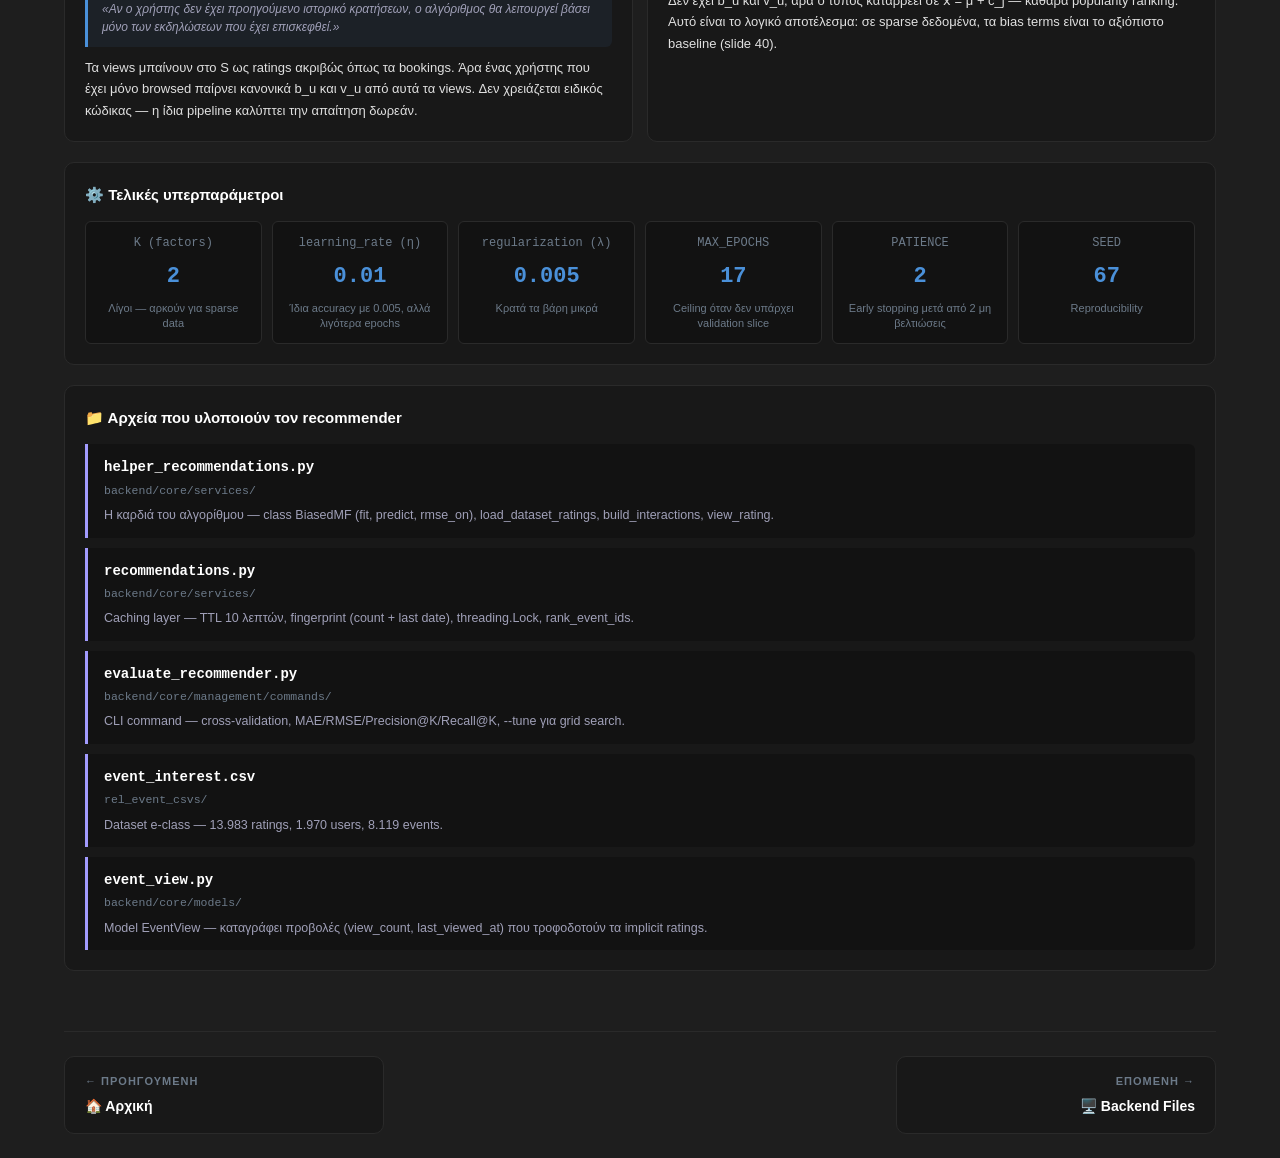
<file: recommender.html>
<!DOCTYPE html>
<html lang="el">
<head>
  <meta charset="UTF-8" />
  <meta name="viewport" content="width=device-width, initial-scale=1.0" />
  <title>Recommender · EventHub Docs</title>
  <link rel="stylesheet" href="styles.css" />
</head>
<body data-page="recommender">
  <div id="app-shell"></div>
  <script src="docs.js"></script>
  <script src="data.js"></script>
  <script src="nav.js"></script>
  <script>
    const key = document.body.dataset.page;
    const [title, subtitle] = PAGE_TITLES[key] || ['EventHub Docs', ''];
    document.title = title.replace(/^[^ ]+ /, '') + ' · EventHub Docs';
    mountShell(key, title, subtitle);
  </script>
  <script src="page.js"></script>
</body>
</html>
</file>
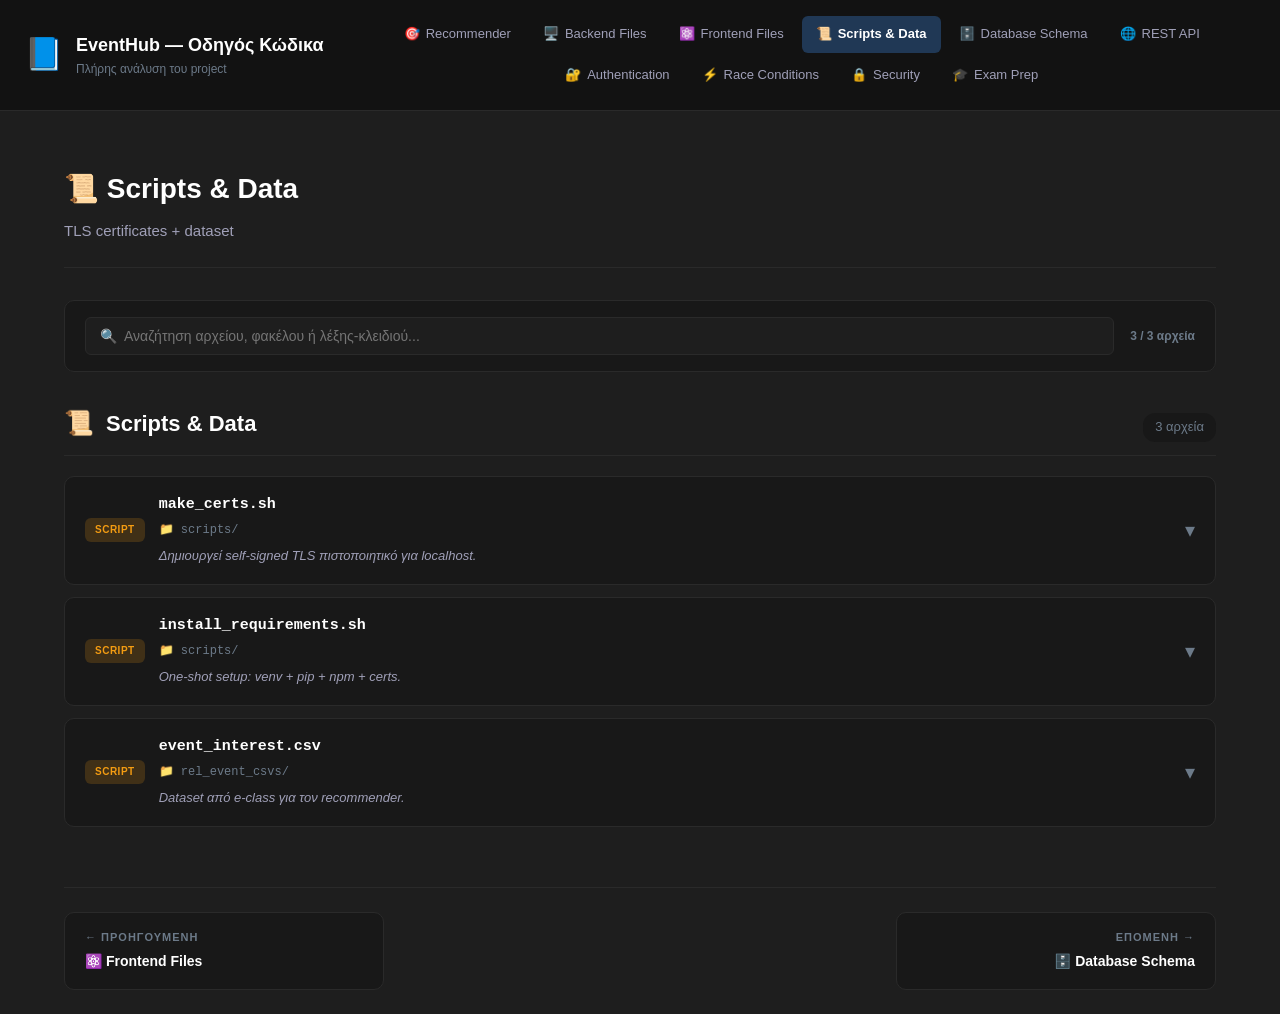
<file: scripts.html>
<!DOCTYPE html>
<html lang="el">
<head>
  <meta charset="UTF-8" />
  <meta name="viewport" content="width=device-width, initial-scale=1.0" />
  <title>Scripts & Data · EventHub Docs</title>
  <link rel="stylesheet" href="styles.css" />
</head>
<body data-page="scripts">
  <div id="app-shell"></div>
  <script src="docs.js"></script>
  <script src="data.js"></script>
  <script src="nav.js"></script>
  <script>
    const key = document.body.dataset.page;
    const [title, subtitle] = PAGE_TITLES[key] || ['EventHub Docs', ''];
    document.title = title.replace(/^[^ ]+ /, '') + ' · EventHub Docs';
    mountShell(key, title, subtitle);
  </script>
  <script src="page.js"></script>
</body>
</html>
</file>
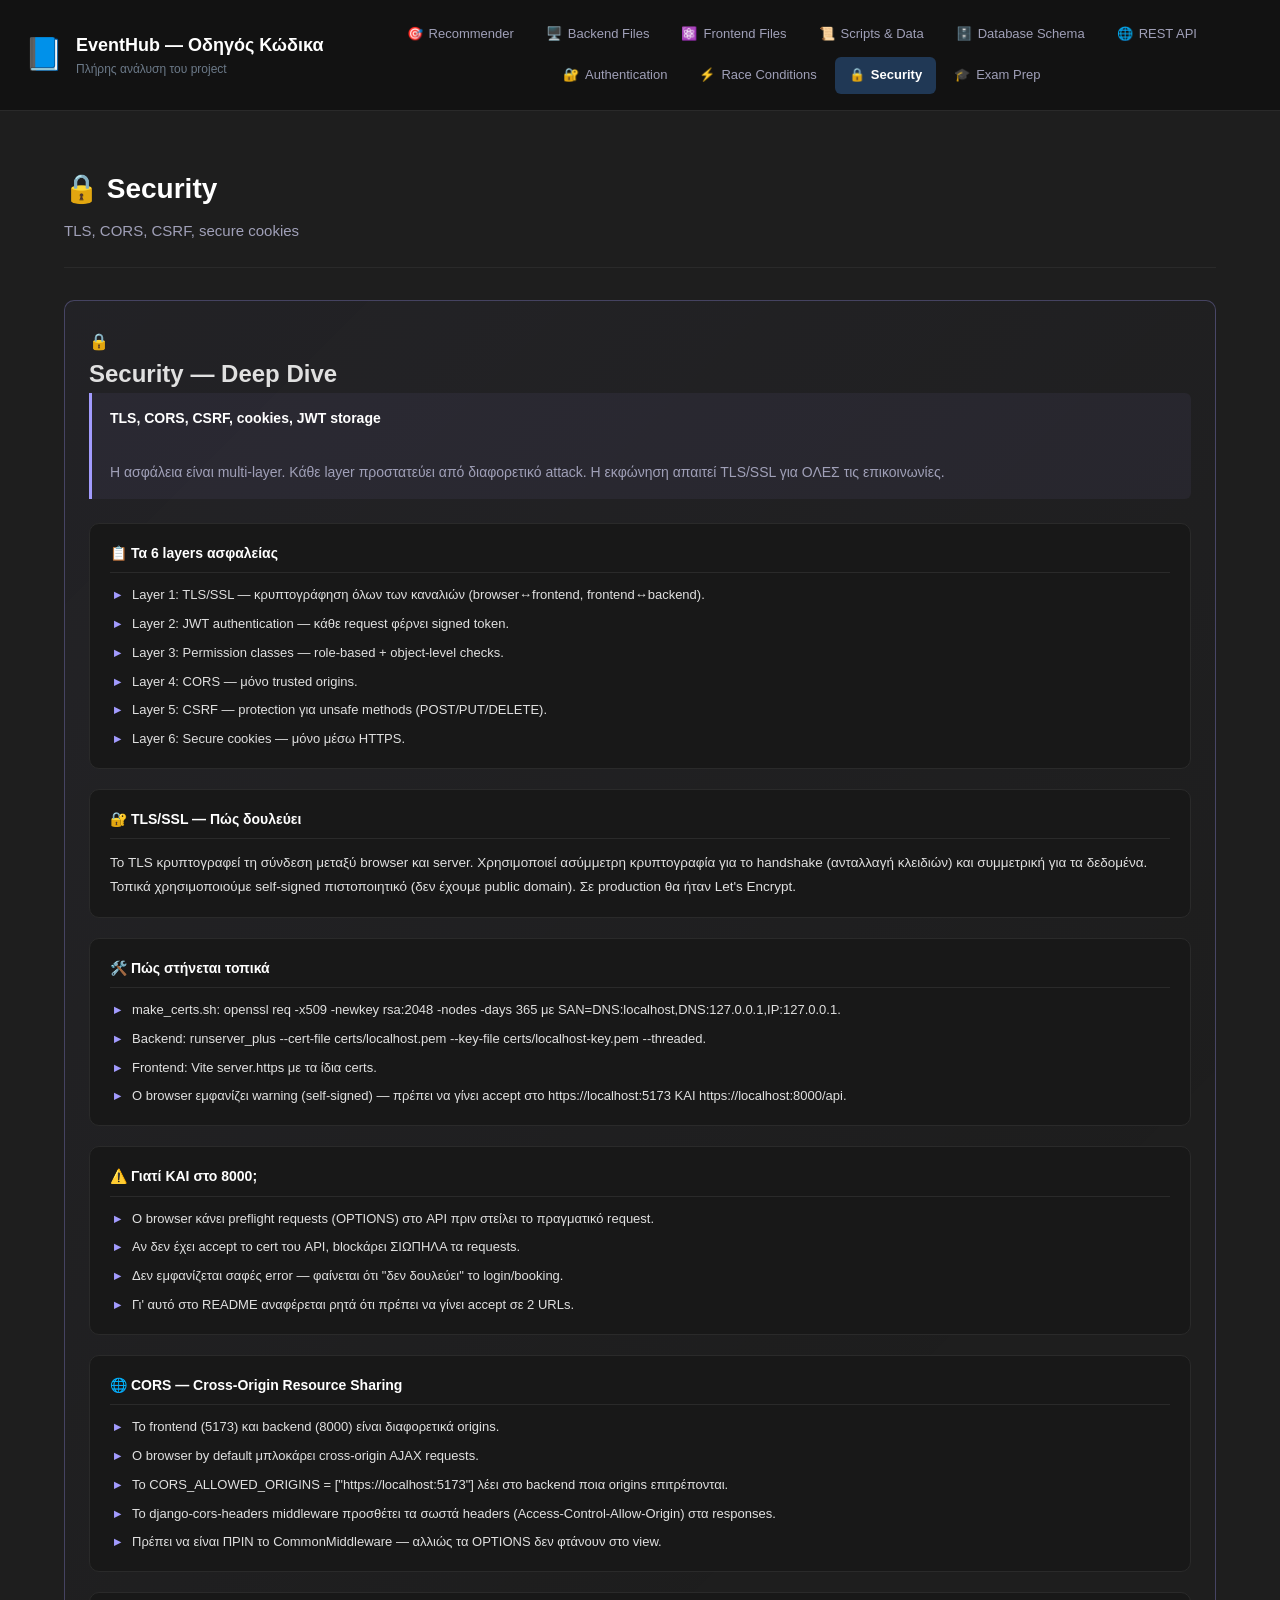
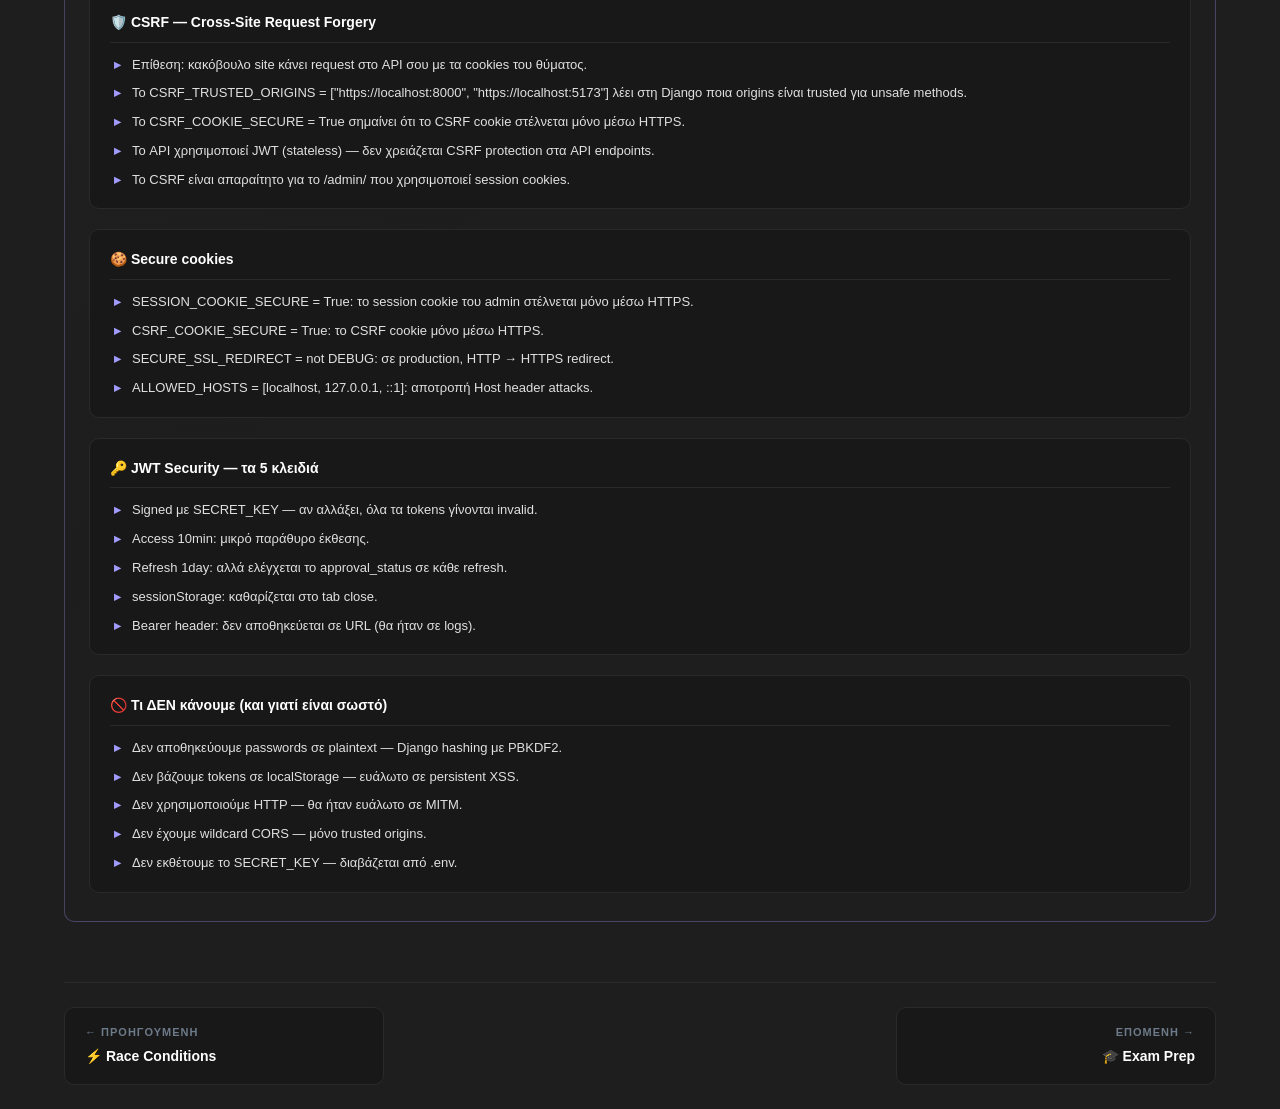
<file: security.html>
<!DOCTYPE html>
<html lang="el">
<head>
  <meta charset="UTF-8" />
  <meta name="viewport" content="width=device-width, initial-scale=1.0" />
  <title>Security · EventHub Docs</title>
  <link rel="stylesheet" href="styles.css" />
</head>
<body data-page="security">
  <div id="app-shell"></div>
  <script src="docs.js"></script>
  <script src="data.js"></script>
  <script src="nav.js"></script>
  <script>
    const key = document.body.dataset.page;
    const [title, subtitle] = PAGE_TITLES[key] || ['EventHub Docs', ''];
    document.title = title.replace(/^[^ ]+ /, '') + ' · EventHub Docs';
    mountShell(key, title, subtitle);
  </script>
  <script src="page.js"></script>
</body>
</html>
</file>
<file: styles.css>
/* ============================================
   RESET & BASE — Ίδιο theme με το project
   ============================================ */
* {
  margin: 0;
  padding: 0;
  box-sizing: border-box;
}

:root {
  --bg-primary: #1e1e1e;
  --bg-secondary: #181818;
  --bg-tertiary: #2a2a2a;
  --bg-hover: #333;
  --border: #2a2a2a;
  --border-light: #3a3a3a;
  --text-primary: #e0e0e0;
  --text-secondary: #a0a0b8;
  --text-muted: #6c7a89;
  --accent: #4a90d9;
  --accent-blue: #203855;
  --accent-green: #2ecc71;
  --accent-orange: #f39c12;
  --accent-red: #e74c3c;
  --accent-purple: #a29bfe;
  --radius: 10px;
  --radius-sm: 6px;
}

html {
  scroll-behavior: smooth;
  scroll-padding-top: 130px;
}

body {
  font-family: 'Segoe UI', Tahoma, Geneva, Verdana, sans-serif;
  background: var(--bg-primary);
  color: var(--text-primary);
  line-height: 1.6;
  min-height: 100vh;
}

code {
  font-family: 'Consolas', 'Monaco', monospace;
  background: var(--bg-tertiary);
  padding: 1px 6px;
  border-radius: 4px;
  font-size: 0.9em;
  color: var(--accent-purple);
}

/* ============================================
   HEADER
   ============================================ */
.app-header {
  position: sticky;
  top: 0;
  z-index: 100;
  background: rgba(18, 18, 18, 0.95);
  backdrop-filter: blur(10px);
  border-bottom: 1px solid var(--border);
}

.header-inner {
  max-width: 1500px;
  margin: 0 auto;
  padding: 16px 24px;
  display: flex;
  align-items: center;
  gap: 24px;
  flex-wrap: wrap;
}

.brand {
  display: flex;
  align-items: center;
  gap: 12px;
}

.brand-icon {
  font-size: 32px;
}

.brand h1 {
  font-size: 18px;
  font-weight: 700;
  color: #fff;
  margin: 0;
}

.brand-sub {
  font-size: 12px;
  color: var(--text-muted);
  margin: 0;
}

.header-search {
  flex: 1;
  min-width: 260px;
  max-width: 500px;
}

.header-search input {
  width: 100%;
  background: var(--bg-secondary);
  border: 1px solid var(--border);
  border-radius: var(--radius);
  padding: 10px 16px;
  color: var(--text-primary);
  font-size: 14px;
  font-family: inherit;
  outline: none;
  transition: border-color 0.2s;
}

.header-search input:focus {
  border-color: var(--accent-blue);
}

.header-stats {
  display: flex;
  gap: 8px;
  font-size: 12px;
  color: var(--text-secondary);
}

.stat-badge {
  background: var(--bg-secondary);
  border: 1px solid var(--border);
  padding: 6px 12px;
  border-radius: 20px;
  white-space: nowrap;
}

.stat-badge strong {
  color: #fff;
}

/* Filters */
.type-filters {
  max-width: 1500px;
  margin: 0 auto;
  padding: 0 24px 12px;
  display: flex;
  gap: 8px;
  flex-wrap: wrap;
}

.type-btn {
  background: var(--bg-secondary);
  border: 1px solid var(--border);
  color: var(--text-secondary);
  padding: 6px 16px;
  border-radius: 20px;
  font-size: 13px;
  font-weight: 500;
  cursor: pointer;
  transition: all 0.2s;
  font-family: inherit;
}

.type-btn:hover {
  border-color: var(--accent-blue);
  color: var(--text-primary);
}

.type-btn.active {
  background: var(--accent-blue);
  border-color: #4a7a9f;
  color: #fff;
  font-weight: 600;
}

/* ============================================
   LAYOUT
   ============================================ */
.app-body {
  max-width: 1500px;
  margin: 0 auto;
  padding: 24px;
  display: grid;
  grid-template-columns: 260px 1fr;
  gap: 32px;
}

/* SIDEBAR */
.sidebar {
  position: sticky;
  top: 130px;
  max-height: calc(100vh - 150px);
  overflow-y: auto;
  align-self: start;
  padding-right: 8px;
}

.sidebar::-webkit-scrollbar { width: 6px; }
.sidebar::-webkit-scrollbar-thumb {
  background: var(--accent-blue);
  border-radius: 3px;
}

.sidebar-group {
  margin-bottom: 20px;
}

.sidebar-group-title {
  font-size: 11px;
  font-weight: 700;
  color: var(--text-muted);
  text-transform: uppercase;
  letter-spacing: 1px;
  padding: 6px 12px;
  margin-bottom: 4px;
}

.sidebar-link {
  display: flex;
  align-items: center;
  gap: 8px;
  padding: 8px 12px;
  border-radius: var(--radius-sm);
  color: var(--text-secondary);
  font-size: 13px;
  text-decoration: none;
  transition: all 0.2s;
  border-left: 2px solid transparent;
}

.sidebar-link:hover {
  background: var(--bg-secondary);
  color: var(--text-primary);
}

.sidebar-link.active {
  background: var(--bg-secondary);
  color: #fff;
  border-left-color: var(--accent);
  font-weight: 600;
}

.sidebar-link .count {
  margin-left: auto;
  background: var(--bg-tertiary);
  padding: 1px 8px;
  border-radius: 10px;
  font-size: 11px;
  color: var(--text-muted);
}

/* CONTENT */
.content {
  min-width: 0;
}

/* ============================================
   INTRO CARD
   ============================================ */
.intro-card {
  background: linear-gradient(135deg, #1a2942 0%, var(--bg-secondary) 100%);
  border: 1px solid var(--border);
  border-radius: var(--radius);
  padding: 28px 32px;
  margin-bottom: 32px;
}

.intro-card h2 {
  font-size: 22px;
  color: #fff;
  margin-bottom: 12px;
}

.intro-card p {
  color: var(--text-secondary);
  margin-bottom: 12px;
  font-size: 14px;
}

.intro-list {
  list-style: none;
  margin: 16px 0;
  display: grid;
  gap: 8px;
}

.intro-list li {
  padding-left: 24px;
  position: relative;
  font-size: 14px;
  color: var(--text-primary);
}

.intro-list li::before {
  content: '✓';
  position: absolute;
  left: 0;
  color: var(--accent-green);
  font-weight: 700;
}

.intro-tips {
  display: grid;
  grid-template-columns: repeat(auto-fit, minmax(220px, 1fr));
  gap: 12px;
  margin-top: 20px;
}

.tip {
  display: flex;
  align-items: flex-start;
  gap: 10px;
  background: rgba(0, 0, 0, 0.25);
  border: 1px solid var(--border);
  border-radius: var(--radius-sm);
  padding: 12px 14px;
  font-size: 13px;
  color: var(--text-secondary);
}

.tip strong {
  color: var(--text-primary);
  display: block;
  margin-bottom: 2px;
}

.tip-icon {
  font-size: 20px;
  flex-shrink: 0;
}

/* ============================================
   SECTION
   ============================================ */
.doc-section {
  margin-bottom: 48px;
  scroll-margin-top: 140px;
}

.section-header {
  display: flex;
  align-items: baseline;
  gap: 12px;
  margin-bottom: 20px;
  padding-bottom: 12px;
  border-bottom: 1px solid var(--border);
}

.section-icon {
  font-size: 24px;
}

.section-title {
  font-size: 22px;
  color: #fff;
  font-weight: 700;
  margin: 0;
}

.section-count {
  font-size: 13px;
  color: var(--text-muted);
  margin-left: auto;
  background: var(--bg-secondary);
  padding: 4px 12px;
  border-radius: 12px;
}

/* ============================================
   FILE CARD
   ============================================ */
.file-card {
  background: var(--bg-secondary);
  border: 1px solid var(--border);
  border-radius: var(--radius);
  margin-bottom: 12px;
  overflow: hidden;
  transition: border-color 0.2s;
}

.file-card:hover {
  border-color: var(--accent-blue);
}

.file-card.open {
  border-color: var(--accent);
}

.file-header {
  display: flex;
  align-items: center;
  gap: 14px;
  padding: 16px 20px;
  cursor: pointer;
  user-select: none;
  transition: background 0.15s;
}

.file-header:hover {
  background: var(--bg-tertiary);
}

.file-badge {
  padding: 4px 10px;
  border-radius: 6px;
  font-size: 10px;
  font-weight: 700;
  text-transform: uppercase;
  letter-spacing: 0.5px;
  flex-shrink: 0;
}

.file-badge.backend { background: rgba(74, 144, 217, 0.18); color: var(--accent); }
.file-badge.frontend { background: rgba(162, 155, 254, 0.18); color: var(--accent-purple); }
.file-badge.script { background: rgba(243, 156, 18, 0.18); color: var(--accent-orange); }

.file-main {
  flex: 1;
  min-width: 0;
}

.file-name {
  font-family: 'Consolas', 'Monaco', monospace;
  font-size: 15px;
  font-weight: 600;
  color: #fff;
  margin-bottom: 4px;
}

.file-folder {
  font-size: 12px;
  color: var(--text-muted);
  font-family: 'Consolas', 'Monaco', monospace;
}

.file-summary {
  font-size: 13px;
  color: var(--text-secondary);
  margin-top: 6px;
  font-style: italic;
}

.file-toggle {
  flex-shrink: 0;
  color: var(--text-muted);
  font-size: 20px;
  transition: transform 0.25s ease;
}

.file-card.open .file-toggle {
  transform: rotate(180deg);
  color: var(--accent);
}

/* FILE BODY */
.file-body {
  max-height: 0;
  overflow: hidden;
  transition: max-height 0.35s ease;
  border-top: 1px solid transparent;
}

.file-card.open .file-body {
  max-height: 2000px;
  border-top-color: var(--border);
}

.file-body-inner {
  padding: 20px 24px;
}

.file-block {
  margin-bottom: 18px;
}

.file-block:last-child {
  margin-bottom: 0;
}

.block-title {
  font-size: 11px;
  font-weight: 700;
  color: var(--text-muted);
  text-transform: uppercase;
  letter-spacing: 1px;
  margin-bottom: 8px;
  display: flex;
  align-items: center;
  gap: 6px;
}

.block-text {
  font-size: 14px;
  color: var(--text-primary);
  line-height: 1.7;
}

.block-list {
  list-style: none;
  display: grid;
  gap: 6px;
}

.block-list li {
  font-size: 13px;
  color: var(--text-primary);
  padding-left: 22px;
  position: relative;
  line-height: 1.55;
}

.block-list li::before {
  content: '▸';
  position: absolute;
  left: 4px;
  color: var(--accent);
  font-weight: 700;
}

.key-points {
  background: rgba(74, 144, 217, 0.06);
  border-left: 3px solid var(--accent);
  border-radius: 0 var(--radius-sm) var(--radius-sm) 0;
  padding: 14px 18px;
}

.key-points .block-list li::before {
  content: '★';
  color: var(--accent-orange);
}

/* ============================================
   NO RESULTS
   ============================================ */
.no-results {
  text-align: center;
  padding: 80px 20px;
  color: var(--text-muted);
  display: none;
}

.no-results span {
  font-size: 56px;
  display: block;
  margin-bottom: 12px;
}

.no-results p {
  font-size: 15px;
}

.no-results.visible {
  display: block;
}

/* ============================================
   BACK TO TOP
   ============================================ */
.back-to-top {
  position: fixed;
  bottom: 24px;
  right: 24px;
  width: 48px;
  height: 48px;
  border-radius: 50%;
  background: var(--accent-blue);
  color: #fff;
  border: 1px solid #4a7a9f;
  font-size: 22px;
  cursor: pointer;
  opacity: 0;
  pointer-events: none;
  transition: all 0.3s;
  box-shadow: 0 8px 24px rgba(0, 0, 0, 0.4);
  z-index: 50;
}

.back-to-top.visible {
  opacity: 1;
  pointer-events: auto;
}

.back-to-top:hover {
  background: #2a4a6f;
  transform: translateY(-2px);
}

/* ============================================
   RESPONSIVE
   ============================================ */
@media (max-width: 900px) {
  .app-body {
    grid-template-columns: 1fr;
    gap: 20px;
    padding: 16px;
  }

  .sidebar {
    position: static;
    max-height: none;
    display: flex;
    gap: 8px;
    overflow-x: auto;
    padding-bottom: 8px;
    border-bottom: 1px solid var(--border);
  }

  .sidebar-group {
    margin-bottom: 0;
    display: flex;
    gap: 4px;
    align-items: center;
    white-space: nowrap;
  }

  .sidebar-group-title {
    padding: 0 8px;
    margin-bottom: 0;
  }

  .sidebar-link {
    padding: 6px 10px;
  }

  .sidebar-link .count {
    display: none;
  }

  .header-inner {
    padding: 12px 16px;
    gap: 12px;
  }

  .brand h1 { font-size: 15px; }
  .brand-sub { display: none; }

  .header-search {
    min-width: 100%;
    order: 3;
  }

  .type-filters {
    padding: 0 16px 10px;
    overflow-x: auto;
    flex-wrap: nowrap;
  }

  .type-btn { white-space: nowrap; }

  .file-header {
    padding: 14px 16px;
    gap: 10px;
  }

  .file-badge { display: none; }

  .file-body-inner { padding: 16px 18px; }
}

@media (max-width: 480px) {
  .intro-card { padding: 20px; }
  .intro-card h2 { font-size: 18px; }
  .section-title { font-size: 18px; }
  .file-name { font-size: 13px; }
  .back-to-top { width: 42px; height: 42px; bottom: 16px; right: 16px; }
}

/* ============================================
   RECOMMENDER SECTION  ← ΝΕΟ
   ============================================ */
.rec-section {
  background: linear-gradient(135deg, rgba(74, 144, 217, 0.04) 0%, transparent 60%);
  border: 1px solid var(--accent-blue);
  border-radius: var(--radius);
  padding: 28px 24px;
  margin-bottom: 40px;
}

.rec-intro {
  font-size: 14.5px;
  color: var(--text-secondary);
  line-height: 1.7;
  margin-bottom: 24px;
  padding: 14px 18px;
  background: rgba(74, 144, 217, 0.06);
  border-left: 3px solid var(--accent);
  border-radius: 0 var(--radius-sm) var(--radius-sm) 0;
}

/* FORMULA */
.rec-formula {
  background: var(--bg-secondary);
  border: 1px solid var(--border);
  border-radius: var(--radius);
  padding: 24px;
  margin-bottom: 28px;
  text-align: center;
}

.rec-formula-main {
  font-family: 'Consolas', 'Monaco', monospace;
  font-size: 26px;
  font-weight: 700;
  color: #fff;
  letter-spacing: 1px;
  padding: 20px;
  background: linear-gradient(135deg, rgba(74, 144, 217, 0.12), rgba(162, 155, 254, 0.08));
  border-radius: var(--radius-sm);
  margin-bottom: 12px;
}

.rec-formula-sub {
  font-size: 13px;
  color: var(--text-muted);
  margin-bottom: 20px;
  font-style: italic;
}

.rec-terms {
  display: grid;
  grid-template-columns: repeat(auto-fit, minmax(200px, 1fr));
  gap: 12px;
  text-align: left;
}

.rec-term {
  display: flex;
  align-items: flex-start;
  gap: 12px;
  padding: 12px 14px;
  background: rgba(0, 0, 0, 0.3);
  border: 1px solid var(--border);
  border-left: 3px solid var(--term-color, var(--accent));
  border-radius: var(--radius-sm);
  transition: transform 0.2s, border-color 0.2s;
}

.rec-term:hover {
  transform: translateY(-2px);
  border-color: var(--term-color, var(--accent));
}

.rec-term-symbol {
  font-family: 'Consolas', 'Monaco', monospace;
  font-size: 20px;
  font-weight: 700;
  color: var(--term-color, var(--accent));
  min-width: 40px;
  flex-shrink: 0;
}

.rec-term-name {
  font-size: 13px;
  font-weight: 700;
  color: #fff;
  margin-bottom: 2px;
}

.rec-term-desc {
  font-size: 12px;
  color: var(--text-secondary);
  line-height: 1.5;
}

/* PHASES */
.rec-phase {
  background: var(--bg-secondary);
  border: 1px solid var(--border);
  border-radius: var(--radius);
  padding: 24px;
  margin-bottom: 20px;
  position: relative;
}

.rec-phase[data-phase="A"] { border-left: 4px solid #4a90d9; }
.rec-phase[data-phase="B"] { border-left: 4px solid #2ecc71; }
.rec-phase[data-phase="C"] { border-left: 4px solid #f39c12; }
.rec-phase[data-phase="D"] { border-left: 4px solid #a29bfe; }

.rec-phase-header {
  display: flex;
  align-items: center;
  gap: 14px;
  margin-bottom: 20px;
  padding-bottom: 14px;
  border-bottom: 1px solid var(--border);
}

.rec-phase-letter {
  width: 44px;
  height: 44px;
  border-radius: 50%;
  background: rgba(74, 144, 217, 0.15);
  color: var(--accent);
  display: flex;
  align-items: center;
  justify-content: center;
  font-size: 20px;
  font-weight: 800;
  flex-shrink: 0;
}

.rec-phase[data-phase="A"] .rec-phase-letter { background: rgba(74, 144, 217, 0.15); color: #4a90d9; }
.rec-phase[data-phase="B"] .rec-phase-letter { background: rgba(46, 204, 113, 0.15); color: #2ecc71; }
.rec-phase[data-phase="C"] .rec-phase-letter { background: rgba(243, 156, 18, 0.15); color: #f39c12; }
.rec-phase[data-phase="D"] .rec-phase-letter { background: rgba(162, 155, 254, 0.15); color: #a29bfe; }

.rec-phase-header h3 {
  font-size: 17px;
  font-weight: 700;
  color: #fff;
  margin: 0;
}

/* STEPS */
.rec-steps {
  display: flex;
  flex-direction: column;
  gap: 12px;
}

.rec-step {
  display: flex;
  gap: 14px;
  padding: 12px 14px;
  background: rgba(0, 0, 0, 0.25);
  border-radius: var(--radius-sm);
  border: 1px solid transparent;
  transition: border-color 0.2s;
}

.rec-step:hover {
  border-color: var(--border-light);
}

.rec-step-num {
  width: 28px;
  height: 28px;
  border-radius: 50%;
  background: var(--accent-blue);
  color: #fff;
  display: flex;
  align-items: center;
  justify-content: center;
  font-size: 13px;
  font-weight: 700;
  flex-shrink: 0;
}

.rec-step-body {
  flex: 1;
  min-width: 0;
}

.rec-step-title {
  font-size: 14px;
  font-weight: 700;
  color: #fff;
  margin-bottom: 3px;
}

.rec-step-text {
  font-size: 13px;
  color: var(--text-secondary);
  line-height: 1.6;
}

/* TABLES */
.rec-tables-row {
  display: grid;
  grid-template-columns: 1fr 1fr;
  gap: 16px;
  margin-top: 18px;
}

.rec-table-block {
  background: rgba(0, 0, 0, 0.25);
  border: 1px solid var(--border);
  border-radius: var(--radius-sm);
  padding: 14px;
}

.rec-table-title {
  font-size: 12px;
  font-weight: 700;
  color: var(--text-secondary);
  text-transform: uppercase;
  letter-spacing: 0.5px;
  margin-bottom: 10px;
}

.rec-table {
  width: 100%;
  border-collapse: collapse;
  font-size: 13px;
}

.rec-table th {
  text-align: left;
  padding: 8px 10px;
  border-bottom: 1px solid var(--border);
  color: var(--text-muted);
  font-size: 11px;
  font-weight: 700;
  text-transform: uppercase;
  letter-spacing: 0.5px;
}

.rec-table td {
  padding: 8px 10px;
  border-bottom: 1px solid rgba(255, 255, 255, 0.04);
  color: var(--text-primary);
  vertical-align: top;
}

.rec-table tr:last-child td {
  border-bottom: none;
}

.rec-rating-pill {
  display: inline-block;
  padding: 3px 10px;
  border-radius: 12px;
  font-weight: 700;
  font-size: 12px;
  font-family: 'Consolas', 'Monaco', monospace;
}

.rec-example {
  font-size: 11px;
  color: var(--text-muted);
  margin-left: 6px;
}

.rec-table-results .rec-value {
  font-family: 'Consolas', 'Monaco', monospace;
  font-weight: 700;
  color: #fff;
}

.rec-table-results .rec-baseline {
  color: var(--text-muted);
  font-size: 12px;
}

.rec-row-highlight {
  background: rgba(46, 204, 113, 0.05);
}

.rec-row-highlight .rec-value {
  color: #2ecc71;
}

/* RULES */
.rec-rules {
  margin-top: 18px;
  padding: 14px 18px;
  background: rgba(243, 156, 18, 0.06);
  border-left: 3px solid var(--accent-orange);
  border-radius: 0 var(--radius-sm) var(--radius-sm) 0;
}

.rec-rules-title {
  font-size: 12px;
  font-weight: 700;
  color: var(--accent-orange);
  text-transform: uppercase;
  letter-spacing: 0.5px;
  margin-bottom: 8px;
}

.rec-rules ul {
  list-style: none;
  display: grid;
  gap: 6px;
}

.rec-rules li {
  font-size: 13px;
  color: var(--text-primary);
  padding-left: 18px;
  position: relative;
  line-height: 1.55;
}

.rec-rules li::before {
  content: '▸';
  position: absolute;
  left: 0;
  color: var(--accent-orange);
  font-weight: 700;
}

/* SGD */
.rec-sgd {
  margin-top: 20px;
  background: #0f0f0f;
  border: 1px solid var(--border);
  border-radius: var(--radius-sm);
  padding: 16px 20px;
}

.rec-sgd-title {
  font-size: 12px;
  font-weight: 700;
  color: var(--text-muted);
  text-transform: uppercase;
  letter-spacing: 0.5px;
  margin-bottom: 12px;
}

.rec-sgd-lines {
  display: flex;
  flex-direction: column;
  gap: 8px;
}

.rec-sgd-line {
  display: flex;
  align-items: baseline;
  gap: 12px;
  padding: 6px 0;
  border-bottom: 1px dashed rgba(255, 255, 255, 0.06);
  flex-wrap: wrap;
}

.rec-sgd-line:last-child {
  border-bottom: none;
}

.rec-sgd-line code {
  font-family: 'Consolas', 'Monaco', monospace;
  font-size: 13px;
  color: #a29bfe;
  background: transparent;
  padding: 0;
  flex-shrink: 0;
}

.rec-sgd-comment {
  font-size: 12px;
  color: var(--text-muted);
  font-style: italic;
}

.rec-sgd-warning {
  display: flex;
  gap: 10px;
  margin-top: 14px;
  padding: 12px 14px;
  background: rgba(231, 76, 60, 0.08);
  border-left: 3px solid var(--accent-red);
  border-radius: 0 var(--radius-sm) var(--radius-sm) 0;
  font-size: 12.5px;
  color: #e0a0a0;
  line-height: 1.55;
}

/* METRICS */
.rec-metrics {
  display: grid;
  grid-template-columns: repeat(auto-fit, minmax(220px, 1fr));
  gap: 12px;
  margin-top: 18px;
}

.rec-metric-card {
  background: rgba(0, 0, 0, 0.3);
  border: 1px solid var(--border);
  border-radius: var(--radius-sm);
  padding: 14px 16px;
}

.rec-metric-name {
  font-size: 14px;
  font-weight: 800;
  color: #fff;
  margin-bottom: 8px;
  letter-spacing: 0.3px;
}

.rec-metric-formula {
  display: block;
  font-size: 12px;
  color: #a29bfe;
  margin-bottom: 8px;
  padding: 6px 10px;
  background: rgba(162, 155, 254, 0.08);
  border-radius: 4px;
  font-family: 'Consolas', 'Monaco', monospace;
  word-break: break-word;
}

.rec-metric-meaning {
  font-size: 12px;
  color: var(--text-secondary);
  line-height: 1.55;
}

/* RESULTS */
.rec-results {
  margin-top: 20px;
  padding: 18px 20px;
  background: rgba(46, 204, 113, 0.04);
  border: 1px solid rgba(46, 204, 113, 0.2);
  border-radius: var(--radius-sm);
}

.rec-results-title {
  font-size: 13px;
  font-weight: 700;
  color: #2ecc71;
  margin-bottom: 12px;
}

.rec-notes {
  list-style: none;
  margin-top: 12px;
  padding-top: 12px;
  border-top: 1px dashed rgba(255, 255, 255, 0.08);
  display: grid;
  gap: 6px;
}

.rec-notes li {
  font-size: 12.5px;
  color: var(--text-secondary);
  padding-left: 18px;
  position: relative;
  line-height: 1.55;
}

.rec-notes li::before {
  content: '●';
  position: absolute;
  left: 4px;
  color: var(--accent-green);
  font-size: 8px;
  top: 6px;
}

/* WORKED EXAMPLE */
.rec-worked {
  background: linear-gradient(135deg, rgba(162, 155, 254, 0.06), rgba(74, 144, 217, 0.04));
  border: 1px solid rgba(162, 155, 254, 0.3);
  border-radius: var(--radius);
  padding: 24px;
  margin-bottom: 20px;
}

.rec-worked-title {
  font-size: 17px;
  font-weight: 700;
  color: #fff;
  margin-bottom: 8px;
}

.rec-worked-intro {
  font-size: 13px;
  color: var(--text-secondary);
  margin-bottom: 18px;
  line-height: 1.6;
}

.rec-worked-rows {
  display: flex;
  flex-direction: column;
  gap: 6px;
}

.rec-worked-row {
  display: grid;
  grid-template-columns: 100px 80px 1fr;
  gap: 14px;
  align-items: center;
  padding: 10px 14px;
  background: rgba(0, 0, 0, 0.25);
  border-radius: var(--radius-sm);
  border-left: 3px solid transparent;
}

.rec-wg-baseline { border-left-color: #4a90d9; }
.rec-wg-taste    { border-left-color: #a29bfe; }
.rec-wg-subtotal {
  border-left-color: #f39c12;
  background: rgba(243, 156, 18, 0.08);
  margin-top: 4px;
}
.rec-wg-total {
  border-left-color: #2ecc71;
  background: rgba(46, 204, 113, 0.12);
  margin-top: 6px;
  font-weight: 700;
}

.rec-worked-term {
  font-family: 'Consolas', 'Monaco', monospace;
  font-size: 14px;
  font-weight: 700;
  color: var(--accent-purple);
}

.rec-wg-total .rec-worked-term { color: #2ecc71; font-size: 16px; }

.rec-worked-value {
  font-family: 'Consolas', 'Monaco', monospace;
  font-size: 16px;
  font-weight: 700;
  color: #fff;
  text-align: right;
}

.rec-worked-meaning {
  font-size: 12.5px;
  color: var(--text-secondary);
  line-height: 1.5;
}

.rec-worked-message {
  margin-top: 16px;
  padding: 14px 18px;
  background: rgba(74, 144, 217, 0.08);
  border-left: 3px solid var(--accent);
  border-radius: 0 var(--radius-sm) var(--radius-sm) 0;
  font-size: 13px;
  color: var(--text-primary);
  line-height: 1.6;
  font-style: italic;
}

/* EDGE CASES */
.rec-edge-grid {
  display: grid;
  grid-template-columns: repeat(auto-fit, minmax(320px, 1fr));
  gap: 14px;
  margin-bottom: 20px;
}

.rec-edge-card {
  background: var(--bg-secondary);
  border: 1px solid var(--border);
  border-radius: var(--radius);
  padding: 20px;
}

.rec-edge-icon {
  font-size: 28px;
  margin-bottom: 10px;
}

.rec-edge-title {
  font-size: 15px;
  font-weight: 700;
  color: #fff;
  margin-bottom: 10px;
}

.rec-edge-quote {
  margin: 10px 0;
  padding: 10px 14px;
  background: rgba(74, 144, 217, 0.08);
  border-left: 3px solid var(--accent);
  border-radius: 0 var(--radius-sm) var(--radius-sm) 0;
  font-size: 12px;
  font-style: italic;
  color: var(--text-secondary);
  line-height: 1.55;
}

.rec-edge-text {
  font-size: 13px;
  color: var(--text-primary);
  line-height: 1.65;
}

/* HYPERPARAMS */
.rec-hyper {
  background: var(--bg-secondary);
  border: 1px solid var(--border);
  border-radius: var(--radius);
  padding: 20px;
  margin-bottom: 20px;
}

.rec-hyper-title {
  font-size: 15px;
  font-weight: 700;
  color: #fff;
  margin-bottom: 14px;
}

.rec-hyper-grid {
  display: grid;
  grid-template-columns: repeat(auto-fit, minmax(160px, 1fr));
  gap: 10px;
}

.rec-hyper-item {
  background: rgba(0, 0, 0, 0.25);
  border: 1px solid var(--border);
  border-radius: var(--radius-sm);
  padding: 12px 14px;
  text-align: center;
}

.rec-hyper-name {
  font-size: 12px;
  color: var(--text-muted);
  font-family: 'Consolas', 'Monaco', monospace;
  margin-bottom: 6px;
}

.rec-hyper-value {
  font-size: 22px;
  font-weight: 800;
  color: var(--accent);
  font-family: 'Consolas', 'Monaco', monospace;
  margin-bottom: 6px;
}

.rec-hyper-note {
  font-size: 11px;
  color: var(--text-muted);
  line-height: 1.4;
}

/* FILES INVOLVED */
.rec-files {
  background: var(--bg-secondary);
  border: 1px solid var(--border);
  border-radius: var(--radius);
  padding: 20px;
}

.rec-files-title {
  font-size: 15px;
  font-weight: 700;
  color: #fff;
  margin-bottom: 14px;
}

.rec-files-list {
  display: grid;
  gap: 10px;
}

.rec-file-item {
  padding: 12px 16px;
  background: rgba(0, 0, 0, 0.25);
  border-left: 3px solid var(--accent-purple);
  border-radius: 0 var(--radius-sm) var(--radius-sm) 0;
}

.rec-file-name {
  font-family: 'Consolas', 'Monaco', monospace;
  font-size: 14px;
  font-weight: 700;
  color: #fff;
  margin-bottom: 3px;
}

.rec-file-folder {
  font-size: 11.5px;
  color: var(--text-muted);
  font-family: 'Consolas', 'Monaco', monospace;
  margin-bottom: 6px;
}

.rec-file-what {
  font-size: 12.5px;
  color: var(--text-secondary);
  line-height: 1.55;
}

/* RESPONSIVE FOR RECOMMENDER */
@media (max-width: 700px) {
  .rec-tables-row {
    grid-template-columns: 1fr;
  }

  .rec-formula-main {
    font-size: 18px;
    padding: 14px;
  }

  .rec-worked-row {
    grid-template-columns: 1fr;
    gap: 4px;
  }

  .rec-worked-value {
    text-align: left;
  }

  .rec-phase {
    padding: 18px;
  }

  .rec-section {
    padding: 20px 14px;
  }
}

/* ============================================
   DEEP DIVES
   ============================================ */
.dd-section {
  background: linear-gradient(135deg, rgba(162, 155, 254, 0.04) 0%, transparent 60%);
  border: 1px solid rgba(162, 155, 254, 0.3);
  border-radius: var(--radius);
  padding: 28px 24px;
  margin-bottom: 40px;
}

.dd-intro {
  font-size: 14px;
  color: var(--text-secondary);
  line-height: 1.7;
  margin-bottom: 24px;
  padding: 14px 18px;
  background: rgba(162, 155, 254, 0.06);
  border-left: 3px solid var(--accent-purple);
  border-radius: 0 var(--radius-sm) var(--radius-sm) 0;
}

.dd-intro strong {
  color: #fff;
  display: block;
  margin-bottom: 6px;
}

.dd-blocks {
  display: flex;
  flex-direction: column;
  gap: 20px;
}

.dd-block {
  background: var(--bg-secondary);
  border: 1px solid var(--border);
  border-radius: var(--radius);
  padding: 18px 20px;
}

.dd-block-title {
  font-size: 14px;
  font-weight: 700;
  color: #fff;
  margin-bottom: 12px;
  padding-bottom: 8px;
  border-bottom: 1px solid var(--border);
}

.dd-text {
  font-size: 13.5px;
  color: var(--text-primary);
  line-height: 1.75;
}

.dd-list {
  list-style: none;
  display: grid;
  gap: 8px;
}

.dd-list li {
  font-size: 13px;
  color: var(--text-primary);
  padding-left: 22px;
  position: relative;
  line-height: 1.6;
}

.dd-list li::before {
  content: '▸';
  position: absolute;
  left: 4px;
  color: var(--accent-purple);
  font-weight: 700;
}

/* TABLES */
.dd-table-wrapper {
  overflow-x: auto;
  border-radius: var(--radius-sm);
}

.dd-table {
  width: 100%;
  border-collapse: collapse;
  font-size: 12.5px;
  min-width: 500px;
}

.dd-table th {
  background: rgba(162, 155, 254, 0.08);
  text-align: left;
  padding: 10px 12px;
  border-bottom: 1px solid var(--border);
  color: #fff;
  font-size: 11px;
  font-weight: 700;
  text-transform: uppercase;
  letter-spacing: 0.5px;
  white-space: nowrap;
}

.dd-table td {
  padding: 9px 12px;
  border-bottom: 1px solid rgba(255, 255, 255, 0.04);
  color: var(--text-primary);
  vertical-align: top;
  line-height: 1.5;
}

.dd-table tr:last-child td {
  border-bottom: none;
}

.dd-table tr:hover {
  background: rgba(162, 155, 254, 0.04);
}

/* CODE */
.dd-code {
  background: #0f0f0f;
  border: 1px solid var(--border);
  border-radius: var(--radius-sm);
  padding: 14px 16px;
  font-family: 'Consolas', 'Monaco', monospace;
  font-size: 12.5px;
  color: #a29bfe;
  line-height: 1.6;
  overflow-x: auto;
  white-space: pre;
}

.dd-code code {
  background: transparent;
  padding: 0;
  color: inherit;
  font-size: inherit;
}

/* FLOW */
.dd-flow {
  list-style: none;
  counter-reset: flow-counter;
  display: flex;
  flex-direction: column;
  gap: 8px;
}

.dd-flow-step {
  display: flex;
  align-items: flex-start;
  gap: 12px;
  padding: 10px 14px;
  background: rgba(74, 144, 217, 0.04);
  border-left: 3px solid var(--accent);
  border-radius: 0 var(--radius-sm) var(--radius-sm) 0;
}

.dd-flow-num {
  width: 24px;
  height: 24px;
  border-radius: 50%;
  background: var(--accent-blue);
  color: #fff;
  display: flex;
  align-items: center;
  justify-content: center;
  font-size: 12px;
  font-weight: 700;
  flex-shrink: 0;
}

.dd-flow-text {
  font-size: 13px;
  color: var(--text-primary);
  line-height: 1.6;
  padding-top: 2px;
}

/* ENDPOINT */
.dd-endpoint {
  background: var(--bg-secondary);
  border: 1px solid var(--border);
  border-radius: var(--radius);
  overflow: hidden;
  margin-bottom: 12px;
}

.dd-endpoint-head {
  display: flex;
  align-items: center;
  gap: 12px;
  padding: 12px 16px;
  background: rgba(0, 0, 0, 0.3);
  border-bottom: 1px solid var(--border);
  flex-wrap: wrap;
}

.dd-method {
  padding: 3px 10px;
  border-radius: 4px;
  font-size: 11px;
  font-weight: 800;
  text-transform: uppercase;
  letter-spacing: 0.5px;
  font-family: 'Consolas', 'Monaco', monospace;
  flex-shrink: 0;
}

.dd-method-get    { background: rgba(46, 204, 113, 0.15); color: #2ecc71; }
.dd-method-post   { background: rgba(74, 144, 217, 0.15); color: #4a90d9; }
.dd-method-patch  { background: rgba(243, 156, 18, 0.15); color: #f39c12; }
.dd-method-put    { background: rgba(243, 156, 18, 0.15); color: #f39c12; }
.dd-method-delete { background: rgba(231, 76, 60, 0.15); color: #e74c3c; }

.dd-endpoint-url {
  font-family: 'Consolas', 'Monaco', monospace;
  font-size: 13px;
  color: #fff;
  background: transparent;
  padding: 0;
  font-weight: 600;
  word-break: break-all;
}

.dd-endpoint-body {
  padding: 14px 18px;
  display: flex;
  flex-direction: column;
  gap: 10px;
}

.dd-row {
  display: grid;
  grid-template-columns: 110px 1fr;
  gap: 12px;
  align-items: baseline;
  font-size: 13px;
}

.dd-label {
  color: var(--text-muted);
  font-weight: 600;
  font-size: 12px;
  white-space: nowrap;
}

.dd-value {
  color: var(--text-primary);
  line-height: 1.6;
  word-break: break-word;
  font-family: 'Consolas', 'Monaco', monospace;
  font-size: 12.5px;
  background: transparent;
  padding: 0;
}

.dd-value.dd-error {
  color: #e0a0a0;
}

.dd-why .dd-value {
  color: var(--text-secondary);
  font-family: inherit;
  font-size: 13px;
  font-style: italic;
  line-height: 1.65;
}

/* Q&A */
.dd-qa {
  background: var(--bg-secondary);
  border: 1px solid var(--border);
  border-radius: var(--radius);
  padding: 18px 20px;
  margin-bottom: 12px;
}

.dd-qa-q {
  display: flex;
  align-items: flex-start;
  gap: 12px;
  font-size: 14px;
  font-weight: 700;
  color: #fff;
  margin-bottom: 12px;
  padding-bottom: 12px;
  border-bottom: 1px solid var(--border);
  line-height: 1.55;
}

.dd-qa-a {
  display: flex;
  align-items: flex-start;
  gap: 12px;
  font-size: 13.5px;
  color: var(--text-primary);
  line-height: 1.7;
}

.dd-qa-icon {
  width: 26px;
  height: 26px;
  border-radius: 50%;
  display: flex;
  align-items: center;
  justify-content: center;
  font-size: 13px;
  font-weight: 800;
  flex-shrink: 0;
  font-family: 'Consolas', 'Monaco', monospace;
}

.dd-qa-q .dd-qa-icon {
  background: rgba(74, 144, 217, 0.2);
  color: #4a90d9;
}

.dd-qa-a .dd-qa-icon {
  background: rgba(46, 204, 113, 0.2);
  color: #2ecc71;
}

/* GLOSSARY */
.dd-glossary {
  display: grid;
  grid-template-columns: repeat(auto-fit, minmax(320px, 1fr));
  gap: 10px;
}

.dd-glossary-item {
  padding: 12px 14px;
  background: rgba(0, 0, 0, 0.25);
  border-left: 3px solid var(--accent-purple);
  border-radius: 0 var(--radius-sm) var(--radius-sm) 0;
}

.dd-glossary-term {
  font-family: 'Consolas', 'Monaco', monospace;
  font-size: 13px;
  font-weight: 700;
  color: #fff;
  margin-bottom: 4px;
}

.dd-glossary-def {
  font-size: 12.5px;
  color: var(--text-secondary);
  line-height: 1.55;
}

/* RESPONSIVE */
@media (max-width: 700px) {
  .dd-row {
    grid-template-columns: 1fr;
    gap: 2px;
  }

  .dd-glossary {
    grid-template-columns: 1fr;
  }

  .dd-section {
    padding: 20px 14px;
  }

  .dd-code {
    font-size: 11px;
    padding: 12px;
  }

  .dd-endpoint-head {
    padding: 10px 12px;
  }
}

/* ============================================
   MULTI-PAGE LAYOUT
   ============================================ */
.app-body-single {
  max-width: 1200px;
  margin: 0 auto;
  padding: 24px;
}

.content-wide {
  min-width: 0;
}

/* ---------- TOP NAV ---------- */
.brand {
  text-decoration: none;
  color: inherit;
  display: flex;
  align-items: center;
  gap: 12px;
}

.top-nav {
  display: flex;
  gap: 4px;
  flex: 1;
  justify-content: center;
  flex-wrap: wrap;
}

.top-nav-link {
  display: inline-flex;
  align-items: center;
  gap: 6px;
  padding: 8px 14px;
  border-radius: var(--radius-sm);
  color: var(--text-secondary);
  text-decoration: none;
  font-size: 13px;
  font-weight: 500;
  transition: all 0.2s;
  white-space: nowrap;
}

.top-nav-link:hover {
  background: var(--bg-secondary);
  color: var(--text-primary);
}

.top-nav-link.active {
  background: var(--accent-blue);
  color: #fff;
  font-weight: 600;
}

.top-nav-label { display: inline; }

/* ---------- HAMBURGER ---------- */
.hamburger {
  display: none;
  flex-direction: column;
  gap: 4px;
  background: transparent;
  border: 1px solid var(--border);
  border-radius: var(--radius-sm);
  padding: 8px 10px;
  cursor: pointer;
}

.hamburger span {
  width: 18px;
  height: 2px;
  background: var(--text-primary);
  border-radius: 2px;
}

/* ---------- MOBILE MENU ---------- */
.mobile-menu-overlay {
  position: fixed;
  inset: 0;
  background: rgba(0, 0, 0, 0.7);
  z-index: 200;
  opacity: 0;
  pointer-events: none;
  transition: opacity 0.25s;
}

.mobile-menu-overlay.open {
  opacity: 1;
  pointer-events: auto;
}

.mobile-menu {
  position: absolute;
  top: 0;
  right: 0;
  bottom: 0;
  width: 80%;
  max-width: 320px;
  background: var(--bg-secondary);
  border-left: 1px solid var(--border);
  padding: 20px;
  overflow-y: auto;
  transform: translateX(100%);
  transition: transform 0.3s;
}

.mobile-menu-overlay.open .mobile-menu {
  transform: translateX(0);
}

.mobile-menu-head {
  display: flex;
  justify-content: space-between;
  align-items: center;
  margin-bottom: 20px;
  padding-bottom: 16px;
  border-bottom: 1px solid var(--border);
  font-size: 15px;
  font-weight: 700;
  color: #fff;
}

.close-btn {
  background: transparent;
  border: none;
  color: var(--text-secondary);
  font-size: 20px;
  cursor: pointer;
  padding: 4px 8px;
  border-radius: 6px;
}

.close-btn:hover { color: #fff; }

.mobile-group { margin-bottom: 20px; }

.mobile-group-title {
  font-size: 11px;
  font-weight: 700;
  color: var(--text-muted);
  text-transform: uppercase;
  letter-spacing: 1px;
  padding: 6px 8px;
}

.mobile-link {
  display: flex;
  align-items: center;
  gap: 10px;
  padding: 10px 12px;
  border-radius: var(--radius-sm);
  color: var(--text-secondary);
  text-decoration: none;
  font-size: 14px;
}

.mobile-link:hover { background: var(--bg-tertiary); color: #fff; }
.mobile-link.active { background: var(--accent-blue); color: #fff; font-weight: 600; }

/* ---------- PAGE HEADER ---------- */
.page-header {
  padding: 32px 0 24px;
  border-bottom: 1px solid var(--border);
  margin-bottom: 32px;
}

.page-title {
  font-size: 28px;
  font-weight: 800;
  color: #fff;
  margin: 0 0 8px 0;
}

.page-subtitle {
  font-size: 15px;
  color: var(--text-secondary);
  margin: 0;
}

/* ---------- PREV / NEXT ---------- */
.page-nav {
  display: flex;
  justify-content: space-between;
  gap: 16px;
  margin-top: 60px;
  padding-top: 24px;
  border-top: 1px solid var(--border);
}

.page-nav-btn {
  flex: 1;
  max-width: 320px;
  display: flex;
  flex-direction: column;
  gap: 4px;
  padding: 16px 20px;
  background: var(--bg-secondary);
  border: 1px solid var(--border);
  border-radius: var(--radius);
  color: var(--text-primary);
  text-decoration: none;
  transition: all 0.2s;
}

.page-nav-btn:hover {
  border-color: var(--accent-blue);
  transform: translateY(-2px);
}

.page-nav-btn.next { text-align: right; margin-left: auto; }

.page-nav-dir {
  font-size: 11px;
  color: var(--text-muted);
  text-transform: uppercase;
  letter-spacing: 1px;
  font-weight: 700;
}

.page-nav-title {
  font-size: 14px;
  font-weight: 600;
  color: #fff;
}

/* ---------- HOME PAGE ---------- */
.home-hero {
  text-align: center;
  padding: 40px 20px 32px;
  margin-bottom: 32px;
}

.home-hero h1 {
  font-size: 32px;
  color: #fff;
  margin-bottom: 12px;
}

.home-hero p {
  color: var(--text-secondary);
  font-size: 15px;
  max-width: 600px;
  margin: 0 auto;
  line-height: 1.6;
}

.home-grid {
  display: grid;
  grid-template-columns: repeat(auto-fill, minmax(280px, 1fr));
  gap: 16px;
}

.home-card {
  display: flex;
  flex-direction: column;
  padding: 24px;
  background: var(--bg-secondary);
  border: 1px solid var(--border);
  border-radius: var(--radius);
  text-decoration: none;
  color: inherit;
  transition: all 0.25s;
  position: relative;
  overflow: hidden;
}

.home-card:hover {
  border-color: var(--accent-blue);
  transform: translateY(-3px);
  box-shadow: 0 8px 24px rgba(0, 0, 0, 0.3);
}

.home-card-icon {
  font-size: 36px;
  margin-bottom: 12px;
}

.home-card-title {
  font-size: 18px;
  font-weight: 700;
  color: #fff;
  margin: 0 0 6px 0;
}

.home-card-sub {
  font-size: 12px;
  color: var(--accent-purple);
  font-family: 'Consolas', 'Monaco', monospace;
  margin-bottom: 10px;
}

.home-card-desc {
  font-size: 13px;
  color: var(--text-secondary);
  line-height: 1.55;
  margin: 0;
}

.home-card-arrow {
  position: absolute;
  top: 24px;
  right: 24px;
  color: var(--text-muted);
  font-size: 20px;
  transition: transform 0.25s, color 0.25s;
}

.home-card:hover .home-card-arrow {
  color: var(--accent);
  transform: translateX(4px);
}

/* ---------- FILES SEARCH ---------- */
.files-search-bar {
  display: flex;
  align-items: center;
  gap: 16px;
  margin-bottom: 32px;
  padding: 16px 20px;
  background: var(--bg-secondary);
  border: 1px solid var(--border);
  border-radius: var(--radius);
  position: sticky;
  top: 90px;
  z-index: 10;
  backdrop-filter: blur(10px);
}

.files-search-bar input {
  flex: 1;
  background: var(--bg-primary);
  border: 1px solid var(--border);
  border-radius: var(--radius-sm);
  padding: 10px 14px;
  color: var(--text-primary);
  font-size: 14px;
  font-family: inherit;
  outline: none;
}

.files-search-bar input:focus { border-color: var(--accent-blue); }

.files-count {
  font-size: 12px;
  color: var(--text-muted);
  font-weight: 600;
  white-space: nowrap;
}

/* ---------- RESPONSIVE ---------- */
@media (max-width: 900px) {
  .top-nav { display: none; }
  .hamburger { display: flex; }

  .page-title { font-size: 22px; }
  .home-hero h1 { font-size: 24px; }

  .page-nav { flex-direction: column; }
  .page-nav-btn { max-width: 100%; }
  .page-nav-btn.next { text-align: left; }

  .files-search-bar {
    flex-direction: column;
    align-items: stretch;
    top: 80px;
  }

  .files-count { text-align: right; }
}

@media (max-width: 600px) {
  .home-grid { grid-template-columns: 1fr; }
  .home-hero { padding: 24px 0; }
  .page-header { padding: 20px 0 16px; }
}
</file>
